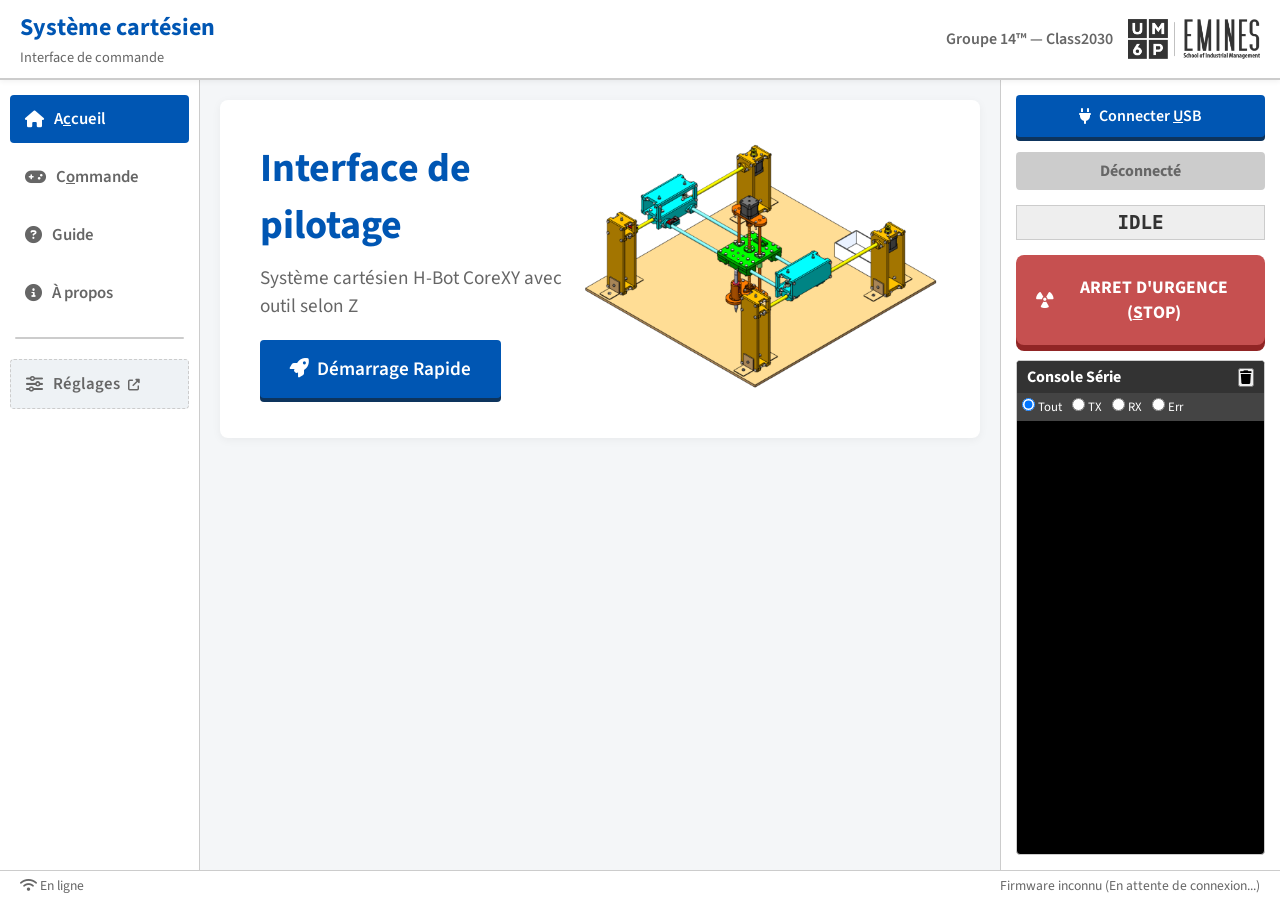
<file: index.html>
<!DOCTYPE html>
<html lang="fr">

<head>
    <meta charset="UTF-8">
    <meta name="viewport" content="width=device-width, initial-scale=1.0">
    <title>Système cartésien - Commande</title>
    <!-- Source Sans 3 -->
    <link href="https://fonts.googleapis.com/css2?family=Source+Sans+3:wght@400;600;700&display=swap" rel="stylesheet">
    <!-- FontAwesome (fallback via CSS si offline) -->
    <link rel="stylesheet" href="https://cdnjs.cloudflare.com/ajax/libs/font-awesome/6.4.0/css/all.min.css">
    <link rel="stylesheet" href="styles.css">
    <!-- favicon -->
    <link rel="icon" type="image/x-icon" href="assets/favicon.png">
</head>

<body>
    <!-- Notifications / Toasts -->
    <div id="toast-container"></div>

    <header>
        <div class="header-left">
            <h1>Système cartésien</h1>
            <p>Interface de commande</p>
        </div>
        <div class="header-right">
            <div class="team-info">Groupe 14™ — Class2030</div>
            <img src="assets/logo_emines.png" alt="UM6P EMINES" id="logo-emines" onerror="this.style.display='none'">
        </div>
    </header>

    <div class="main-container">
        <!-- Navigation -->
        <nav class="sidebar">
            <button id="nav-home" class="nav-btn active" title="Accueil principale">
                <i class="fas fa-home"></i> <span>A<u>c</u>cueil</span>
            </button>
            <button id="nav-command" class="nav-btn" title="Contrôle de la machine">
                <i class="fas fa-gamepad"></i> <span>C<u>o</u>mmande</span>
            </button>
            <button id="nav-guide" class="nav-btn" title="Guide d'utilisation">
                <i class="fas fa-question-circle"></i> <span>Guide</span>
            </button>
            <button id="nav-about" class="nav-btn" title="À propos de l'équipe">
                <i class="fas fa-info-circle"></i> <span>À propos</span>
            </button>
            <div class="nav-separator"></div>
            <button id="nav-settings" class="nav-btn btn-modal" title="Réglages et paramétrage (Fenêtre flottante)">
                <i class="fas fa-sliders-h"></i> <span>Réglages <i class="fas fa-external-link-alt"
                        style="font-size: 0.7em; margin-left: 5px;"></i></span>
            </button>
        </nav>

        <!-- Contenu des onglets principaux -->
        <main class="content-area">
            <!-- VUE : ACCUEIL -->
            <section id="view-home" class="view active">
                <div class="hero-section">
                    <div class="hero-text">
                        <h2 class="hero-title">Interface de pilotage</h2>
                        <p class="hero-subtitle">Système cartésien H-Bot CoreXY avec outil selon Z</p>
                        <div class="action-buttons mt-2">
                            <button id="btn-quickstart" class="btn btn-primary btn-lg"><i class="fas fa-rocket"></i>
                                Démarrage Rapide</button>
                        </div>
                    </div>
                    <div class="hero-image">
                        <img src="assets/rendu.png" alt="Rendu 3D" onerror="this.style.display='none'">
                    </div>
                </div>
            </section>

            <!-- VUE : COMMANDE -->
            <section id="view-command" class="view hidden">
                <div class="tabs">
                    <button class="tab-btn active" data-target="tab-auto"><i class="fas fa-print"></i> Traçage
                        (Auto)</button>
                    <button class="tab-btn" data-target="tab-manual"><i class="fas fa-arrows-alt"></i> Manuel
                        (Jog)</button>
                </div>

                <div class="tab-content active" id="tab-auto">
                    <div class="auto-tab-layout">

                        <!-- ═══════════════ LIGNE 1 : Import SVG + Support ═══════════════ -->
                        <div class="auto-row-top">
                            <!-- 1. Importation SVG -->
                            <div class="panel flex-1">
                                <h3><i class="fas fa-file-import"></i> 1. Importation SVG</h3>
                                <div class="file-upload">
                                    <input type="file" id="svg-file" accept=".svg">
                                    <label for="svg-file" class="btn btn-secondary">
                                        <i class="fas fa-upload"></i> Charger un SVG
                                    </label>
                                    <span id="file-name">Aucun fichier</span>
                                </div>
                                <div class="controls-group">
                                    <label><input type="checkbox" id="invert-y"> Inverser l'axe Y</label>
                                    <label>Long. min. segment : <input type="number" id="min-seg-length" value="0.5"
                                            step="0.1" min="0.1" max="10"> mm</label>
                                </div>
                                <div id="svg-stats" class="stats-box">
                                    <div class="stat-badge" id="badge-segments">
                                        <span class="stat-badge-label"><i class="fas fa-code-branch"></i>
                                            Segments</span>
                                        <span class="stat-badge-value" id="stat-segments">0</span>
                                    </div>
                                    <p id="warning-segments" class="stat-warning hidden"><i
                                            class="fas fa-exclamation-triangle"></i> &gt;10 000 segments &mdash; Risque
                                        de
                                        latence.</p>
                                    <div class="stat-badge stat-badge-eta" id="badge-eta">
                                        <span class="stat-badge-label"><i class="fas fa-clock"></i> ETA estimé</span>
                                        <span class="stat-badge-value" id="stat-eta">--:--</span>
                                    </div>
                                    <div class="stat-badge stat-badge-hatch" id="badge-hatch-segs"
                                        style="display:none;">
                                        <span class="stat-badge-label"><i class="fas fa-fill-drip"></i> Hachures</span>
                                        <span class="stat-badge-value" id="stat-hatch-segments">0</span>
                                    </div>
                                    <p id="stat-confirmed-line" class="hidden stat-confirmed">Confirmés : <span
                                            id="stat-confirmed-segs">0 / 0</span></p>
                                </div>
                                <!-- Coins extrémaux du SVG chargé -->
                                <div id="svg-bbox-info" class="svg-bbox-info" style="display:none;"></div>

                                <!-- Hachures de remplissage -->
                                <div class="hatch-group">
                                    <label class="hatch-toggle-label">
                                        <input type="checkbox" id="enable-hatch">
                                        <i class="fas fa-fill-drip"></i> Remplissage par hachures (<code>fill</code>)
                                    </label>
                                    <div id="hatch-options" class="hatch-options-panel hidden">
                                        <div class="form-group">
                                            <label>Type de hachures :</label>
                                            <select id="hatch-type">
                                                <option value="hatch">Hachures simples (45°)</option>
                                                <option value="crosshatch">Hachures croisées (45° + 135°)</option>
                                            </select>
                                        </div>
                                        <div class="form-group hatch-spacing-row">
                                            <div>
                                                <label>Espacement max <small class="text-muted">(zones claires)</small>
                                                    :</label>
                                                <span><input type="number" id="hatch-spacing" value="3" step="0.5"
                                                        min="0.5" max="10" style="width:55px;"> mm</span>
                                            </div>
                                            <div>
                                                <label>Espacement min <small class="text-muted">(zones sombres)</small>
                                                    :</label>
                                                <span><input type="number" id="hatch-spacing-min" value="0.35"
                                                        step="0.05" min="0.1" max="5" style="width:55px;"> mm</span>
                                            </div>
                                        </div>
                                        <div class="form-group">
                                            <label>Couleur de prévisualisation :</label>
                                            <select id="hatch-preview-color">
                                                <option value="blue" selected>&#x25A0; Bleu</option>
                                                <option value="cyan">&#x25A0; Bleu ciel</option>
                                                <option value="teal">&#x25A0; Sarcelle</option>
                                                <option value="green">&#x25A0; Vert</option>
                                                <option value="purple">&#x25A0; Violet</option>
                                                <option value="rose">&#x25A0; Rose</option>
                                                <option value="red">&#x25A0; Rouge</option>
                                                <option value="brown">&#x25A0; Marron</option>
                                                <option value="slate">&#x25A0; Ardoise</option>
                                                <option value="amber">&#x25A0; Ambre</option>
                                            </select>
                                        </div>
                                    </div>
                                </div>
                            </div>

                            <!-- 2. Support et Placement -->
                            <div class="panel flex-1">
                                <h3><i class="fas fa-scroll"></i> 2. Support et Placement</h3>

                                <!-- Format papier -->
                                <div class="form-group">
                                    <label>Format :</label>
                                    <select id="paper-format">
                                        <option value="A4">A4 (210×297 mm)</option>
                                        <option value="B5">B5 (176×250 mm)</option>
                                        <option value="A5">A5 (148×210 mm)</option>
                                        <option value="B6">B6 (125×176 mm)</option>
                                        <option value="A6">A6 (105×148 mm)</option>
                                        <option value="B7">B7 (88×125 mm)</option>
                                        <option value="A7">A7 (74×105 mm)</option>
                                        <option value="A8">A8 (52×74 mm)</option>
                                        <option value="CUSTOM">Personnalisé MAX (400×400)</option>
                                    </select>
                                </div>

                                <!-- Position + angle feuille -->
                                <div class="paper-position-group">
                                    <div class="paper-pos-row">
                                        <div class="form-group mini">
                                            <label>X feuille (mm)</label>
                                            <input type="number" id="paper-offset-x" value="0" step="1">
                                        </div>
                                        <div class="form-group mini">
                                            <label>Y feuille (mm)</label>
                                            <input type="number" id="paper-offset-y" value="0" step="1">
                                        </div>
                                        <div class="form-group mini">
                                            <label>Angle feuille (°)</label>
                                            <input type="number" id="paper-angle" value="0" step="0.5" min="-360"
                                                max="360">
                                        </div>
                                        <div class="paper-rot-btns">
                                            <button id="btn-paper-rot-ccw" class="btn btn-sm btn-secondary"
                                                title="Rotation −90°"><i class="fas fa-undo"></i> −90°</button>
                                            <button id="btn-paper-rot-cw" class="btn btn-sm btn-secondary"
                                                title="Rotation +90°"><i class="fas fa-redo"></i> +90°</button>
                                        </div>
                                    </div>
                                </div>

                                <!-- Tracé SVG : échelle + rotation -->
                                <div class="placement-controls mt-2">
                                    <div class="scale-rotation-row">
                                        <label>Échelle :
                                            <input type="number" id="scale-input" value="100" step="0.1" min="1"
                                                max="2000">
                                            %
                                        </label>
                                        <label>Rotation :
                                            <input type="number" id="rotation-input" value="0" step="0.5" min="-360"
                                                max="360"> °
                                        </label>
                                    </div>
                                    <div class="form-group">
                                        <label>Offset X (mm) :</label> <input type="number" id="offset-x" value="0"
                                            step="0.5">
                                    </div>
                                    <div class="form-group">
                                        <label>Offset Y (mm) :</label> <input type="number" id="offset-y" value="0"
                                            step="0.5">
                                    </div>
                                    <div class="magnet-row">
                                        <label class="magnet-label"
                                            title="Accroche le centre du tracé au centre de la feuille lors du déplacement">
                                            <input type="checkbox" id="magnet-snap" checked>
                                            <i class="fas fa-magnet"></i> Magnétisme tracé (centre feuille)
                                        </label>
                                        <label class="magnet-label"
                                            title="Accroche la feuille sur le centre et les coins de la zone de travail">
                                            <input type="checkbox" id="paper-magnet-snap" checked>
                                            <i class="fas fa-magnet"></i> Magnétisme feuille
                                        </label>
                                    </div>
                                    <div class="paper-center-row">
                                        <button id="btn-center-paper" class="btn btn-sm btn-secondary"
                                            title="Centrer la feuille dans la zone de travail">
                                            <i class="fas fa-crosshairs"></i> Centrer la feuille
                                        </button>
                                    </div>
                                    <small class="text-muted"><i class="fas fa-mouse-pointer"></i> Glissez le SVG &bull;
                                        Poignées pour redimensionner/tourner &bull; Glissez la feuille &bull;
                                        <kbd>Echap</kbd> masque/affiche les poignées.</small>
                                </div>
                            </div>
                        </div>

                        <!-- ═══════════════ LIGNE 2 : Canvas prévisualisation ═══════════════ -->
                        <div class="panel preview-panel">
                            <div class="preview-panel-header">
                                <h3><i class="fas fa-eye"></i> Prévisualisation</h3>
                                <button id="btn-open-preview-modal" class="btn btn-sm btn-secondary"
                                    title="Ouvrir en grand">
                                    <i class="fas fa-expand"></i> Agrandir
                                </button>
                            </div>
                            <div class="canvas-container" id="preview-wrapper">
                                <canvas id="preview-canvas" width="400" height="400"></canvas>
                            </div>
                        </div>

                    </div><!-- /.auto-tab-layout -->

                    <div class="action-panel">
                        <button id="btn-checklist" class="btn btn-warning"><i class="fas fa-clipboard-check"></i>
                            <span>Checklist avant tracé</span></button>
                        <button id="btn-start-auto" class="btn btn-success disabled" disabled
                            title="Démarrer le tracé [Shift+T]">
                            <i class="fas fa-play"></i> <span>Démarrer le <u>t</u>raçage</span>
                        </button>
                        <button id="btn-simulate" class="btn btn-simulate" title="Simuler le tracé sans carte physique"
                            disabled>
                            <i class="fas fa-vial"></i> <span>Simuler le tracé</span>
                        </button>
                        <button id="btn-pause-auto" class="btn btn-secondary disabled" disabled>
                            <i class="fas fa-pause"></i> <span>Pause</span>
                        </button>
                        <button id="btn-resume-auto" class="btn btn-secondary hidden">
                            <i class="fas fa-play"></i> <span>Reprendre</span>
                        </button>
                        <div class="progress-bar-container">
                            <div id="progress-bar" class="progress-bar" style="width: 0%;"></div>
                        </div>
                        <div id="plot-status-bar" class="plot-status-bar hidden">
                            <span class="twin-badge"><i class="fas fa-satellite-dish"></i> JUMEAU ACTIF</span>
                            <span>Segments confirmés : <strong id="plot-stat-segs">0</strong></span>
                            <span class="eta-label">ETA restant : <strong id="plot-stat-eta">--</strong></span>
                            <span id="pen-state-badge" class="pen-state-badge pen-up">
                                <i class="fas fa-arrow-up"></i> Stylo <strong>LEVÉ</strong>
                            </span>
                        </div>
                    </div>
                </div>




                <div class="tab-content hidden" id="tab-manual">
                    <div class="grid-2col">
                        <div class="panel d-pad-panel">
                            <h3><i class="fas fa-arrows-alt"></i> Panneau de Jogging</h3>
                            <div class="d-pad">
                                <div></div>
                                <button class="btn btn-jog" data-axis="Y" data-dir="1"><i
                                        class="fas fa-chevron-up"></i></button>
                                <div></div>
                                <button class="btn btn-jog" data-axis="X" data-dir="-1"><i
                                        class="fas fa-chevron-left"></i></button>
                                <button id="btn-homing" class="btn btn-primary btn-jog" title="Homing XY [Shift+H]"><i
                                        class="fas fa-home"></i></button>
                                <button class="btn btn-jog" data-axis="X" data-dir="1"><i
                                        class="fas fa-chevron-right"></i></button>
                                <div></div>
                                <button class="btn btn-jog" data-axis="Y" data-dir="-1"><i
                                        class="fas fa-chevron-down"></i></button>
                                <div></div>
                            </div>
                            <div class="jog-controls">
                                <label>Incrément :
                                    <select id="jog-step">
                                        <option value="0.1">0.1 mm</option>
                                        <option value="1">1 mm</option>
                                        <option value="10" selected>10 mm</option>
                                        <option value="50">50 mm</option>
                                    </select>
                                </label>
                            </div>
                        </div>

                        <div class="panel z-panel">
                            <h3><i class="fas fa-arrows-alt-v"></i> Axe Z (Stylo)</h3>
                            <div class="z-controls">
                                <button id="btn-z-up" class="btn btn-secondary"><i class="fas fa-arrow-up"></i> Monter
                                    Stylo</button>
                                <button id="btn-z-down" class="btn btn-secondary"><i class="fas fa-arrow-down"></i>
                                    Descendre Stylo</button>
                                <button id="btn-z-probe" class="btn btn-warning"><i class="fas fa-bullseye"></i>
                                    Calibration Z (Probing)</button>
                            </div>
                        </div>
                    </div>

                    <div class="panel absolute-panel mt-2">
                        <h3><i class="fas fa-crosshairs"></i> Aller à (Coordonnées Absolues)</h3>
                        <div class="absolute-controls"
                            style="display: flex; gap: 10px; align-items: flex-end; flex-wrap: wrap;">
                            <label style="display: flex; flex-direction: column;">X (mm) : <input type="number"
                                    id="abs-x" step="0.1" placeholder="ex: 100"></label>
                            <label style="display: flex; flex-direction: column;">Y (mm) : <input type="number"
                                    id="abs-y" step="0.1" placeholder="ex: 100"></label>
                            <label style="display: flex; flex-direction: column;">Z (mm) : <input type="number"
                                    id="abs-z" step="0.1" placeholder="ex: 10"></label>
                            <label style="display: flex; flex-direction: column;">Vitesse (RPM) : <input type="number"
                                    id="abs-v" value="60" step="1" placeholder="ex: 60"></label>
                            <button id="btn-go-abs" class="btn btn-primary" style="height: 40px; margin-bottom: 2px;"><i
                                    class="fas fa-paper-plane"></i> Aller</button>
                        </div>
                    </div>

                    <div class="panel layer-panel mt-2">
                        <h3><i class="fas fa-pen"></i> Zone de dessin libre</h3>
                        <div class="canvas-container free-draw">
                            <!-- TODO: Custom free draw canvas implementation -->
                            <p class="placeholder-text text-muted">Zone de dessin libre (drag & drop des calques) en
                                construction.</p>
                        </div>
                    </div>
                </div>
            </section>

            <!-- VUE : GUIDE -->
            <section id="view-guide" class="view hidden">
                <h2>Guide Rapide</h2>
                <div class="card">
                    <p>1. Connectez la machine via USB et cliquez sur "Connecter <u>U</u>SB".</p>
                    <p>2. Réalisez un Homing (retour aux origines) pour calibrer les axes X et Y.</p>
                    <p>3. Effectuez une Calibration Z (si besoin) pour définir la hauteur du papier.</p>
                    <p>4. Dans l'onglet "Traçage", importez un fichier SVG et configurez le papier.</p>
                    <p>5. Complétez la checklist et lancez le tracé !</p>
                    <a href="https://samy-y.github.io/projet2_groupe14/help/" target="_blank"
                        class="btn btn-primary mt-2">
                        <i class="fas fa-book"></i> Voir la documentation complète (MkDocs)
                    </a>
                </div>
            </section>

            <!-- VUE : À PROPOS -->
            <section id="view-about" class="view hidden">
                <div class="content-header">
                    <h2><i class="fas fa-users"></i> À Propos de l'équipe</h2>
                </div>
                <div class="card team-card">
                    <h3>Groupe 14 — Class2030 (UM6P-EMINES)</h3>
                    <ul class="team-list">
                        <li><i class="fas fa-user-graduate"></i> Samy Youssoufine</li>
                        <li><i class="fas fa-user-graduate"></i> Soufiane Bourghel</li>
                        <li><i class="fas fa-user-graduate"></i> Riham Boughrara</li>
                        <li><i class="fas fa-user-graduate"></i> Rita Tamma</li>
                    </ul>
                    <p class="mt-2 text-muted"><i class="fas fa-microchip"></i> Projet d'ingénierie (P2) CPI-1A :
                        Système cartésien robotisé.</p>
                </div>
            </section>

        </main>

        <!-- Panneau latéral / Sécurité -->
        <aside class="right-panel">
            <button id="btn-connect" class="btn btn-primary btn-full"
                title="Connecter la carte via WebSerial [Shift+U]">
                <i class="fas fa-plug"></i> <span>Connecter <u>U</u>SB</span>
            </button>
            <div id="connection-status" class="status-badge disconnected">Déconnecté</div>
            <div id="machine-state" class="machine-state">IDLE</div>
            <button id="btn-clear-error" class="btn btn-clear-error hidden"
                title="Acquitter l'erreur et repasser en IDLE">
                <i class="fas fa-check-circle"></i> <span>Erreur corrigée</span>
            </button>

            <button id="btn-estop" class="btn btn-danger btn-estop" title="ARRET D'URGENCE [Shift+S]">
                <i class="fas fa-radiation"></i> <span>ARRET D'URGENCE (<u>S</u>TOP)</span>
            </button>

            <!-- Console -->
            <div class="serial-console">
                <div class="console-header">
                    <h4>Console Série</h4>
                    <button class="btn-icon" id="btn-clear-console" title="Vider la console"><i
                            class="fas fa-trash"></i></button>
                </div>
                <div class="console-filters">
                    <label><input type="radio" name="c-filter" value="all" checked> Tout</label>
                    <label><input type="radio" name="c-filter" value="tx"> TX</label>
                    <label><input type="radio" name="c-filter" value="rx"> RX</label>
                    <label><input type="radio" name="c-filter" value="err"> Err</label>
                </div>
                <div id="console-output" class="console-output"></div>
            </div>
        </aside>
    </div>

    <!-- Modale Prévisualisation (zoom) -->
    <div id="modal-preview" class="modal hidden">
        <div class="modal-content modal-preview-content">
            <div class="modal-header">
                <h2><i class="fas fa-eye"></i> Prévisualisation — Zoom &amp; Pan</h2>
                <button class="btn-close" id="btn-close-preview-modal"><i class="fas fa-times"></i></button>
            </div>
            <div class="modal-body preview-modal-body">
                <canvas id="modal-canvas" width="800" height="800"
                    style="cursor:grab;display:block;margin:auto;max-width:100%;max-height:72vh;background:#e9ecef;border-radius:6px;"></canvas>
                <small class="text-muted mt-2 d-block text-center"><i class="fas fa-mouse-pointer"></i> Molette pour
                    zoomer &bull; Cliquer-glisser pour déplacer &bull; <kbd>Echap</kbd> pour fermer</small>
            </div>
        </div>
    </div>

    <!-- Modale Confirmation Hors-limites -->
    <div id="modal-overflow-confirm" class="modal hidden">
        <div class="modal-content modal-overflow-content">
            <div class="modal-header modal-header-warning">
                <h2><i class="fas fa-exclamation-triangle"></i> Tracé hors limites</h2>
                <button class="btn-close" id="btn-close-overflow"><i class="fas fa-times"></i></button>
            </div>
            <div class="modal-body">
                <p style="font-size:1.05rem;">Le SVG dépasse les bords de la feuille de papier sélectionnée ou de
                    l'enveloppe physique de la machine.</p>
                <p class="mt-2 text-muted">Voulez-vous quand même lancer le tracé ? Les parties hors-limite risquent de
                    forcer les butées mécaniques.</p>
            </div>
            <div class="modal-footer" style="justify-content: center; gap: 15px;">
                <button id="btn-overflow-cancel" class="btn btn-secondary"><i class="fas fa-times"></i> Annuler</button>
                <button id="btn-overflow-confirm" class="btn btn-danger"><i class="fas fa-print"></i> Lancer quand
                    même</button>
            </div>
        </div>
    </div>

    <!-- Modale de configuration -->
    <div id="modal-settings" class="modal hidden">
        <div class="modal-content">
            <div class="modal-header">
                <h2><i class="fas fa-cog"></i> Configuration Système</h2>
                <button class="btn-close" id="btn-close-settings"><i class="fas fa-times"></i></button>
            </div>
            <div class="modal-body">
                <div class="form-group">
                    <label>Enveloppe X_MAX (mm) : <input type="number" id="cfg-xmax" value="400"></label>
                </div>
                <div class="form-group">
                    <label>Enveloppe Y_MAX (mm) : <input type="number" id="cfg-ymax" value="400"></label>
                </div>
                <div class="form-group">
                    <label>Enveloppe Z_MAX (mm) : <input type="number" id="cfg-zmax" value="100"></label>
                </div>
                <hr>
                <div class="form-group">
                    <label>Vitesse Rapide G0 (RPM) : <input type="number" id="cfg-vfast" value="100"></label>
                </div>
                <div class="form-group">
                    <label>Vitesse Tracé G1 (RPM) : <input type="number" id="cfg-vdraw" value="40"></label>
                </div>
                <div class="form-group">
                    <label>Hauteur Z "PLUME LEVÉE" (mm) <small class="text-muted">(proche de 0, origine haute)</small> :
                        <input type="number" id="cfg-zup" value="0"></label>
                </div>
                <div class="form-group">
                    <label>Hauteur Z "PLUME BAISSÉE" (mm) <small class="text-muted">(delta positif = descente vers
                            papier, ex: 10)</small> : <input type="number" id="cfg-zdown" value="10"></label>
                </div>
                <hr>
                <div class="form-group">
                    <label>Coefficient Calibration X/Y : <input type="number" id="cfg-calib" value="1.000"
                            step="0.001"></label>
                </div>
            </div>
            <div class="modal-footer">
                <button id="btn-save-settings" class="btn btn-primary">Sauvegarder</button>
            </div>
        </div>
    </div>

    <!-- Modale Checklist -->
    <div id="modal-checklist" class="modal hidden">
        <div class="modal-content">
            <div class="modal-header">
                <h2>Pre-Flight Checklist</h2>
                <button class="btn-close" id="btn-close-checklist"><i class="fas fa-times"></i></button>
            </div>
            <div class="modal-body">
                <label class="checklist-item"><input type="checkbox" id="chk-power"> Moteurs sous tension ?</label>
                <label class="checklist-item"><input type="checkbox" id="chk-pen"> Stylo monté ?</label>
                <label class="checklist-item"><input type="checkbox" id="chk-clear"> Origine dégagée ?</label>
            </div>
            <div class="modal-footer">
                <button id="btn-validate-checklist" class="btn btn-success" disabled>Valider & Mettre en
                    attente</button>
            </div>
        </div>
    </div>

    <!-- Modale Calibration Z -->
    <div id="modal-z-probe" class="modal hidden">
        <div class="modal-content">
            <div class="modal-header">
                <h2><i class="fas fa-bullseye"></i> Calibration Z (Manuel)</h2>
                <button class="btn-close" id="btn-close-z-probe"><i class="fas fa-times"></i></button>
            </div>
            <div class="modal-body text-center">
                <p>Ajustez finement la hauteur du stylo pour définir les positions de tracé et de dégagement.</p>
                <!-- small note -->
                <span class="text-muted">Un déplacement <i>positif</i> selon Z représente une <i>descente</i> du
                    stylo.</span>


                <h3 class="mt-2" style="font-size: 2em; margin: 10px 0;">Z = <span id="probe-z-val">--</span> mm</h3>

                <div class="jog-controls mt-2" style="justify-content: center; gap: 10px; display: flex;">
                    <div style="display: flex; flex-direction: column; gap: 5px;">
                        <button class="btn btn-secondary btn-jog-z" data-val="10"><i
                                class="fas fa-angle-double-down"></i>
                            +10 mm</button>
                        <button class="btn btn-secondary btn-jog-z" data-val="1"><i class="fas fa-angle-down"></i> +1
                            mm</button>
                        <button class="btn btn-secondary btn-jog-z" data-val="0.1"><i class="fas fa-chevron-down"></i>
                            +0.1 mm</button>
                    </div>
                    <div style="display: flex; flex-direction: column; gap: 5px;">
                        <button class="btn btn-secondary btn-jog-z" data-val="-0.1"><i class="fas fa-chevron-up"></i>
                            -0.1 mm</button>
                        <button class="btn btn-secondary btn-jog-z" data-val="-1"><i class="fas fa-angle-up"></i> -1
                            mm</button>
                        <button class="btn btn-secondary btn-jog-z" data-val="-10"><i
                                class="fas fa-angle-double-up"></i> -10 mm</button>
                    </div>
                </div>

                <div class="mt-2" style="display: flex; gap: 10px; justify-content: center;">
                    <button class="btn btn-primary" id="btn-set-z-down"><i class="fas fa-pen-nib"></i> Définir Z "Stylo
                        Baissé"</button>
                    <button class="btn btn-primary" id="btn-set-z-up"><i class="fas fa-arrow-up"></i> Définir Z "Stylo
                        Levé"</button>
                </div>
            </div>
            <div class="modal-footer">
                <button id="btn-done-z-probe" class="btn btn-success">Terminer</button>
            </div>
        </div>
    </div>

    <!-- Footer pour Télémétrie -->
    <footer>
        <div id="network-status"><i class="fas fa-wifi"></i> En ligne</div>
        <div id="firmware-version">Firmware inconnu (En attente de connexion...)</div>
    </footer>

    <!-- Audio pour les alertes (Google Material Sound placeholders ou beep de l'API web audio générés) -->
    <!-- Scripts -->
    <script src="app.js"></script>
</body>

</html>
</file>
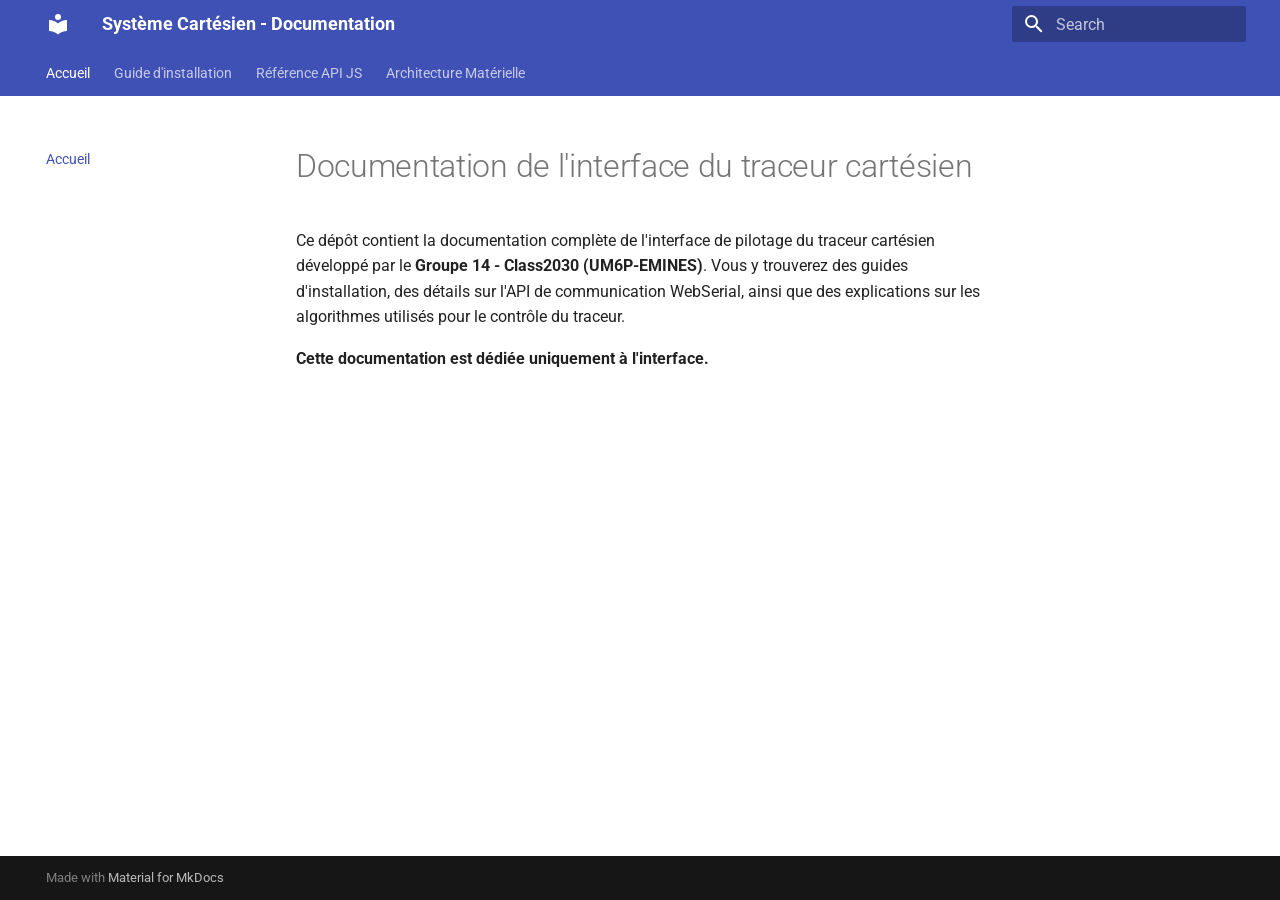
<file: help/index.html>
<!doctype html>
<html lang="en" class="no-js">
  <head>
    
      <meta charset="utf-8">
      <meta name="viewport" content="width=device-width,initial-scale=1">
      
      
        <meta name="author" content="Groupe 14 Class2030">
      
      
        <link rel="canonical" href="https://samy-y.github.io/projet2_groupe14/help/">
      
      
      
        <link rel="next" href="install/">
      
      
        
      
      
      <link rel="icon" href="assets/images/favicon.png">
      <meta name="generator" content="mkdocs-1.6.1, mkdocs-material-9.7.6">
    
    
      
        <title>Système Cartésien - Documentation</title>
      
    
    
      <link rel="stylesheet" href="assets/stylesheets/main.484c7ddc.min.css">
      
      


    
    
      
    
    
      
        
        
        <link rel="preconnect" href="https://fonts.gstatic.com" crossorigin>
        <link rel="stylesheet" href="https://fonts.googleapis.com/css?family=Roboto:300,300i,400,400i,700,700i%7CRoboto+Mono:400,400i,700,700i&display=fallback">
        <style>:root{--md-text-font:"Roboto";--md-code-font:"Roboto Mono"}</style>
      
    
    
    <script>__md_scope=new URL(".",location),__md_hash=e=>[...e].reduce(((e,_)=>(e<<5)-e+_.charCodeAt(0)),0),__md_get=(e,_=localStorage,t=__md_scope)=>JSON.parse(_.getItem(t.pathname+"."+e)),__md_set=(e,_,t=localStorage,a=__md_scope)=>{try{t.setItem(a.pathname+"."+e,JSON.stringify(_))}catch(e){}}</script>
    
      

    
    
  </head>
  
  
    <body dir="ltr">
  
    
    <input class="md-toggle" data-md-toggle="drawer" type="checkbox" id="__drawer" autocomplete="off">
    <input class="md-toggle" data-md-toggle="search" type="checkbox" id="__search" autocomplete="off">
    <label class="md-overlay" for="__drawer"></label>
    <div data-md-component="skip">
      
        
        <a href="#documentation-de-linterface-du-traceur-cartesien" class="md-skip">
          Skip to content
        </a>
      
    </div>
    <div data-md-component="announce">
      
    </div>
    
    
      

<header class="md-header" data-md-component="header">
  <nav class="md-header__inner md-grid" aria-label="Header">
    <a href="." title="Système Cartésien - Documentation" class="md-header__button md-logo" aria-label="Système Cartésien - Documentation" data-md-component="logo">
      
  
  <svg xmlns="http://www.w3.org/2000/svg" viewBox="0 0 24 24"><path d="M12 8a3 3 0 0 0 3-3 3 3 0 0 0-3-3 3 3 0 0 0-3 3 3 3 0 0 0 3 3m0 3.54C9.64 9.35 6.5 8 3 8v11c3.5 0 6.64 1.35 9 3.54 2.36-2.19 5.5-3.54 9-3.54V8c-3.5 0-6.64 1.35-9 3.54"/></svg>

    </a>
    <label class="md-header__button md-icon" for="__drawer">
      
      <svg xmlns="http://www.w3.org/2000/svg" viewBox="0 0 24 24"><path d="M3 6h18v2H3zm0 5h18v2H3zm0 5h18v2H3z"/></svg>
    </label>
    <div class="md-header__title" data-md-component="header-title">
      <div class="md-header__ellipsis">
        <div class="md-header__topic">
          <span class="md-ellipsis">
            Système Cartésien - Documentation
          </span>
        </div>
        <div class="md-header__topic" data-md-component="header-topic">
          <span class="md-ellipsis">
            
              Accueil
            
          </span>
        </div>
      </div>
    </div>
    
    
      <script>var palette=__md_get("__palette");if(palette&&palette.color){if("(prefers-color-scheme)"===palette.color.media){var media=matchMedia("(prefers-color-scheme: light)"),input=document.querySelector(media.matches?"[data-md-color-media='(prefers-color-scheme: light)']":"[data-md-color-media='(prefers-color-scheme: dark)']");palette.color.media=input.getAttribute("data-md-color-media"),palette.color.scheme=input.getAttribute("data-md-color-scheme"),palette.color.primary=input.getAttribute("data-md-color-primary"),palette.color.accent=input.getAttribute("data-md-color-accent")}for(var[key,value]of Object.entries(palette.color))document.body.setAttribute("data-md-color-"+key,value)}</script>
    
    
    
      
      
        <label class="md-header__button md-icon" for="__search">
          
          <svg xmlns="http://www.w3.org/2000/svg" viewBox="0 0 24 24"><path d="M9.5 3A6.5 6.5 0 0 1 16 9.5c0 1.61-.59 3.09-1.56 4.23l.27.27h.79l5 5-1.5 1.5-5-5v-.79l-.27-.27A6.52 6.52 0 0 1 9.5 16 6.5 6.5 0 0 1 3 9.5 6.5 6.5 0 0 1 9.5 3m0 2C7 5 5 7 5 9.5S7 14 9.5 14 14 12 14 9.5 12 5 9.5 5"/></svg>
        </label>
        <div class="md-search" data-md-component="search" role="dialog">
  <label class="md-search__overlay" for="__search"></label>
  <div class="md-search__inner" role="search">
    <form class="md-search__form" name="search">
      <input type="text" class="md-search__input" name="query" aria-label="Search" placeholder="Search" autocapitalize="off" autocorrect="off" autocomplete="off" spellcheck="false" data-md-component="search-query" required>
      <label class="md-search__icon md-icon" for="__search">
        
        <svg xmlns="http://www.w3.org/2000/svg" viewBox="0 0 24 24"><path d="M9.5 3A6.5 6.5 0 0 1 16 9.5c0 1.61-.59 3.09-1.56 4.23l.27.27h.79l5 5-1.5 1.5-5-5v-.79l-.27-.27A6.52 6.52 0 0 1 9.5 16 6.5 6.5 0 0 1 3 9.5 6.5 6.5 0 0 1 9.5 3m0 2C7 5 5 7 5 9.5S7 14 9.5 14 14 12 14 9.5 12 5 9.5 5"/></svg>
        
        <svg xmlns="http://www.w3.org/2000/svg" viewBox="0 0 24 24"><path d="M20 11v2H8l5.5 5.5-1.42 1.42L4.16 12l7.92-7.92L13.5 5.5 8 11z"/></svg>
      </label>
      <nav class="md-search__options" aria-label="Search">
        
        <button type="reset" class="md-search__icon md-icon" title="Clear" aria-label="Clear" tabindex="-1">
          
          <svg xmlns="http://www.w3.org/2000/svg" viewBox="0 0 24 24"><path d="M19 6.41 17.59 5 12 10.59 6.41 5 5 6.41 10.59 12 5 17.59 6.41 19 12 13.41 17.59 19 19 17.59 13.41 12z"/></svg>
        </button>
      </nav>
      
    </form>
    <div class="md-search__output">
      <div class="md-search__scrollwrap" tabindex="0" data-md-scrollfix>
        <div class="md-search-result" data-md-component="search-result">
          <div class="md-search-result__meta">
            Initializing search
          </div>
          <ol class="md-search-result__list" role="presentation"></ol>
        </div>
      </div>
    </div>
  </div>
</div>
      
    
    
  </nav>
  
</header>
    
    <div class="md-container" data-md-component="container">
      
      
        
          
            
<nav class="md-tabs" aria-label="Tabs" data-md-component="tabs">
  <div class="md-grid">
    <ul class="md-tabs__list">
      
        
  
  
  
    
  
  
    <li class="md-tabs__item md-tabs__item--active">
      <a href="." class="md-tabs__link">
        
  
  
    
  
  Accueil

      </a>
    </li>
  

      
        
  
  
  
  
    <li class="md-tabs__item">
      <a href="install/" class="md-tabs__link">
        
  
  
    
  
  Guide d'installation

      </a>
    </li>
  

      
        
  
  
  
  
    <li class="md-tabs__item">
      <a href="api/" class="md-tabs__link">
        
  
  
    
  
  Référence API JS

      </a>
    </li>
  

      
        
  
  
  
  
    <li class="md-tabs__item">
      <a href="architecture/" class="md-tabs__link">
        
  
  
    
  
  Architecture Matérielle

      </a>
    </li>
  

      
    </ul>
  </div>
</nav>
          
        
      
      <main class="md-main" data-md-component="main">
        <div class="md-main__inner md-grid">
          
            
              
              <div class="md-sidebar md-sidebar--primary" data-md-component="sidebar" data-md-type="navigation" >
                <div class="md-sidebar__scrollwrap">
                  <div class="md-sidebar__inner">
                    


  


<nav class="md-nav md-nav--primary md-nav--lifted" aria-label="Navigation" data-md-level="0">
  <label class="md-nav__title" for="__drawer">
    <a href="." title="Système Cartésien - Documentation" class="md-nav__button md-logo" aria-label="Système Cartésien - Documentation" data-md-component="logo">
      
  
  <svg xmlns="http://www.w3.org/2000/svg" viewBox="0 0 24 24"><path d="M12 8a3 3 0 0 0 3-3 3 3 0 0 0-3-3 3 3 0 0 0-3 3 3 3 0 0 0 3 3m0 3.54C9.64 9.35 6.5 8 3 8v11c3.5 0 6.64 1.35 9 3.54 2.36-2.19 5.5-3.54 9-3.54V8c-3.5 0-6.64 1.35-9 3.54"/></svg>

    </a>
    Système Cartésien - Documentation
  </label>
  
  <ul class="md-nav__list" data-md-scrollfix>
    
      
      
  
  
    
  
  
  
    <li class="md-nav__item md-nav__item--active">
      
      <input class="md-nav__toggle md-toggle" type="checkbox" id="__toc">
      
      
        
      
      
      <a href="." class="md-nav__link md-nav__link--active">
        
  
  
  <span class="md-ellipsis">
    
  
    Accueil
  

    
  </span>
  
  

      </a>
      
    </li>
  

    
      
      
  
  
  
  
    <li class="md-nav__item">
      <a href="install/" class="md-nav__link">
        
  
  
  <span class="md-ellipsis">
    
  
    Guide d'installation
  

    
  </span>
  
  

      </a>
    </li>
  

    
      
      
  
  
  
  
    <li class="md-nav__item">
      <a href="api/" class="md-nav__link">
        
  
  
  <span class="md-ellipsis">
    
  
    Référence API JS
  

    
  </span>
  
  

      </a>
    </li>
  

    
      
      
  
  
  
  
    <li class="md-nav__item">
      <a href="architecture/" class="md-nav__link">
        
  
  
  <span class="md-ellipsis">
    
  
    Architecture Matérielle
  

    
  </span>
  
  

      </a>
    </li>
  

    
  </ul>
</nav>
                  </div>
                </div>
              </div>
            
            
              
              <div class="md-sidebar md-sidebar--secondary" data-md-component="sidebar" data-md-type="toc" >
                <div class="md-sidebar__scrollwrap">
                  <div class="md-sidebar__inner">
                    

<nav class="md-nav md-nav--secondary" aria-label="Table of contents">
  
  
  
    
  
  
</nav>
                  </div>
                </div>
              </div>
            
          
          
            <div class="md-content" data-md-component="content">
              
              <article class="md-content__inner md-typeset">
                
                  



<h1 id="documentation-de-linterface-du-traceur-cartesien">Documentation de l'interface du traceur cartésien</h1>
<p>Ce dépôt contient la documentation complète de l'interface de pilotage du traceur cartésien développé par le <strong>Groupe 14 - Class2030 (UM6P-EMINES)</strong>. Vous y trouverez des guides d'installation, des détails sur l'API de communication WebSerial, ainsi que des explications sur les algorithmes utilisés pour le contrôle du traceur.</p>
<p><strong>Cette documentation est dédiée uniquement à l'interface.</strong></p>












                
              </article>
            </div>
          
          
<script>var target=document.getElementById(location.hash.slice(1));target&&target.name&&(target.checked=target.name.startsWith("__tabbed_"))</script>
        </div>
        
      </main>
      
        <footer class="md-footer">
  
  <div class="md-footer-meta md-typeset">
    <div class="md-footer-meta__inner md-grid">
      <div class="md-copyright">
  
  
    Made with
    <a href="https://squidfunk.github.io/mkdocs-material/" target="_blank" rel="noopener">
      Material for MkDocs
    </a>
  
</div>
      
    </div>
  </div>
</footer>
      
    </div>
    <div class="md-dialog" data-md-component="dialog">
      <div class="md-dialog__inner md-typeset"></div>
    </div>
    
    
    
      
      
      <script id="__config" type="application/json">{"annotate": null, "base": ".", "features": ["navigation.tabs", "navigation.indexes"], "search": "assets/javascripts/workers/search.2c215733.min.js", "tags": null, "translations": {"clipboard.copied": "Copied to clipboard", "clipboard.copy": "Copy to clipboard", "search.result.more.one": "1 more on this page", "search.result.more.other": "# more on this page", "search.result.none": "No matching documents", "search.result.one": "1 matching document", "search.result.other": "# matching documents", "search.result.placeholder": "Type to start searching", "search.result.term.missing": "Missing", "select.version": "Select version"}, "version": null}</script>
    
    
      <script src="assets/javascripts/bundle.79ae519e.min.js"></script>
      
    
  </body>
</html>
</file>
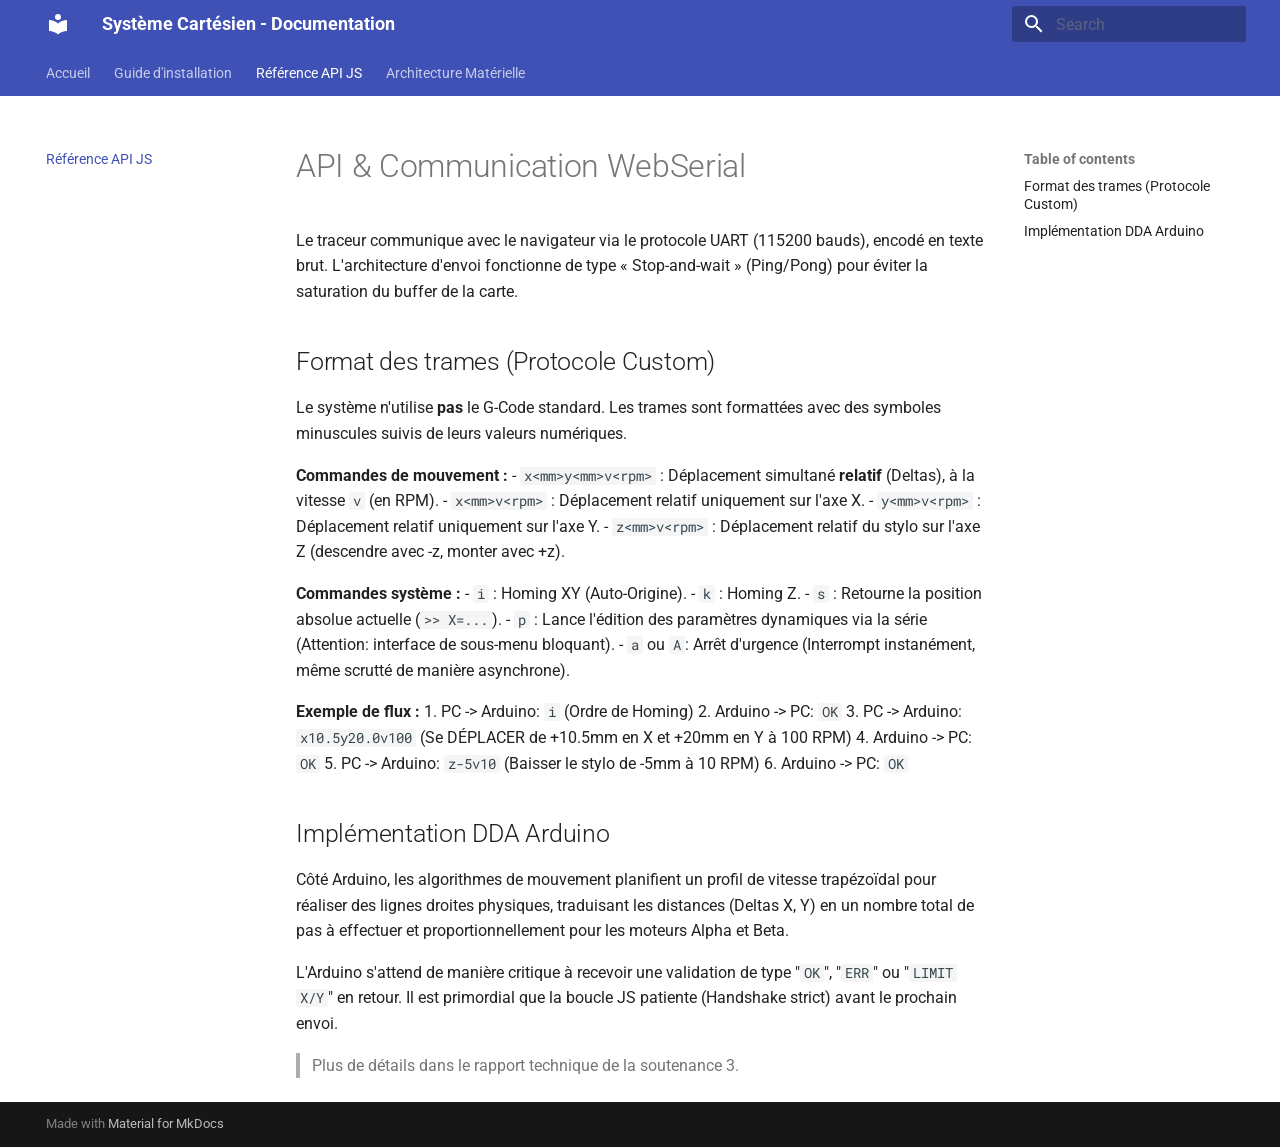
<file: help/api/index.html>
<!doctype html>
<html lang="en" class="no-js">
  <head>
    
      <meta charset="utf-8">
      <meta name="viewport" content="width=device-width,initial-scale=1">
      
      
        <meta name="author" content="Groupe 14 Class2030">
      
      
        <link rel="canonical" href="https://samy-y.github.io/projet2_groupe14/help/api/">
      
      
        <link rel="prev" href="../install/">
      
      
        <link rel="next" href="../architecture/">
      
      
        
      
      
      <link rel="icon" href="../assets/images/favicon.png">
      <meta name="generator" content="mkdocs-1.6.1, mkdocs-material-9.7.6">
    
    
      
        <title>Référence API JS - Système Cartésien - Documentation</title>
      
    
    
      <link rel="stylesheet" href="../assets/stylesheets/main.484c7ddc.min.css">
      
      


    
    
      
    
    
      
        
        
        <link rel="preconnect" href="https://fonts.gstatic.com" crossorigin>
        <link rel="stylesheet" href="https://fonts.googleapis.com/css?family=Roboto:300,300i,400,400i,700,700i%7CRoboto+Mono:400,400i,700,700i&display=fallback">
        <style>:root{--md-text-font:"Roboto";--md-code-font:"Roboto Mono"}</style>
      
    
    
    <script>__md_scope=new URL("..",location),__md_hash=e=>[...e].reduce(((e,_)=>(e<<5)-e+_.charCodeAt(0)),0),__md_get=(e,_=localStorage,t=__md_scope)=>JSON.parse(_.getItem(t.pathname+"."+e)),__md_set=(e,_,t=localStorage,a=__md_scope)=>{try{t.setItem(a.pathname+"."+e,JSON.stringify(_))}catch(e){}}</script>
    
      

    
    
  </head>
  
  
    <body dir="ltr">
  
    
    <input class="md-toggle" data-md-toggle="drawer" type="checkbox" id="__drawer" autocomplete="off">
    <input class="md-toggle" data-md-toggle="search" type="checkbox" id="__search" autocomplete="off">
    <label class="md-overlay" for="__drawer"></label>
    <div data-md-component="skip">
      
        
        <a href="#api-communication-webserial" class="md-skip">
          Skip to content
        </a>
      
    </div>
    <div data-md-component="announce">
      
    </div>
    
    
      

<header class="md-header" data-md-component="header">
  <nav class="md-header__inner md-grid" aria-label="Header">
    <a href=".." title="Système Cartésien - Documentation" class="md-header__button md-logo" aria-label="Système Cartésien - Documentation" data-md-component="logo">
      
  
  <svg xmlns="http://www.w3.org/2000/svg" viewBox="0 0 24 24"><path d="M12 8a3 3 0 0 0 3-3 3 3 0 0 0-3-3 3 3 0 0 0-3 3 3 3 0 0 0 3 3m0 3.54C9.64 9.35 6.5 8 3 8v11c3.5 0 6.64 1.35 9 3.54 2.36-2.19 5.5-3.54 9-3.54V8c-3.5 0-6.64 1.35-9 3.54"/></svg>

    </a>
    <label class="md-header__button md-icon" for="__drawer">
      
      <svg xmlns="http://www.w3.org/2000/svg" viewBox="0 0 24 24"><path d="M3 6h18v2H3zm0 5h18v2H3zm0 5h18v2H3z"/></svg>
    </label>
    <div class="md-header__title" data-md-component="header-title">
      <div class="md-header__ellipsis">
        <div class="md-header__topic">
          <span class="md-ellipsis">
            Système Cartésien - Documentation
          </span>
        </div>
        <div class="md-header__topic" data-md-component="header-topic">
          <span class="md-ellipsis">
            
              Référence API JS
            
          </span>
        </div>
      </div>
    </div>
    
    
      <script>var palette=__md_get("__palette");if(palette&&palette.color){if("(prefers-color-scheme)"===palette.color.media){var media=matchMedia("(prefers-color-scheme: light)"),input=document.querySelector(media.matches?"[data-md-color-media='(prefers-color-scheme: light)']":"[data-md-color-media='(prefers-color-scheme: dark)']");palette.color.media=input.getAttribute("data-md-color-media"),palette.color.scheme=input.getAttribute("data-md-color-scheme"),palette.color.primary=input.getAttribute("data-md-color-primary"),palette.color.accent=input.getAttribute("data-md-color-accent")}for(var[key,value]of Object.entries(palette.color))document.body.setAttribute("data-md-color-"+key,value)}</script>
    
    
    
      
      
        <label class="md-header__button md-icon" for="__search">
          
          <svg xmlns="http://www.w3.org/2000/svg" viewBox="0 0 24 24"><path d="M9.5 3A6.5 6.5 0 0 1 16 9.5c0 1.61-.59 3.09-1.56 4.23l.27.27h.79l5 5-1.5 1.5-5-5v-.79l-.27-.27A6.52 6.52 0 0 1 9.5 16 6.5 6.5 0 0 1 3 9.5 6.5 6.5 0 0 1 9.5 3m0 2C7 5 5 7 5 9.5S7 14 9.5 14 14 12 14 9.5 12 5 9.5 5"/></svg>
        </label>
        <div class="md-search" data-md-component="search" role="dialog">
  <label class="md-search__overlay" for="__search"></label>
  <div class="md-search__inner" role="search">
    <form class="md-search__form" name="search">
      <input type="text" class="md-search__input" name="query" aria-label="Search" placeholder="Search" autocapitalize="off" autocorrect="off" autocomplete="off" spellcheck="false" data-md-component="search-query" required>
      <label class="md-search__icon md-icon" for="__search">
        
        <svg xmlns="http://www.w3.org/2000/svg" viewBox="0 0 24 24"><path d="M9.5 3A6.5 6.5 0 0 1 16 9.5c0 1.61-.59 3.09-1.56 4.23l.27.27h.79l5 5-1.5 1.5-5-5v-.79l-.27-.27A6.52 6.52 0 0 1 9.5 16 6.5 6.5 0 0 1 3 9.5 6.5 6.5 0 0 1 9.5 3m0 2C7 5 5 7 5 9.5S7 14 9.5 14 14 12 14 9.5 12 5 9.5 5"/></svg>
        
        <svg xmlns="http://www.w3.org/2000/svg" viewBox="0 0 24 24"><path d="M20 11v2H8l5.5 5.5-1.42 1.42L4.16 12l7.92-7.92L13.5 5.5 8 11z"/></svg>
      </label>
      <nav class="md-search__options" aria-label="Search">
        
        <button type="reset" class="md-search__icon md-icon" title="Clear" aria-label="Clear" tabindex="-1">
          
          <svg xmlns="http://www.w3.org/2000/svg" viewBox="0 0 24 24"><path d="M19 6.41 17.59 5 12 10.59 6.41 5 5 6.41 10.59 12 5 17.59 6.41 19 12 13.41 17.59 19 19 17.59 13.41 12z"/></svg>
        </button>
      </nav>
      
    </form>
    <div class="md-search__output">
      <div class="md-search__scrollwrap" tabindex="0" data-md-scrollfix>
        <div class="md-search-result" data-md-component="search-result">
          <div class="md-search-result__meta">
            Initializing search
          </div>
          <ol class="md-search-result__list" role="presentation"></ol>
        </div>
      </div>
    </div>
  </div>
</div>
      
    
    
  </nav>
  
</header>
    
    <div class="md-container" data-md-component="container">
      
      
        
          
            
<nav class="md-tabs" aria-label="Tabs" data-md-component="tabs">
  <div class="md-grid">
    <ul class="md-tabs__list">
      
        
  
  
  
  
    <li class="md-tabs__item">
      <a href=".." class="md-tabs__link">
        
  
  
    
  
  Accueil

      </a>
    </li>
  

      
        
  
  
  
  
    <li class="md-tabs__item">
      <a href="../install/" class="md-tabs__link">
        
  
  
    
  
  Guide d'installation

      </a>
    </li>
  

      
        
  
  
  
    
  
  
    <li class="md-tabs__item md-tabs__item--active">
      <a href="./" class="md-tabs__link">
        
  
  
    
  
  Référence API JS

      </a>
    </li>
  

      
        
  
  
  
  
    <li class="md-tabs__item">
      <a href="../architecture/" class="md-tabs__link">
        
  
  
    
  
  Architecture Matérielle

      </a>
    </li>
  

      
    </ul>
  </div>
</nav>
          
        
      
      <main class="md-main" data-md-component="main">
        <div class="md-main__inner md-grid">
          
            
              
              <div class="md-sidebar md-sidebar--primary" data-md-component="sidebar" data-md-type="navigation" >
                <div class="md-sidebar__scrollwrap">
                  <div class="md-sidebar__inner">
                    


  


<nav class="md-nav md-nav--primary md-nav--lifted" aria-label="Navigation" data-md-level="0">
  <label class="md-nav__title" for="__drawer">
    <a href=".." title="Système Cartésien - Documentation" class="md-nav__button md-logo" aria-label="Système Cartésien - Documentation" data-md-component="logo">
      
  
  <svg xmlns="http://www.w3.org/2000/svg" viewBox="0 0 24 24"><path d="M12 8a3 3 0 0 0 3-3 3 3 0 0 0-3-3 3 3 0 0 0-3 3 3 3 0 0 0 3 3m0 3.54C9.64 9.35 6.5 8 3 8v11c3.5 0 6.64 1.35 9 3.54 2.36-2.19 5.5-3.54 9-3.54V8c-3.5 0-6.64 1.35-9 3.54"/></svg>

    </a>
    Système Cartésien - Documentation
  </label>
  
  <ul class="md-nav__list" data-md-scrollfix>
    
      
      
  
  
  
  
    <li class="md-nav__item">
      <a href=".." class="md-nav__link">
        
  
  
  <span class="md-ellipsis">
    
  
    Accueil
  

    
  </span>
  
  

      </a>
    </li>
  

    
      
      
  
  
  
  
    <li class="md-nav__item">
      <a href="../install/" class="md-nav__link">
        
  
  
  <span class="md-ellipsis">
    
  
    Guide d'installation
  

    
  </span>
  
  

      </a>
    </li>
  

    
      
      
  
  
    
  
  
  
    <li class="md-nav__item md-nav__item--active">
      
      <input class="md-nav__toggle md-toggle" type="checkbox" id="__toc">
      
      
        
      
      
        <label class="md-nav__link md-nav__link--active" for="__toc">
          
  
  
  <span class="md-ellipsis">
    
  
    Référence API JS
  

    
  </span>
  
  

          <span class="md-nav__icon md-icon"></span>
        </label>
      
      <a href="./" class="md-nav__link md-nav__link--active">
        
  
  
  <span class="md-ellipsis">
    
  
    Référence API JS
  

    
  </span>
  
  

      </a>
      
        

<nav class="md-nav md-nav--secondary" aria-label="Table of contents">
  
  
  
    
  
  
    <label class="md-nav__title" for="__toc">
      <span class="md-nav__icon md-icon"></span>
      Table of contents
    </label>
    <ul class="md-nav__list" data-md-component="toc" data-md-scrollfix>
      
        <li class="md-nav__item">
  <a href="#format-des-trames-protocole-custom" class="md-nav__link">
    <span class="md-ellipsis">
      
        Format des trames (Protocole Custom)
      
    </span>
  </a>
  
</li>
      
        <li class="md-nav__item">
  <a href="#implementation-dda-arduino" class="md-nav__link">
    <span class="md-ellipsis">
      
        Implémentation DDA Arduino
      
    </span>
  </a>
  
</li>
      
    </ul>
  
</nav>
      
    </li>
  

    
      
      
  
  
  
  
    <li class="md-nav__item">
      <a href="../architecture/" class="md-nav__link">
        
  
  
  <span class="md-ellipsis">
    
  
    Architecture Matérielle
  

    
  </span>
  
  

      </a>
    </li>
  

    
  </ul>
</nav>
                  </div>
                </div>
              </div>
            
            
              
              <div class="md-sidebar md-sidebar--secondary" data-md-component="sidebar" data-md-type="toc" >
                <div class="md-sidebar__scrollwrap">
                  <div class="md-sidebar__inner">
                    

<nav class="md-nav md-nav--secondary" aria-label="Table of contents">
  
  
  
    
  
  
    <label class="md-nav__title" for="__toc">
      <span class="md-nav__icon md-icon"></span>
      Table of contents
    </label>
    <ul class="md-nav__list" data-md-component="toc" data-md-scrollfix>
      
        <li class="md-nav__item">
  <a href="#format-des-trames-protocole-custom" class="md-nav__link">
    <span class="md-ellipsis">
      
        Format des trames (Protocole Custom)
      
    </span>
  </a>
  
</li>
      
        <li class="md-nav__item">
  <a href="#implementation-dda-arduino" class="md-nav__link">
    <span class="md-ellipsis">
      
        Implémentation DDA Arduino
      
    </span>
  </a>
  
</li>
      
    </ul>
  
</nav>
                  </div>
                </div>
              </div>
            
          
          
            <div class="md-content" data-md-component="content">
              
              <article class="md-content__inner md-typeset">
                
                  



<h1 id="api-communication-webserial">API &amp; Communication WebSerial</h1>
<p>Le traceur communique avec le navigateur via le protocole UART (115200 bauds), encodé en texte brut. L'architecture d'envoi fonctionne de type « Stop-and-wait » (Ping/Pong) pour éviter la saturation du buffer de la carte.</p>
<h2 id="format-des-trames-protocole-custom">Format des trames (Protocole Custom)</h2>
<p>Le système n'utilise <strong>pas</strong> le G-Code standard. Les trames sont formattées avec des symboles minuscules suivis de leurs valeurs numériques.</p>
<p><strong>Commandes de mouvement :</strong>
- <code>x&lt;mm&gt;y&lt;mm&gt;v&lt;rpm&gt;</code> : Déplacement simultané <strong>relatif</strong> (Deltas), à la vitesse <code>v</code> (en RPM).
- <code>x&lt;mm&gt;v&lt;rpm&gt;</code> : Déplacement relatif uniquement sur l'axe X.
- <code>y&lt;mm&gt;v&lt;rpm&gt;</code> : Déplacement relatif uniquement sur l'axe Y.
- <code>z&lt;mm&gt;v&lt;rpm&gt;</code> : Déplacement relatif du stylo sur l'axe Z (descendre avec -z, monter avec +z).</p>
<p><strong>Commandes système :</strong>
- <code>i</code> : Homing XY (Auto-Origine).
- <code>k</code> : Homing Z.
- <code>s</code> : Retourne la position absolue actuelle (<code>&gt;&gt; X=...</code>).
- <code>p</code> : Lance l'édition des paramètres dynamiques via la série (Attention: interface de sous-menu bloquant).
- <code>a</code> ou <code>A</code>: Arrêt d'urgence (Interrompt instanément, même scrutté de manière asynchrone).</p>
<p><strong>Exemple de flux :</strong>
1. PC -&gt; Arduino: <code>i</code> (Ordre de Homing)
2. Arduino -&gt; PC: <code>OK</code>
3. PC -&gt; Arduino: <code>x10.5y20.0v100</code> (Se DÉPLACER de +10.5mm en X et +20mm en Y à 100 RPM)
4. Arduino -&gt; PC: <code>OK</code>
5. PC -&gt; Arduino: <code>z-5v10</code> (Baisser le stylo de -5mm à 10 RPM)
6. Arduino -&gt; PC: <code>OK</code></p>
<h2 id="implementation-dda-arduino">Implémentation DDA Arduino</h2>
<p>Côté Arduino, les algorithmes de mouvement planifient un profil de vitesse trapézoïdal pour réaliser des lignes droites physiques, traduisant les distances (Deltas X, Y) en un nombre total de pas à effectuer et proportionnellement pour les moteurs Alpha et Beta.</p>
<p>L'Arduino s'attend de manière critique à recevoir une validation de type "<code>OK</code>", "<code>ERR</code>" ou "<code>LIMIT X/Y</code>" en retour. Il est primordial que la boucle JS patiente (Handshake strict) avant le prochain envoi.</p>
<blockquote>
<p>Plus de détails dans le rapport technique de la soutenance 3.</p>
</blockquote>












                
              </article>
            </div>
          
          
<script>var target=document.getElementById(location.hash.slice(1));target&&target.name&&(target.checked=target.name.startsWith("__tabbed_"))</script>
        </div>
        
      </main>
      
        <footer class="md-footer">
  
  <div class="md-footer-meta md-typeset">
    <div class="md-footer-meta__inner md-grid">
      <div class="md-copyright">
  
  
    Made with
    <a href="https://squidfunk.github.io/mkdocs-material/" target="_blank" rel="noopener">
      Material for MkDocs
    </a>
  
</div>
      
    </div>
  </div>
</footer>
      
    </div>
    <div class="md-dialog" data-md-component="dialog">
      <div class="md-dialog__inner md-typeset"></div>
    </div>
    
    
    
      
      
      <script id="__config" type="application/json">{"annotate": null, "base": "..", "features": ["navigation.tabs", "navigation.indexes"], "search": "../assets/javascripts/workers/search.2c215733.min.js", "tags": null, "translations": {"clipboard.copied": "Copied to clipboard", "clipboard.copy": "Copy to clipboard", "search.result.more.one": "1 more on this page", "search.result.more.other": "# more on this page", "search.result.none": "No matching documents", "search.result.one": "1 matching document", "search.result.other": "# matching documents", "search.result.placeholder": "Type to start searching", "search.result.term.missing": "Missing", "select.version": "Select version"}, "version": null}</script>
    
    
      <script src="../assets/javascripts/bundle.79ae519e.min.js"></script>
      
    
  </body>
</html>
</file>
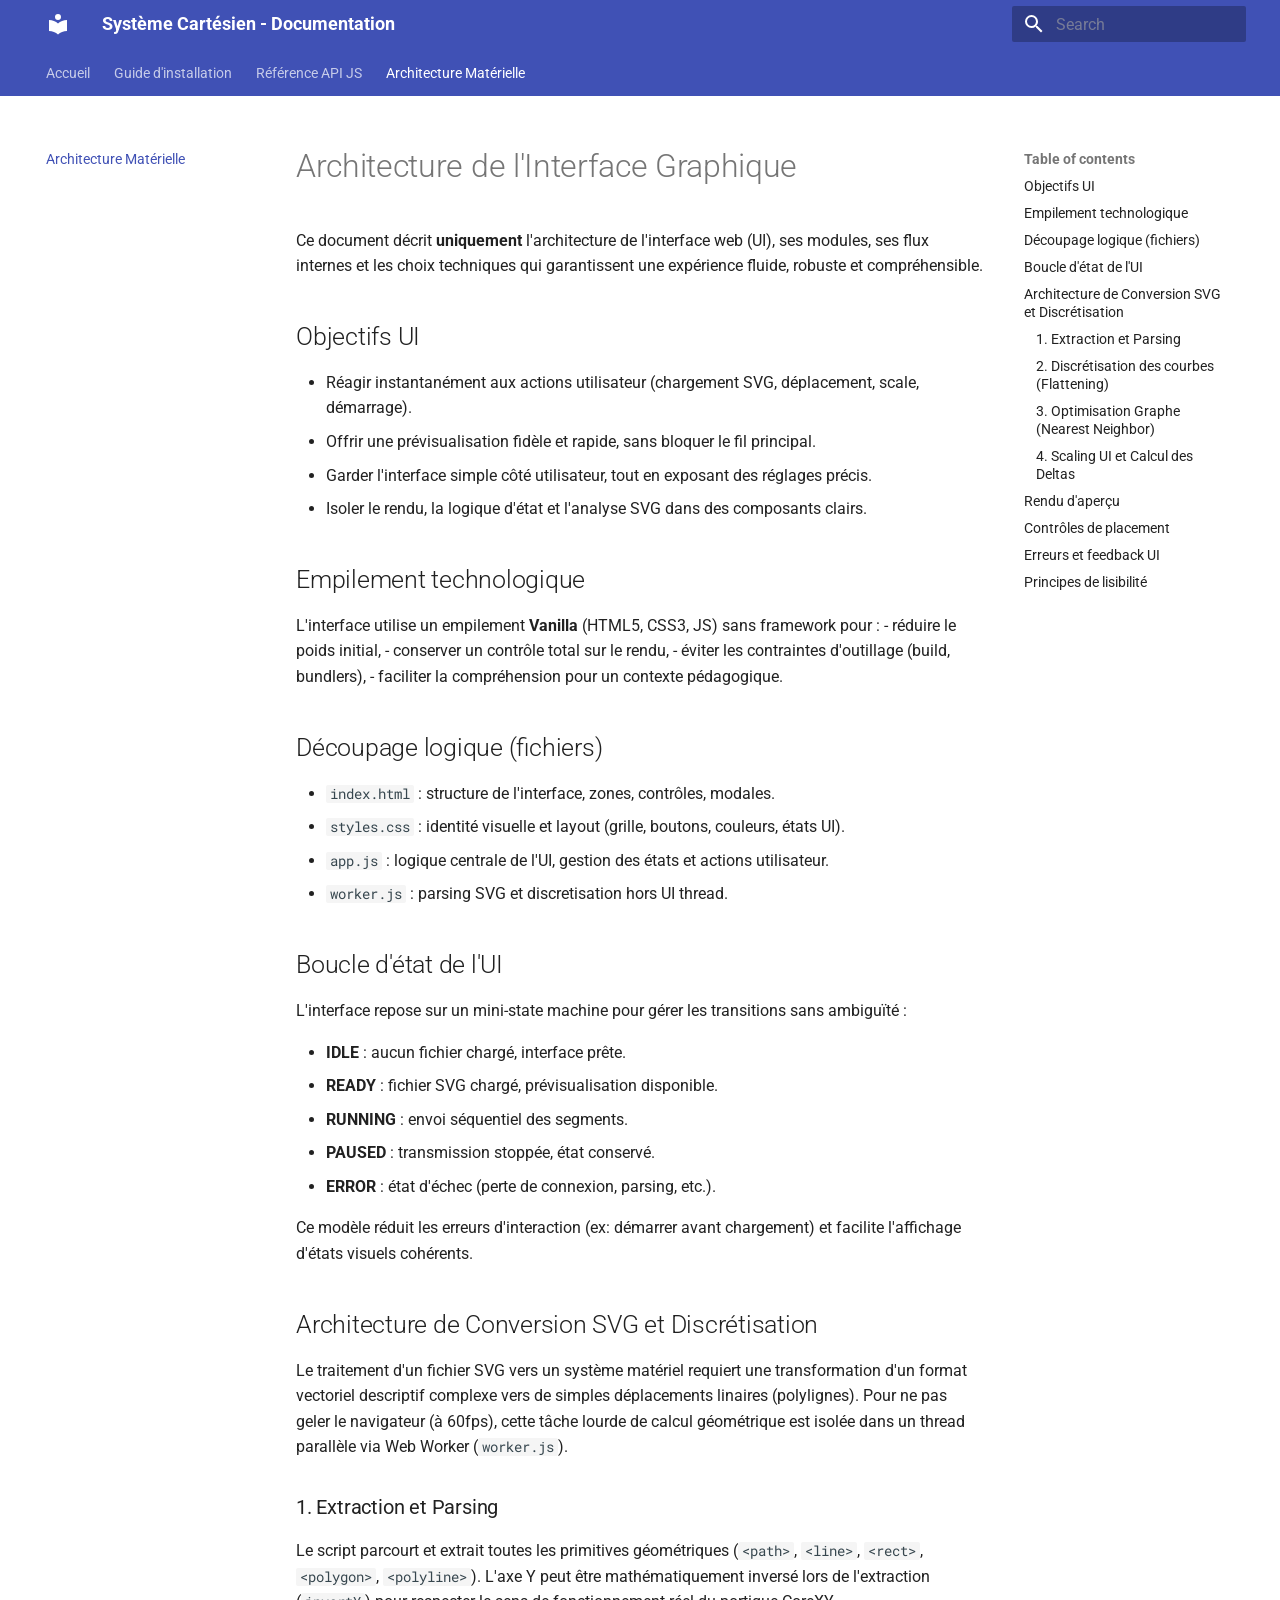
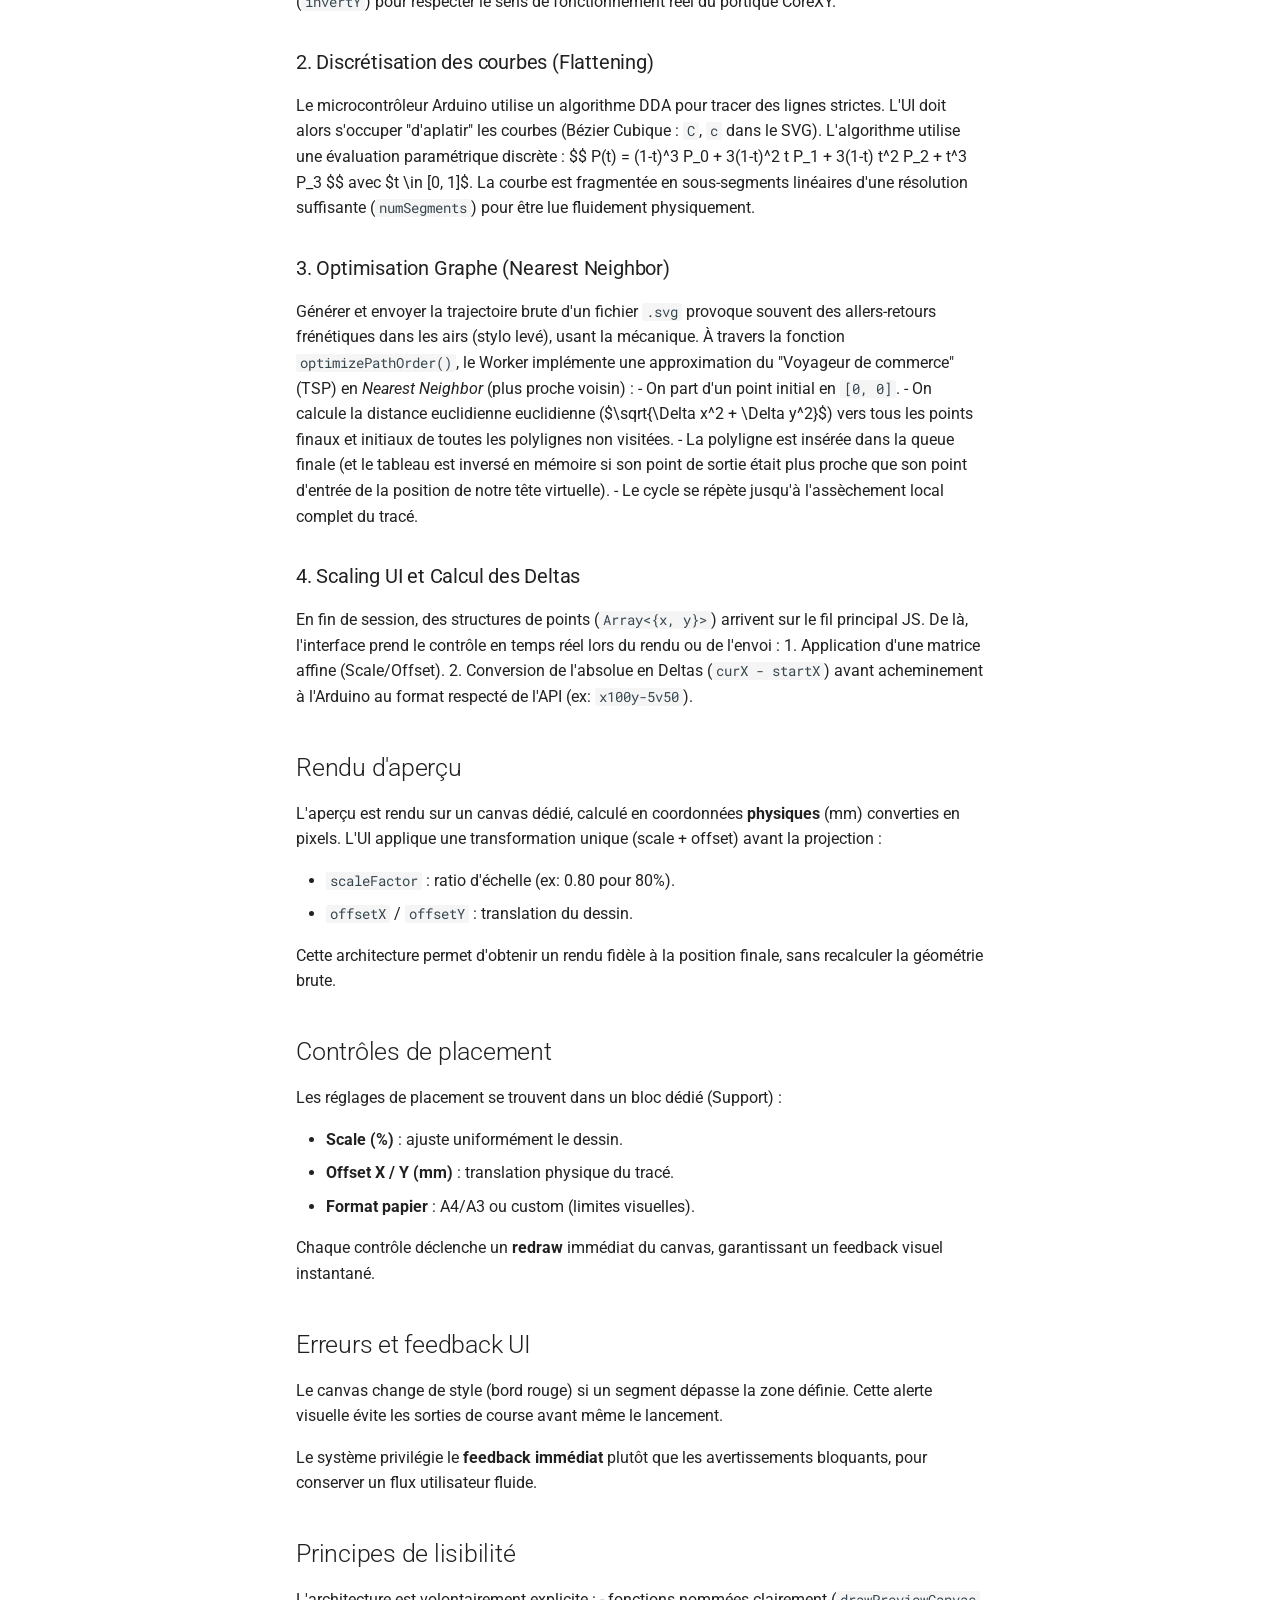
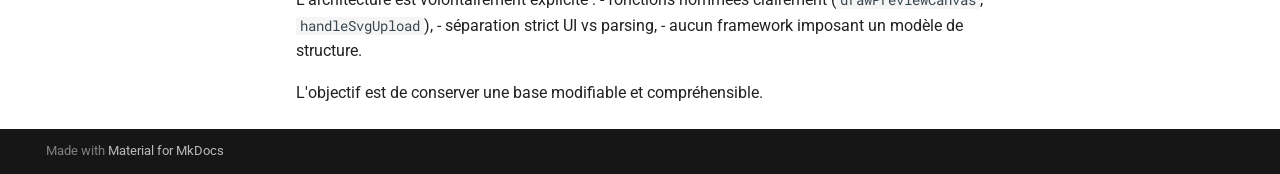
<file: help/architecture/index.html>
<!doctype html>
<html lang="en" class="no-js">
  <head>
    
      <meta charset="utf-8">
      <meta name="viewport" content="width=device-width,initial-scale=1">
      
      
        <meta name="author" content="Groupe 14 Class2030">
      
      
        <link rel="canonical" href="https://samy-y.github.io/projet2_groupe14/help/architecture/">
      
      
        <link rel="prev" href="../api/">
      
      
      
        
      
      
      <link rel="icon" href="../assets/images/favicon.png">
      <meta name="generator" content="mkdocs-1.6.1, mkdocs-material-9.7.6">
    
    
      
        <title>Architecture Matérielle - Système Cartésien - Documentation</title>
      
    
    
      <link rel="stylesheet" href="../assets/stylesheets/main.484c7ddc.min.css">
      
      


    
    
      
    
    
      
        
        
        <link rel="preconnect" href="https://fonts.gstatic.com" crossorigin>
        <link rel="stylesheet" href="https://fonts.googleapis.com/css?family=Roboto:300,300i,400,400i,700,700i%7CRoboto+Mono:400,400i,700,700i&display=fallback">
        <style>:root{--md-text-font:"Roboto";--md-code-font:"Roboto Mono"}</style>
      
    
    
    <script>__md_scope=new URL("..",location),__md_hash=e=>[...e].reduce(((e,_)=>(e<<5)-e+_.charCodeAt(0)),0),__md_get=(e,_=localStorage,t=__md_scope)=>JSON.parse(_.getItem(t.pathname+"."+e)),__md_set=(e,_,t=localStorage,a=__md_scope)=>{try{t.setItem(a.pathname+"."+e,JSON.stringify(_))}catch(e){}}</script>
    
      

    
    
  </head>
  
  
    <body dir="ltr">
  
    
    <input class="md-toggle" data-md-toggle="drawer" type="checkbox" id="__drawer" autocomplete="off">
    <input class="md-toggle" data-md-toggle="search" type="checkbox" id="__search" autocomplete="off">
    <label class="md-overlay" for="__drawer"></label>
    <div data-md-component="skip">
      
        
        <a href="#architecture-de-linterface-graphique" class="md-skip">
          Skip to content
        </a>
      
    </div>
    <div data-md-component="announce">
      
    </div>
    
    
      

<header class="md-header" data-md-component="header">
  <nav class="md-header__inner md-grid" aria-label="Header">
    <a href=".." title="Système Cartésien - Documentation" class="md-header__button md-logo" aria-label="Système Cartésien - Documentation" data-md-component="logo">
      
  
  <svg xmlns="http://www.w3.org/2000/svg" viewBox="0 0 24 24"><path d="M12 8a3 3 0 0 0 3-3 3 3 0 0 0-3-3 3 3 0 0 0-3 3 3 3 0 0 0 3 3m0 3.54C9.64 9.35 6.5 8 3 8v11c3.5 0 6.64 1.35 9 3.54 2.36-2.19 5.5-3.54 9-3.54V8c-3.5 0-6.64 1.35-9 3.54"/></svg>

    </a>
    <label class="md-header__button md-icon" for="__drawer">
      
      <svg xmlns="http://www.w3.org/2000/svg" viewBox="0 0 24 24"><path d="M3 6h18v2H3zm0 5h18v2H3zm0 5h18v2H3z"/></svg>
    </label>
    <div class="md-header__title" data-md-component="header-title">
      <div class="md-header__ellipsis">
        <div class="md-header__topic">
          <span class="md-ellipsis">
            Système Cartésien - Documentation
          </span>
        </div>
        <div class="md-header__topic" data-md-component="header-topic">
          <span class="md-ellipsis">
            
              Architecture Matérielle
            
          </span>
        </div>
      </div>
    </div>
    
    
      <script>var palette=__md_get("__palette");if(palette&&palette.color){if("(prefers-color-scheme)"===palette.color.media){var media=matchMedia("(prefers-color-scheme: light)"),input=document.querySelector(media.matches?"[data-md-color-media='(prefers-color-scheme: light)']":"[data-md-color-media='(prefers-color-scheme: dark)']");palette.color.media=input.getAttribute("data-md-color-media"),palette.color.scheme=input.getAttribute("data-md-color-scheme"),palette.color.primary=input.getAttribute("data-md-color-primary"),palette.color.accent=input.getAttribute("data-md-color-accent")}for(var[key,value]of Object.entries(palette.color))document.body.setAttribute("data-md-color-"+key,value)}</script>
    
    
    
      
      
        <label class="md-header__button md-icon" for="__search">
          
          <svg xmlns="http://www.w3.org/2000/svg" viewBox="0 0 24 24"><path d="M9.5 3A6.5 6.5 0 0 1 16 9.5c0 1.61-.59 3.09-1.56 4.23l.27.27h.79l5 5-1.5 1.5-5-5v-.79l-.27-.27A6.52 6.52 0 0 1 9.5 16 6.5 6.5 0 0 1 3 9.5 6.5 6.5 0 0 1 9.5 3m0 2C7 5 5 7 5 9.5S7 14 9.5 14 14 12 14 9.5 12 5 9.5 5"/></svg>
        </label>
        <div class="md-search" data-md-component="search" role="dialog">
  <label class="md-search__overlay" for="__search"></label>
  <div class="md-search__inner" role="search">
    <form class="md-search__form" name="search">
      <input type="text" class="md-search__input" name="query" aria-label="Search" placeholder="Search" autocapitalize="off" autocorrect="off" autocomplete="off" spellcheck="false" data-md-component="search-query" required>
      <label class="md-search__icon md-icon" for="__search">
        
        <svg xmlns="http://www.w3.org/2000/svg" viewBox="0 0 24 24"><path d="M9.5 3A6.5 6.5 0 0 1 16 9.5c0 1.61-.59 3.09-1.56 4.23l.27.27h.79l5 5-1.5 1.5-5-5v-.79l-.27-.27A6.52 6.52 0 0 1 9.5 16 6.5 6.5 0 0 1 3 9.5 6.5 6.5 0 0 1 9.5 3m0 2C7 5 5 7 5 9.5S7 14 9.5 14 14 12 14 9.5 12 5 9.5 5"/></svg>
        
        <svg xmlns="http://www.w3.org/2000/svg" viewBox="0 0 24 24"><path d="M20 11v2H8l5.5 5.5-1.42 1.42L4.16 12l7.92-7.92L13.5 5.5 8 11z"/></svg>
      </label>
      <nav class="md-search__options" aria-label="Search">
        
        <button type="reset" class="md-search__icon md-icon" title="Clear" aria-label="Clear" tabindex="-1">
          
          <svg xmlns="http://www.w3.org/2000/svg" viewBox="0 0 24 24"><path d="M19 6.41 17.59 5 12 10.59 6.41 5 5 6.41 10.59 12 5 17.59 6.41 19 12 13.41 17.59 19 19 17.59 13.41 12z"/></svg>
        </button>
      </nav>
      
    </form>
    <div class="md-search__output">
      <div class="md-search__scrollwrap" tabindex="0" data-md-scrollfix>
        <div class="md-search-result" data-md-component="search-result">
          <div class="md-search-result__meta">
            Initializing search
          </div>
          <ol class="md-search-result__list" role="presentation"></ol>
        </div>
      </div>
    </div>
  </div>
</div>
      
    
    
  </nav>
  
</header>
    
    <div class="md-container" data-md-component="container">
      
      
        
          
            
<nav class="md-tabs" aria-label="Tabs" data-md-component="tabs">
  <div class="md-grid">
    <ul class="md-tabs__list">
      
        
  
  
  
  
    <li class="md-tabs__item">
      <a href=".." class="md-tabs__link">
        
  
  
    
  
  Accueil

      </a>
    </li>
  

      
        
  
  
  
  
    <li class="md-tabs__item">
      <a href="../install/" class="md-tabs__link">
        
  
  
    
  
  Guide d'installation

      </a>
    </li>
  

      
        
  
  
  
  
    <li class="md-tabs__item">
      <a href="../api/" class="md-tabs__link">
        
  
  
    
  
  Référence API JS

      </a>
    </li>
  

      
        
  
  
  
    
  
  
    <li class="md-tabs__item md-tabs__item--active">
      <a href="./" class="md-tabs__link">
        
  
  
    
  
  Architecture Matérielle

      </a>
    </li>
  

      
    </ul>
  </div>
</nav>
          
        
      
      <main class="md-main" data-md-component="main">
        <div class="md-main__inner md-grid">
          
            
              
              <div class="md-sidebar md-sidebar--primary" data-md-component="sidebar" data-md-type="navigation" >
                <div class="md-sidebar__scrollwrap">
                  <div class="md-sidebar__inner">
                    


  


<nav class="md-nav md-nav--primary md-nav--lifted" aria-label="Navigation" data-md-level="0">
  <label class="md-nav__title" for="__drawer">
    <a href=".." title="Système Cartésien - Documentation" class="md-nav__button md-logo" aria-label="Système Cartésien - Documentation" data-md-component="logo">
      
  
  <svg xmlns="http://www.w3.org/2000/svg" viewBox="0 0 24 24"><path d="M12 8a3 3 0 0 0 3-3 3 3 0 0 0-3-3 3 3 0 0 0-3 3 3 3 0 0 0 3 3m0 3.54C9.64 9.35 6.5 8 3 8v11c3.5 0 6.64 1.35 9 3.54 2.36-2.19 5.5-3.54 9-3.54V8c-3.5 0-6.64 1.35-9 3.54"/></svg>

    </a>
    Système Cartésien - Documentation
  </label>
  
  <ul class="md-nav__list" data-md-scrollfix>
    
      
      
  
  
  
  
    <li class="md-nav__item">
      <a href=".." class="md-nav__link">
        
  
  
  <span class="md-ellipsis">
    
  
    Accueil
  

    
  </span>
  
  

      </a>
    </li>
  

    
      
      
  
  
  
  
    <li class="md-nav__item">
      <a href="../install/" class="md-nav__link">
        
  
  
  <span class="md-ellipsis">
    
  
    Guide d'installation
  

    
  </span>
  
  

      </a>
    </li>
  

    
      
      
  
  
  
  
    <li class="md-nav__item">
      <a href="../api/" class="md-nav__link">
        
  
  
  <span class="md-ellipsis">
    
  
    Référence API JS
  

    
  </span>
  
  

      </a>
    </li>
  

    
      
      
  
  
    
  
  
  
    <li class="md-nav__item md-nav__item--active">
      
      <input class="md-nav__toggle md-toggle" type="checkbox" id="__toc">
      
      
        
      
      
        <label class="md-nav__link md-nav__link--active" for="__toc">
          
  
  
  <span class="md-ellipsis">
    
  
    Architecture Matérielle
  

    
  </span>
  
  

          <span class="md-nav__icon md-icon"></span>
        </label>
      
      <a href="./" class="md-nav__link md-nav__link--active">
        
  
  
  <span class="md-ellipsis">
    
  
    Architecture Matérielle
  

    
  </span>
  
  

      </a>
      
        

<nav class="md-nav md-nav--secondary" aria-label="Table of contents">
  
  
  
    
  
  
    <label class="md-nav__title" for="__toc">
      <span class="md-nav__icon md-icon"></span>
      Table of contents
    </label>
    <ul class="md-nav__list" data-md-component="toc" data-md-scrollfix>
      
        <li class="md-nav__item">
  <a href="#objectifs-ui" class="md-nav__link">
    <span class="md-ellipsis">
      
        Objectifs UI
      
    </span>
  </a>
  
</li>
      
        <li class="md-nav__item">
  <a href="#empilement-technologique" class="md-nav__link">
    <span class="md-ellipsis">
      
        Empilement technologique
      
    </span>
  </a>
  
</li>
      
        <li class="md-nav__item">
  <a href="#decoupage-logique-fichiers" class="md-nav__link">
    <span class="md-ellipsis">
      
        Découpage logique (fichiers)
      
    </span>
  </a>
  
</li>
      
        <li class="md-nav__item">
  <a href="#boucle-detat-de-lui" class="md-nav__link">
    <span class="md-ellipsis">
      
        Boucle d'état de l'UI
      
    </span>
  </a>
  
</li>
      
        <li class="md-nav__item">
  <a href="#architecture-de-conversion-svg-et-discretisation" class="md-nav__link">
    <span class="md-ellipsis">
      
        Architecture de Conversion SVG et Discrétisation
      
    </span>
  </a>
  
    <nav class="md-nav" aria-label="Architecture de Conversion SVG et Discrétisation">
      <ul class="md-nav__list">
        
          <li class="md-nav__item">
  <a href="#1-extraction-et-parsing" class="md-nav__link">
    <span class="md-ellipsis">
      
        1. Extraction et Parsing
      
    </span>
  </a>
  
</li>
        
          <li class="md-nav__item">
  <a href="#2-discretisation-des-courbes-flattening" class="md-nav__link">
    <span class="md-ellipsis">
      
        2. Discrétisation des courbes (Flattening)
      
    </span>
  </a>
  
</li>
        
          <li class="md-nav__item">
  <a href="#3-optimisation-graphe-nearest-neighbor" class="md-nav__link">
    <span class="md-ellipsis">
      
        3. Optimisation Graphe (Nearest Neighbor)
      
    </span>
  </a>
  
</li>
        
          <li class="md-nav__item">
  <a href="#4-scaling-ui-et-calcul-des-deltas" class="md-nav__link">
    <span class="md-ellipsis">
      
        4. Scaling UI et Calcul des Deltas
      
    </span>
  </a>
  
</li>
        
      </ul>
    </nav>
  
</li>
      
        <li class="md-nav__item">
  <a href="#rendu-dapercu" class="md-nav__link">
    <span class="md-ellipsis">
      
        Rendu d'aperçu
      
    </span>
  </a>
  
</li>
      
        <li class="md-nav__item">
  <a href="#controles-de-placement" class="md-nav__link">
    <span class="md-ellipsis">
      
        Contrôles de placement
      
    </span>
  </a>
  
</li>
      
        <li class="md-nav__item">
  <a href="#erreurs-et-feedback-ui" class="md-nav__link">
    <span class="md-ellipsis">
      
        Erreurs et feedback UI
      
    </span>
  </a>
  
</li>
      
        <li class="md-nav__item">
  <a href="#principes-de-lisibilite" class="md-nav__link">
    <span class="md-ellipsis">
      
        Principes de lisibilité
      
    </span>
  </a>
  
</li>
      
    </ul>
  
</nav>
      
    </li>
  

    
  </ul>
</nav>
                  </div>
                </div>
              </div>
            
            
              
              <div class="md-sidebar md-sidebar--secondary" data-md-component="sidebar" data-md-type="toc" >
                <div class="md-sidebar__scrollwrap">
                  <div class="md-sidebar__inner">
                    

<nav class="md-nav md-nav--secondary" aria-label="Table of contents">
  
  
  
    
  
  
    <label class="md-nav__title" for="__toc">
      <span class="md-nav__icon md-icon"></span>
      Table of contents
    </label>
    <ul class="md-nav__list" data-md-component="toc" data-md-scrollfix>
      
        <li class="md-nav__item">
  <a href="#objectifs-ui" class="md-nav__link">
    <span class="md-ellipsis">
      
        Objectifs UI
      
    </span>
  </a>
  
</li>
      
        <li class="md-nav__item">
  <a href="#empilement-technologique" class="md-nav__link">
    <span class="md-ellipsis">
      
        Empilement technologique
      
    </span>
  </a>
  
</li>
      
        <li class="md-nav__item">
  <a href="#decoupage-logique-fichiers" class="md-nav__link">
    <span class="md-ellipsis">
      
        Découpage logique (fichiers)
      
    </span>
  </a>
  
</li>
      
        <li class="md-nav__item">
  <a href="#boucle-detat-de-lui" class="md-nav__link">
    <span class="md-ellipsis">
      
        Boucle d'état de l'UI
      
    </span>
  </a>
  
</li>
      
        <li class="md-nav__item">
  <a href="#architecture-de-conversion-svg-et-discretisation" class="md-nav__link">
    <span class="md-ellipsis">
      
        Architecture de Conversion SVG et Discrétisation
      
    </span>
  </a>
  
    <nav class="md-nav" aria-label="Architecture de Conversion SVG et Discrétisation">
      <ul class="md-nav__list">
        
          <li class="md-nav__item">
  <a href="#1-extraction-et-parsing" class="md-nav__link">
    <span class="md-ellipsis">
      
        1. Extraction et Parsing
      
    </span>
  </a>
  
</li>
        
          <li class="md-nav__item">
  <a href="#2-discretisation-des-courbes-flattening" class="md-nav__link">
    <span class="md-ellipsis">
      
        2. Discrétisation des courbes (Flattening)
      
    </span>
  </a>
  
</li>
        
          <li class="md-nav__item">
  <a href="#3-optimisation-graphe-nearest-neighbor" class="md-nav__link">
    <span class="md-ellipsis">
      
        3. Optimisation Graphe (Nearest Neighbor)
      
    </span>
  </a>
  
</li>
        
          <li class="md-nav__item">
  <a href="#4-scaling-ui-et-calcul-des-deltas" class="md-nav__link">
    <span class="md-ellipsis">
      
        4. Scaling UI et Calcul des Deltas
      
    </span>
  </a>
  
</li>
        
      </ul>
    </nav>
  
</li>
      
        <li class="md-nav__item">
  <a href="#rendu-dapercu" class="md-nav__link">
    <span class="md-ellipsis">
      
        Rendu d'aperçu
      
    </span>
  </a>
  
</li>
      
        <li class="md-nav__item">
  <a href="#controles-de-placement" class="md-nav__link">
    <span class="md-ellipsis">
      
        Contrôles de placement
      
    </span>
  </a>
  
</li>
      
        <li class="md-nav__item">
  <a href="#erreurs-et-feedback-ui" class="md-nav__link">
    <span class="md-ellipsis">
      
        Erreurs et feedback UI
      
    </span>
  </a>
  
</li>
      
        <li class="md-nav__item">
  <a href="#principes-de-lisibilite" class="md-nav__link">
    <span class="md-ellipsis">
      
        Principes de lisibilité
      
    </span>
  </a>
  
</li>
      
    </ul>
  
</nav>
                  </div>
                </div>
              </div>
            
          
          
            <div class="md-content" data-md-component="content">
              
              <article class="md-content__inner md-typeset">
                
                  



<h1 id="architecture-de-linterface-graphique">Architecture de l'Interface Graphique</h1>
<p>Ce document décrit <strong>uniquement</strong> l'architecture de l'interface web (UI), ses modules, ses flux internes et les choix techniques qui garantissent une expérience fluide, robuste et compréhensible.</p>
<h2 id="objectifs-ui">Objectifs UI</h2>
<ul>
<li>Réagir instantanément aux actions utilisateur (chargement SVG, déplacement, scale, démarrage). </li>
<li>Offrir une prévisualisation fidèle et rapide, sans bloquer le fil principal.</li>
<li>Garder l'interface simple côté utilisateur, tout en exposant des réglages précis.</li>
<li>Isoler le rendu, la logique d'état et l'analyse SVG dans des composants clairs.</li>
</ul>
<h2 id="empilement-technologique">Empilement technologique</h2>
<p>L'interface utilise un empilement <strong>Vanilla</strong> (HTML5, CSS3, JS) sans framework pour :
- réduire le poids initial,
- conserver un contrôle total sur le rendu,
- éviter les contraintes d'outillage (build, bundlers),
- faciliter la compréhension pour un contexte pédagogique.</p>
<h2 id="decoupage-logique-fichiers">Découpage logique (fichiers)</h2>
<ul>
<li><code>index.html</code> : structure de l'interface, zones, contrôles, modales.</li>
<li><code>styles.css</code> : identité visuelle et layout (grille, boutons, couleurs, états UI).</li>
<li><code>app.js</code> : logique centrale de l'UI, gestion des états et actions utilisateur.</li>
<li><code>worker.js</code> : parsing SVG et discretisation hors UI thread.</li>
</ul>
<h2 id="boucle-detat-de-lui">Boucle d'état de l'UI</h2>
<p>L'interface repose sur un mini-state machine pour gérer les transitions sans ambiguïté :</p>
<ul>
<li><strong>IDLE</strong> : aucun fichier chargé, interface prête.</li>
<li><strong>READY</strong> : fichier SVG chargé, prévisualisation disponible.</li>
<li><strong>RUNNING</strong> : envoi séquentiel des segments.</li>
<li><strong>PAUSED</strong> : transmission stoppée, état conservé.</li>
<li><strong>ERROR</strong> : état d'échec (perte de connexion, parsing, etc.).</li>
</ul>
<p>Ce modèle réduit les erreurs d'interaction (ex: démarrer avant chargement) et facilite l'affichage d'états visuels cohérents.</p>
<h2 id="architecture-de-conversion-svg-et-discretisation">Architecture de Conversion SVG et Discrétisation</h2>
<p>Le traitement d'un fichier SVG vers un système matériel requiert une transformation d'un format vectoriel descriptif complexe vers de simples déplacements linaires (polylignes). Pour ne pas geler le navigateur (à 60fps), cette tâche lourde de calcul géométrique est isolée dans un thread parallèle via Web Worker (<code>worker.js</code>).</p>
<h3 id="1-extraction-et-parsing">1. Extraction et Parsing</h3>
<p>Le script parcourt et extrait toutes les primitives géométriques (<code>&lt;path&gt;</code>, <code>&lt;line&gt;</code>, <code>&lt;rect&gt;</code>, <code>&lt;polygon&gt;</code>, <code>&lt;polyline&gt;</code>). 
L'axe Y peut être mathématiquement inversé lors de l'extraction (<code>invertY</code>) pour respecter le sens de fonctionnement réel du portique CoreXY.</p>
<h3 id="2-discretisation-des-courbes-flattening">2. Discrétisation des courbes (Flattening)</h3>
<p>Le microcontrôleur Arduino utilise un algorithme DDA pour tracer des lignes strictes. L'UI doit alors s'occuper "d'aplatir" les courbes (Bézier Cubique : <code>C</code>, <code>c</code> dans le SVG).
L'algorithme utilise une évaluation paramétrique discrète :
$$ P(t) = (1-t)^3 P_0 + 3(1-t)^2 t P_1 + 3(1-t) t^2 P_2 + t^3 P_3 $$
avec $t \in [0, 1]$. La courbe est fragmentée en sous-segments linéaires d'une résolution suffisante (<code>numSegments</code>) pour être lue fluidement physiquement.</p>
<h3 id="3-optimisation-graphe-nearest-neighbor">3. Optimisation Graphe (Nearest Neighbor)</h3>
<p>Générer et envoyer la trajectoire brute d'un fichier <code>.svg</code> provoque souvent des allers-retours frénétiques dans les airs (stylo levé), usant la mécanique. 
À travers la fonction <code>optimizePathOrder()</code>, le Worker implémente une approximation du "Voyageur de commerce" (TSP) en <em>Nearest Neighbor</em> (plus proche voisin) :
- On part d'un point initial en <code>[0, 0]</code>.
- On calcule la distance euclidienne euclidienne ($\sqrt{\Delta x^2 + \Delta y^2}$) vers tous les points finaux et initiaux de toutes les polylignes non visitées.
- La polyligne est insérée dans la queue finale (et le tableau est inversé en mémoire si son point de sortie était plus proche que son point d'entrée de la position de notre tête virtuelle).
- Le cycle se répète jusqu'à l'assèchement local complet du tracé.</p>
<h3 id="4-scaling-ui-et-calcul-des-deltas">4. Scaling UI et Calcul des Deltas</h3>
<p>En fin de session, des structures de points (<code>Array&lt;{x, y}&gt;</code>) arrivent sur le fil principal JS.
De là, l'interface prend le contrôle en temps réel lors du rendu ou de l'envoi :
1. Application d'une matrice affine (Scale/Offset).
2. Conversion de l'absolue en Deltas (<code>curX - startX</code>) avant acheminement à l'Arduino au format respecté de l'API (ex: <code>x100y-5v50</code>).</p>
<h2 id="rendu-dapercu">Rendu d'aperçu</h2>
<p>L'aperçu est rendu sur un canvas dédié, calculé en coordonnées <strong>physiques</strong> (mm) converties en pixels. 
L'UI applique une transformation unique (scale + offset) avant la projection :</p>
<ul>
<li><code>scaleFactor</code> : ratio d'échelle (ex: 0.80 pour 80%).</li>
<li><code>offsetX</code> / <code>offsetY</code> : translation du dessin.</li>
</ul>
<p>Cette architecture permet d'obtenir un rendu fidèle à la position finale, sans recalculer la géométrie brute.</p>
<h2 id="controles-de-placement">Contrôles de placement</h2>
<p>Les réglages de placement se trouvent dans un bloc dédié (Support) :</p>
<ul>
<li><strong>Scale (%)</strong> : ajuste uniformément le dessin.</li>
<li><strong>Offset X / Y (mm)</strong> : translation physique du tracé.</li>
<li><strong>Format papier</strong> : A4/A3 ou custom (limites visuelles).</li>
</ul>
<p>Chaque contrôle déclenche un <strong>redraw</strong> immédiat du canvas, garantissant un feedback visuel instantané.</p>
<h2 id="erreurs-et-feedback-ui">Erreurs et feedback UI</h2>
<p>Le canvas change de style (bord rouge) si un segment dépasse la zone définie. Cette alerte visuelle évite les sorties de course avant même le lancement.</p>
<p>Le système privilégie le <strong>feedback immédiat</strong> plutôt que les avertissements bloquants, pour conserver un flux utilisateur fluide.</p>
<h2 id="principes-de-lisibilite">Principes de lisibilité</h2>
<p>L'architecture est volontairement explicite :
- fonctions nommées clairement (<code>drawPreviewCanvas</code>, <code>handleSvgUpload</code>),
- séparation strict UI vs parsing,
- aucun framework imposant un modèle de structure.</p>
<p>L'objectif est de conserver une base modifiable et compréhensible.</p>












                
              </article>
            </div>
          
          
<script>var target=document.getElementById(location.hash.slice(1));target&&target.name&&(target.checked=target.name.startsWith("__tabbed_"))</script>
        </div>
        
      </main>
      
        <footer class="md-footer">
  
  <div class="md-footer-meta md-typeset">
    <div class="md-footer-meta__inner md-grid">
      <div class="md-copyright">
  
  
    Made with
    <a href="https://squidfunk.github.io/mkdocs-material/" target="_blank" rel="noopener">
      Material for MkDocs
    </a>
  
</div>
      
    </div>
  </div>
</footer>
      
    </div>
    <div class="md-dialog" data-md-component="dialog">
      <div class="md-dialog__inner md-typeset"></div>
    </div>
    
    
    
      
      
      <script id="__config" type="application/json">{"annotate": null, "base": "..", "features": ["navigation.tabs", "navigation.indexes"], "search": "../assets/javascripts/workers/search.2c215733.min.js", "tags": null, "translations": {"clipboard.copied": "Copied to clipboard", "clipboard.copy": "Copy to clipboard", "search.result.more.one": "1 more on this page", "search.result.more.other": "# more on this page", "search.result.none": "No matching documents", "search.result.one": "1 matching document", "search.result.other": "# matching documents", "search.result.placeholder": "Type to start searching", "search.result.term.missing": "Missing", "select.version": "Select version"}, "version": null}</script>
    
    
      <script src="../assets/javascripts/bundle.79ae519e.min.js"></script>
      
    
  </body>
</html>
</file>
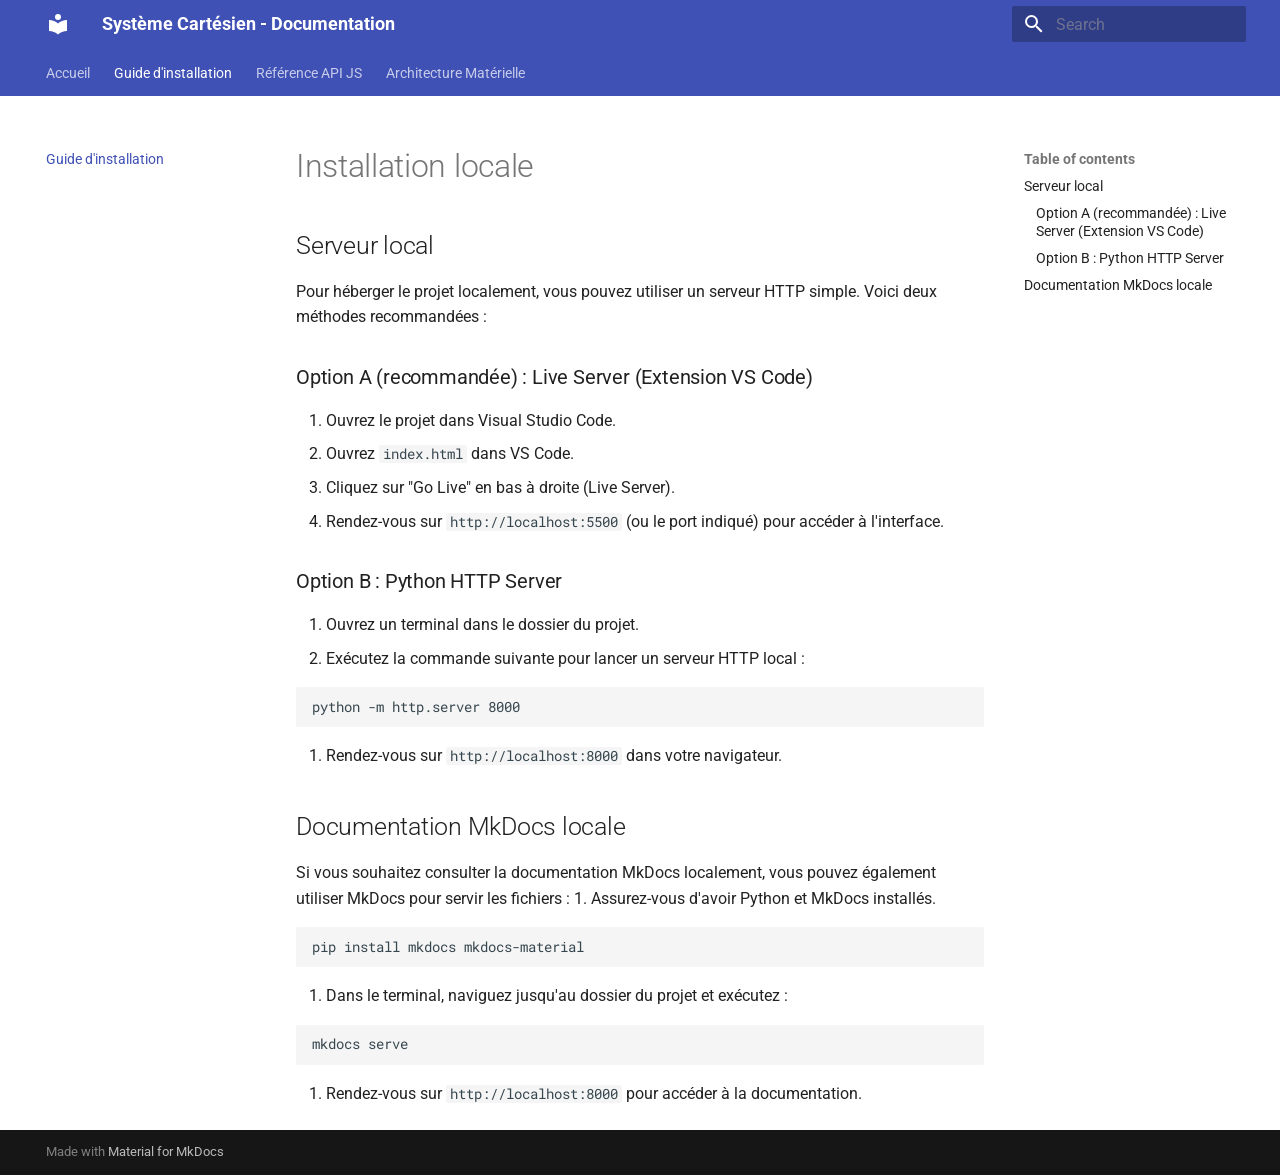
<file: help/install/index.html>
<!doctype html>
<html lang="en" class="no-js">
  <head>
    
      <meta charset="utf-8">
      <meta name="viewport" content="width=device-width,initial-scale=1">
      
      
        <meta name="author" content="Groupe 14 Class2030">
      
      
        <link rel="canonical" href="https://samy-y.github.io/projet2_groupe14/help/install/">
      
      
        <link rel="prev" href="..">
      
      
        <link rel="next" href="../api/">
      
      
        
      
      
      <link rel="icon" href="../assets/images/favicon.png">
      <meta name="generator" content="mkdocs-1.6.1, mkdocs-material-9.7.6">
    
    
      
        <title>Guide d'installation - Système Cartésien - Documentation</title>
      
    
    
      <link rel="stylesheet" href="../assets/stylesheets/main.484c7ddc.min.css">
      
      


    
    
      
    
    
      
        
        
        <link rel="preconnect" href="https://fonts.gstatic.com" crossorigin>
        <link rel="stylesheet" href="https://fonts.googleapis.com/css?family=Roboto:300,300i,400,400i,700,700i%7CRoboto+Mono:400,400i,700,700i&display=fallback">
        <style>:root{--md-text-font:"Roboto";--md-code-font:"Roboto Mono"}</style>
      
    
    
    <script>__md_scope=new URL("..",location),__md_hash=e=>[...e].reduce(((e,_)=>(e<<5)-e+_.charCodeAt(0)),0),__md_get=(e,_=localStorage,t=__md_scope)=>JSON.parse(_.getItem(t.pathname+"."+e)),__md_set=(e,_,t=localStorage,a=__md_scope)=>{try{t.setItem(a.pathname+"."+e,JSON.stringify(_))}catch(e){}}</script>
    
      

    
    
  </head>
  
  
    <body dir="ltr">
  
    
    <input class="md-toggle" data-md-toggle="drawer" type="checkbox" id="__drawer" autocomplete="off">
    <input class="md-toggle" data-md-toggle="search" type="checkbox" id="__search" autocomplete="off">
    <label class="md-overlay" for="__drawer"></label>
    <div data-md-component="skip">
      
        
        <a href="#installation-locale" class="md-skip">
          Skip to content
        </a>
      
    </div>
    <div data-md-component="announce">
      
    </div>
    
    
      

<header class="md-header" data-md-component="header">
  <nav class="md-header__inner md-grid" aria-label="Header">
    <a href=".." title="Système Cartésien - Documentation" class="md-header__button md-logo" aria-label="Système Cartésien - Documentation" data-md-component="logo">
      
  
  <svg xmlns="http://www.w3.org/2000/svg" viewBox="0 0 24 24"><path d="M12 8a3 3 0 0 0 3-3 3 3 0 0 0-3-3 3 3 0 0 0-3 3 3 3 0 0 0 3 3m0 3.54C9.64 9.35 6.5 8 3 8v11c3.5 0 6.64 1.35 9 3.54 2.36-2.19 5.5-3.54 9-3.54V8c-3.5 0-6.64 1.35-9 3.54"/></svg>

    </a>
    <label class="md-header__button md-icon" for="__drawer">
      
      <svg xmlns="http://www.w3.org/2000/svg" viewBox="0 0 24 24"><path d="M3 6h18v2H3zm0 5h18v2H3zm0 5h18v2H3z"/></svg>
    </label>
    <div class="md-header__title" data-md-component="header-title">
      <div class="md-header__ellipsis">
        <div class="md-header__topic">
          <span class="md-ellipsis">
            Système Cartésien - Documentation
          </span>
        </div>
        <div class="md-header__topic" data-md-component="header-topic">
          <span class="md-ellipsis">
            
              Guide d'installation
            
          </span>
        </div>
      </div>
    </div>
    
    
      <script>var palette=__md_get("__palette");if(palette&&palette.color){if("(prefers-color-scheme)"===palette.color.media){var media=matchMedia("(prefers-color-scheme: light)"),input=document.querySelector(media.matches?"[data-md-color-media='(prefers-color-scheme: light)']":"[data-md-color-media='(prefers-color-scheme: dark)']");palette.color.media=input.getAttribute("data-md-color-media"),palette.color.scheme=input.getAttribute("data-md-color-scheme"),palette.color.primary=input.getAttribute("data-md-color-primary"),palette.color.accent=input.getAttribute("data-md-color-accent")}for(var[key,value]of Object.entries(palette.color))document.body.setAttribute("data-md-color-"+key,value)}</script>
    
    
    
      
      
        <label class="md-header__button md-icon" for="__search">
          
          <svg xmlns="http://www.w3.org/2000/svg" viewBox="0 0 24 24"><path d="M9.5 3A6.5 6.5 0 0 1 16 9.5c0 1.61-.59 3.09-1.56 4.23l.27.27h.79l5 5-1.5 1.5-5-5v-.79l-.27-.27A6.52 6.52 0 0 1 9.5 16 6.5 6.5 0 0 1 3 9.5 6.5 6.5 0 0 1 9.5 3m0 2C7 5 5 7 5 9.5S7 14 9.5 14 14 12 14 9.5 12 5 9.5 5"/></svg>
        </label>
        <div class="md-search" data-md-component="search" role="dialog">
  <label class="md-search__overlay" for="__search"></label>
  <div class="md-search__inner" role="search">
    <form class="md-search__form" name="search">
      <input type="text" class="md-search__input" name="query" aria-label="Search" placeholder="Search" autocapitalize="off" autocorrect="off" autocomplete="off" spellcheck="false" data-md-component="search-query" required>
      <label class="md-search__icon md-icon" for="__search">
        
        <svg xmlns="http://www.w3.org/2000/svg" viewBox="0 0 24 24"><path d="M9.5 3A6.5 6.5 0 0 1 16 9.5c0 1.61-.59 3.09-1.56 4.23l.27.27h.79l5 5-1.5 1.5-5-5v-.79l-.27-.27A6.52 6.52 0 0 1 9.5 16 6.5 6.5 0 0 1 3 9.5 6.5 6.5 0 0 1 9.5 3m0 2C7 5 5 7 5 9.5S7 14 9.5 14 14 12 14 9.5 12 5 9.5 5"/></svg>
        
        <svg xmlns="http://www.w3.org/2000/svg" viewBox="0 0 24 24"><path d="M20 11v2H8l5.5 5.5-1.42 1.42L4.16 12l7.92-7.92L13.5 5.5 8 11z"/></svg>
      </label>
      <nav class="md-search__options" aria-label="Search">
        
        <button type="reset" class="md-search__icon md-icon" title="Clear" aria-label="Clear" tabindex="-1">
          
          <svg xmlns="http://www.w3.org/2000/svg" viewBox="0 0 24 24"><path d="M19 6.41 17.59 5 12 10.59 6.41 5 5 6.41 10.59 12 5 17.59 6.41 19 12 13.41 17.59 19 19 17.59 13.41 12z"/></svg>
        </button>
      </nav>
      
    </form>
    <div class="md-search__output">
      <div class="md-search__scrollwrap" tabindex="0" data-md-scrollfix>
        <div class="md-search-result" data-md-component="search-result">
          <div class="md-search-result__meta">
            Initializing search
          </div>
          <ol class="md-search-result__list" role="presentation"></ol>
        </div>
      </div>
    </div>
  </div>
</div>
      
    
    
  </nav>
  
</header>
    
    <div class="md-container" data-md-component="container">
      
      
        
          
            
<nav class="md-tabs" aria-label="Tabs" data-md-component="tabs">
  <div class="md-grid">
    <ul class="md-tabs__list">
      
        
  
  
  
  
    <li class="md-tabs__item">
      <a href=".." class="md-tabs__link">
        
  
  
    
  
  Accueil

      </a>
    </li>
  

      
        
  
  
  
    
  
  
    <li class="md-tabs__item md-tabs__item--active">
      <a href="./" class="md-tabs__link">
        
  
  
    
  
  Guide d'installation

      </a>
    </li>
  

      
        
  
  
  
  
    <li class="md-tabs__item">
      <a href="../api/" class="md-tabs__link">
        
  
  
    
  
  Référence API JS

      </a>
    </li>
  

      
        
  
  
  
  
    <li class="md-tabs__item">
      <a href="../architecture/" class="md-tabs__link">
        
  
  
    
  
  Architecture Matérielle

      </a>
    </li>
  

      
    </ul>
  </div>
</nav>
          
        
      
      <main class="md-main" data-md-component="main">
        <div class="md-main__inner md-grid">
          
            
              
              <div class="md-sidebar md-sidebar--primary" data-md-component="sidebar" data-md-type="navigation" >
                <div class="md-sidebar__scrollwrap">
                  <div class="md-sidebar__inner">
                    


  


<nav class="md-nav md-nav--primary md-nav--lifted" aria-label="Navigation" data-md-level="0">
  <label class="md-nav__title" for="__drawer">
    <a href=".." title="Système Cartésien - Documentation" class="md-nav__button md-logo" aria-label="Système Cartésien - Documentation" data-md-component="logo">
      
  
  <svg xmlns="http://www.w3.org/2000/svg" viewBox="0 0 24 24"><path d="M12 8a3 3 0 0 0 3-3 3 3 0 0 0-3-3 3 3 0 0 0-3 3 3 3 0 0 0 3 3m0 3.54C9.64 9.35 6.5 8 3 8v11c3.5 0 6.64 1.35 9 3.54 2.36-2.19 5.5-3.54 9-3.54V8c-3.5 0-6.64 1.35-9 3.54"/></svg>

    </a>
    Système Cartésien - Documentation
  </label>
  
  <ul class="md-nav__list" data-md-scrollfix>
    
      
      
  
  
  
  
    <li class="md-nav__item">
      <a href=".." class="md-nav__link">
        
  
  
  <span class="md-ellipsis">
    
  
    Accueil
  

    
  </span>
  
  

      </a>
    </li>
  

    
      
      
  
  
    
  
  
  
    <li class="md-nav__item md-nav__item--active">
      
      <input class="md-nav__toggle md-toggle" type="checkbox" id="__toc">
      
      
        
      
      
        <label class="md-nav__link md-nav__link--active" for="__toc">
          
  
  
  <span class="md-ellipsis">
    
  
    Guide d'installation
  

    
  </span>
  
  

          <span class="md-nav__icon md-icon"></span>
        </label>
      
      <a href="./" class="md-nav__link md-nav__link--active">
        
  
  
  <span class="md-ellipsis">
    
  
    Guide d'installation
  

    
  </span>
  
  

      </a>
      
        

<nav class="md-nav md-nav--secondary" aria-label="Table of contents">
  
  
  
    
  
  
    <label class="md-nav__title" for="__toc">
      <span class="md-nav__icon md-icon"></span>
      Table of contents
    </label>
    <ul class="md-nav__list" data-md-component="toc" data-md-scrollfix>
      
        <li class="md-nav__item">
  <a href="#serveur-local" class="md-nav__link">
    <span class="md-ellipsis">
      
        Serveur local
      
    </span>
  </a>
  
    <nav class="md-nav" aria-label="Serveur local">
      <ul class="md-nav__list">
        
          <li class="md-nav__item">
  <a href="#option-a-recommandee-live-server-extension-vs-code" class="md-nav__link">
    <span class="md-ellipsis">
      
        Option A (recommandée) : Live Server (Extension VS Code)
      
    </span>
  </a>
  
</li>
        
          <li class="md-nav__item">
  <a href="#option-b-python-http-server" class="md-nav__link">
    <span class="md-ellipsis">
      
        Option B : Python HTTP Server
      
    </span>
  </a>
  
</li>
        
      </ul>
    </nav>
  
</li>
      
        <li class="md-nav__item">
  <a href="#documentation-mkdocs-locale" class="md-nav__link">
    <span class="md-ellipsis">
      
        Documentation MkDocs locale
      
    </span>
  </a>
  
</li>
      
    </ul>
  
</nav>
      
    </li>
  

    
      
      
  
  
  
  
    <li class="md-nav__item">
      <a href="../api/" class="md-nav__link">
        
  
  
  <span class="md-ellipsis">
    
  
    Référence API JS
  

    
  </span>
  
  

      </a>
    </li>
  

    
      
      
  
  
  
  
    <li class="md-nav__item">
      <a href="../architecture/" class="md-nav__link">
        
  
  
  <span class="md-ellipsis">
    
  
    Architecture Matérielle
  

    
  </span>
  
  

      </a>
    </li>
  

    
  </ul>
</nav>
                  </div>
                </div>
              </div>
            
            
              
              <div class="md-sidebar md-sidebar--secondary" data-md-component="sidebar" data-md-type="toc" >
                <div class="md-sidebar__scrollwrap">
                  <div class="md-sidebar__inner">
                    

<nav class="md-nav md-nav--secondary" aria-label="Table of contents">
  
  
  
    
  
  
    <label class="md-nav__title" for="__toc">
      <span class="md-nav__icon md-icon"></span>
      Table of contents
    </label>
    <ul class="md-nav__list" data-md-component="toc" data-md-scrollfix>
      
        <li class="md-nav__item">
  <a href="#serveur-local" class="md-nav__link">
    <span class="md-ellipsis">
      
        Serveur local
      
    </span>
  </a>
  
    <nav class="md-nav" aria-label="Serveur local">
      <ul class="md-nav__list">
        
          <li class="md-nav__item">
  <a href="#option-a-recommandee-live-server-extension-vs-code" class="md-nav__link">
    <span class="md-ellipsis">
      
        Option A (recommandée) : Live Server (Extension VS Code)
      
    </span>
  </a>
  
</li>
        
          <li class="md-nav__item">
  <a href="#option-b-python-http-server" class="md-nav__link">
    <span class="md-ellipsis">
      
        Option B : Python HTTP Server
      
    </span>
  </a>
  
</li>
        
      </ul>
    </nav>
  
</li>
      
        <li class="md-nav__item">
  <a href="#documentation-mkdocs-locale" class="md-nav__link">
    <span class="md-ellipsis">
      
        Documentation MkDocs locale
      
    </span>
  </a>
  
</li>
      
    </ul>
  
</nav>
                  </div>
                </div>
              </div>
            
          
          
            <div class="md-content" data-md-component="content">
              
              <article class="md-content__inner md-typeset">
                
                  



<h1 id="installation-locale">Installation locale</h1>
<h2 id="serveur-local">Serveur local</h2>
<p>Pour héberger le projet localement, vous pouvez utiliser un serveur HTTP simple. Voici deux méthodes recommandées :</p>
<h3 id="option-a-recommandee-live-server-extension-vs-code">Option A (recommandée) : Live Server (Extension VS Code)</h3>
<ol>
<li>Ouvrez le projet dans Visual Studio Code.</li>
<li>Ouvrez <code>index.html</code> dans VS Code.</li>
<li>Cliquez sur "Go Live" en bas à droite (Live Server).</li>
<li>Rendez-vous sur <code>http://localhost:5500</code> (ou le port indiqué) pour accéder à l'interface.</li>
</ol>
<h3 id="option-b-python-http-server">Option B : Python HTTP Server</h3>
<ol>
<li>Ouvrez un terminal dans le dossier du projet.</li>
<li>Exécutez la commande suivante pour lancer un serveur HTTP local :</li>
</ol>
<pre><code class="language-bash">python -m http.server 8000
</code></pre>
<ol>
<li>Rendez-vous sur <code>http://localhost:8000</code> dans votre navigateur.</li>
</ol>
<h2 id="documentation-mkdocs-locale">Documentation MkDocs locale</h2>
<p>Si vous souhaitez consulter la documentation MkDocs localement, vous pouvez également utiliser MkDocs pour servir les fichiers :
1. Assurez-vous d'avoir Python et MkDocs installés.</p>
<pre><code class="language-bash">pip install mkdocs mkdocs-material
</code></pre>
<ol>
<li>Dans le terminal, naviguez jusqu'au dossier du projet et exécutez :</li>
</ol>
<pre><code class="language-bash">mkdocs serve
</code></pre>
<ol>
<li>Rendez-vous sur <code>http://localhost:8000</code> pour accéder à la documentation.</li>
</ol>












                
              </article>
            </div>
          
          
<script>var target=document.getElementById(location.hash.slice(1));target&&target.name&&(target.checked=target.name.startsWith("__tabbed_"))</script>
        </div>
        
      </main>
      
        <footer class="md-footer">
  
  <div class="md-footer-meta md-typeset">
    <div class="md-footer-meta__inner md-grid">
      <div class="md-copyright">
  
  
    Made with
    <a href="https://squidfunk.github.io/mkdocs-material/" target="_blank" rel="noopener">
      Material for MkDocs
    </a>
  
</div>
      
    </div>
  </div>
</footer>
      
    </div>
    <div class="md-dialog" data-md-component="dialog">
      <div class="md-dialog__inner md-typeset"></div>
    </div>
    
    
    
      
      
      <script id="__config" type="application/json">{"annotate": null, "base": "..", "features": ["navigation.tabs", "navigation.indexes"], "search": "../assets/javascripts/workers/search.2c215733.min.js", "tags": null, "translations": {"clipboard.copied": "Copied to clipboard", "clipboard.copy": "Copy to clipboard", "search.result.more.one": "1 more on this page", "search.result.more.other": "# more on this page", "search.result.none": "No matching documents", "search.result.one": "1 matching document", "search.result.other": "# matching documents", "search.result.placeholder": "Type to start searching", "search.result.term.missing": "Missing", "select.version": "Select version"}, "version": null}</script>
    
    
      <script src="../assets/javascripts/bundle.79ae519e.min.js"></script>
      
    
  </body>
</html>
</file>
<file: styles.css>
:root {
    --color-primary: #0056b3;
    --color-primary-shadow: #0d345d;
    --color-secondary: #ccc;
    --color-secondary-shadow: #aaa;
    --color-danger: #c65050;
    --color-danger-shadow: #912525;
    --color-success: #2e8b57;
    --color-success-shadow: #1e5c3a;
    --color-warning: #e0a800;
    --color-warning-shadow: #b38600;

    --color-bg-body: #f4f6f8;
    --color-bg-panel: #ffffff;
    --color-text-main: #333333;
    --color-text-light: #ffffff;
    --color-text-muted: #666666;

    --font-main: 'Source Sans 3', system-ui, sans-serif;
}

* {
    box-sizing: border-box;
    margin: 0;
    padding: 0;
}

body {
    font-family: var(--font-main);
    background-color: var(--color-bg-body);
    color: var(--color-text-main);
    display: flex;
    flex-direction: column;
    height: 100vh;
    overflow: hidden;
}

.hidden {
    display: none !important;
}

/* -- Header -- */
header {
    background-color: var(--color-bg-panel);
    padding: 10px 20px;
    display: flex;
    justify-content: space-between;
    align-items: center;
    border-bottom: 2px solid var(--color-secondary);
    box-shadow: 0 2px 5px rgba(0, 0, 0, 0.05);
    z-index: 10;
}

.header-left h1 {
    font-size: 1.5rem;
    color: var(--color-primary);
    margin-bottom: 2px;
}

.header-left p {
    font-size: 0.9rem;
    color: var(--color-text-muted);
}

.header-right {
    display: flex;
    align-items: center;
    gap: 15px;
}

.team-info {
    font-weight: 600;
    color: var(--color-text-muted);
}

#logo-emines {
    height: 40px;
}

/* -- Layout Principal -- */
.main-container {
    display: flex;
    flex: 1;
    overflow: hidden;
}

/* -- Sidebar Navigation -- */
.sidebar {
    width: 200px;
    background-color: var(--color-bg-panel);
    border-right: 1px solid var(--color-secondary);
    display: flex;
    flex-direction: column;
    padding: 15px 10px;
    gap: 10px;
}

.nav-separator {
    height: 2px;
    background: var(--color-secondary);
    margin: 10px 5px;
    border-radius: 2px;
}

.nav-btn {
    display: flex;
    align-items: center;
    gap: 10px;
    padding: 12px 15px;
    background: transparent;
    border: none;
    border-radius: 4px;
    font-size: 1.05rem;
    font-family: var(--font-main);
    font-weight: 600;
    color: var(--color-text-muted);
    cursor: pointer;
    text-align: left;
    transition: all 0.2s;
}

.nav-btn:hover {
    background-color: var(--color-bg-body);
    color: var(--color-primary);
}

.nav-btn.active {
    background-color: var(--color-primary);
    color: var(--color-text-light);
}

.nav-btn.btn-modal {
    background-color: #eef2f5;
    border: 1px dashed var(--color-secondary);
}

.nav-btn.btn-modal:hover {
    background-color: #e2e8ea;
}


/* -- Content Area -- */
.content-area {
    flex: 1;
    padding: 20px;
    overflow-y: auto;
}

.view {
    display: none;
}

.view.active {
    display: block;
    animation: fadeIn 0.3s;
}

@keyframes fadeIn {
    from {
        opacity: 0;
    }

    to {
        opacity: 1;
    }
}

/* -- Right Panel (Telemetry & Safety) -- */
.right-panel {
    width: 280px;
    background-color: var(--color-bg-panel);
    border-left: 1px solid var(--color-secondary);
    padding: 15px;
    display: flex;
    flex-direction: column;
    gap: 15px;
}

/* -- Buttons (Flat Design with mechanic depth) -- */
.btn {
    display: inline-flex;
    justify-content: center;
    align-items: center;
    gap: 8px;
    padding: 10px 20px;
    font-family: var(--font-main);
    font-weight: 600;
    font-size: 1rem;
    border: none;
    border-radius: 4px;
    cursor: pointer;
    position: relative;
    top: 0;
    transition: top 0.1s, box-shadow 0.1s;
    user-select: none;
}

.btn:hover {
    filter: brightness(1.1);
}

.btn:active {
    top: 4px;
}

.btn:disabled {
    opacity: 0.6;
    cursor: not-allowed;
    pointer-events: none;
}

.btn-primary {
    background-color: var(--color-primary);
    color: var(--color-text-light);
    box-shadow: 0 4px 0 var(--color-primary-shadow);
}

.btn-primary:active {
    box-shadow: 0 0px 0 var(--color-primary-shadow);
}

.btn-secondary {
    background-color: var(--color-secondary);
    color: var(--color-text-main);
    box-shadow: 0 4px 0 var(--color-secondary-shadow);
}

.btn-secondary:active {
    box-shadow: 0 0px 0 var(--color-secondary-shadow);
}

.btn-danger {
    background-color: var(--color-danger);
    color: var(--color-text-light);
    box-shadow: 0 4px 0 var(--color-danger-shadow);
}

.btn-danger:active {
    box-shadow: 0 0px 0 var(--color-danger-shadow);
}

.btn-success {
    background-color: var(--color-success);
    color: var(--color-text-light);
    box-shadow: 0 4px 0 var(--color-success-shadow);
}

.btn-success:active {
    box-shadow: 0 0px 0 var(--color-success-shadow);
}

.btn-warning {
    background-color: var(--color-warning);
    color: var(--color-text-light);
    box-shadow: 0 4px 0 var(--color-warning-shadow);
}

.btn-warning:active {
    box-shadow: 0 0px 0 var(--color-warning-shadow);
}

.btn-full {
    width: 100%;
}

.btn-estop {
    padding: 20px;
    font-size: 1.1rem;
    font-weight: 700;
    border-radius: 8px;
    box-shadow: 0 6px 0 var(--color-danger-shadow);
}

.btn-estop:active {
    top: 6px;
    box-shadow: 0 0px 0 var(--color-danger-shadow);
}

/* Bouton « Erreur corrigée » — visible uniquement en état ERROR */
.btn-clear-error {
    width: 100%;
    padding: 12px 16px;
    font-size: 0.95rem;
    font-weight: 700;
    border-radius: 6px;
    background: linear-gradient(135deg, #e67e22, #d4690f);
    color: #fff;
    box-shadow: 0 4px 0 #a0510a;
    animation: clearErrorPulse 1.5s ease-in-out infinite;
}

.btn-clear-error:active {
    top: 4px;
    box-shadow: 0 0px 0 #a0510a;
}

@keyframes clearErrorPulse {
    0%, 100% { box-shadow: 0 4px 0 #a0510a, 0 0 0 0 rgba(230, 126, 34, 0.45); }
    50% { box-shadow: 0 4px 0 #a0510a, 0 0 0 6px rgba(230, 126, 34, 0); }
}

/* -- Status Badges -- */
.status-badge {
    padding: 8px;
    text-align: center;
    border-radius: 4px;
    font-weight: bold;
    background-color: var(--color-secondary);
    color: var(--color-text-muted);
}

.status-badge.connected {
    background-color: var(--color-success);
    color: white;
}

.machine-state {
    text-align: center;
    font-family: monospace;
    font-size: 1.2rem;
    font-weight: bold;
    padding: 5px;
    background: #eee;
    border: 1px solid #ccc;
}

/* -- Serial Console -- */
.serial-console {
    flex: 1;
    display: flex;
    flex-direction: column;
    border: 1px solid var(--color-secondary);
    border-radius: 4px;
    overflow: hidden;
    background: #000;
}

.console-header {
    background: #333;
    color: white;
    padding: 5px 10px;
    display: flex;
    justify-content: space-between;
    align-items: center;
}

.console-filters {
    background: #444;
    color: white;
    display: flex;
    gap: 10px;
    padding: 5px;
    font-size: 0.8rem;
}

.console-output {
    flex: 1;
    overflow-y: auto;
    padding: 5px;
    font-family: monospace;
    font-size: 0.85rem;
    color: #0f0;
}

.console-output span.tx {
    color: #5dade2;
}

.console-output span.rx {
    color: #2ecc71;
}

.console-output span.err {
    color: #e74c3c;
}

/* -- Tabs -- */
.tabs {
    display: flex;
    gap: 10px;
    margin-bottom: 20px;
}

.tab-btn {
    padding: 10px 20px;
    background: var(--color-secondary);
    border: none;
    border-bottom: 3px solid transparent;
    cursor: pointer;
    font-weight: 600;
    font-family: var(--font-main);
}

.tab-btn.active {
    background: #fff;
    border-bottom: 3px solid var(--color-primary);
    color: var(--color-primary);
}

/* -- Panels & Grid -- */
.hero-section {
    display: flex;
    justify-content: space-between;
    align-items: center;
    background: var(--color-bg-panel);
    padding: 40px;
    border-radius: 8px;
    box-shadow: 0 2px 10px rgba(0, 0, 0, 0.05);
}

.hero-title {
    font-size: 2.5rem;
    color: var(--color-primary);
    margin-bottom: 10px;
}

.hero-subtitle {
    font-size: 1.2rem;
    color: var(--color-text-muted);
    margin-bottom: 20px;
}

.hero-image img {
    max-height: 250px;
    border-radius: 8px;
    object-fit: contain;
}

.btn-lg {
    font-size: 1.2rem;
    padding: 15px 30px;
}

.content-header h2 {
    color: var(--color-primary);
    margin-bottom: 15px;
    border-bottom: 2px solid var(--color-secondary);
    padding-bottom: 5px;
}

.card {
    background-color: var(--color-bg-panel);
    padding: 20px;
    border-radius: 6px;
    box-shadow: 0 2px 8px rgba(0, 0, 0, 0.05);
    border: 1px solid #eaeaea;
    margin-bottom: 15px;
}

.team-list {
    list-style: none;
    margin-top: 15px;
    padding-left: 0;
}

.team-list li {
    padding: 8px 0;
    font-size: 1.1rem;
    color: var(--color-text-main);
    display: flex;
    align-items: center;
    gap: 10px;
}

.team-list li i {
    color: var(--color-primary);
    opacity: 0.7;
}

.grid-2col {
    display: grid;
    grid-template-columns: 1fr 1fr;
    gap: 20px;
}

.panel {
    background: #fff;
    padding: 15px;
    border-radius: 4px;
    box-shadow: 0 1px 3px rgba(0, 0, 0, 0.1);
    border: 1px solid #e0e0e0;
}

.panel h3 {
    margin-bottom: 15px;
    color: var(--color-primary);
    font-size: 1.1rem;
    border-bottom: 1px solid #eee;
    padding-bottom: 5px;
}

.action-panel {
    margin-top: 10px;
}

/* -- Canvas -- */
.canvas-container {
    border: 1px solid #ccc;
    background: #e9ecef;
    display: flex;
    justify-content: center;
    align-items: center;
    overflow: hidden;
    position: relative;
    margin-top: 10px;
}

canvas {
    background: transparent;
}

/* -- Progress -- */
.progress-bar-container {
    width: 100%;
    background: #ddd;
    height: 10px;
    border-radius: 5px;
    overflow: hidden;
    margin-top: 10px;
}

.progress-bar {
    height: 100%;
    background: var(--color-primary);
    transition: width 0.3s;
}

/* -- Jog Controls -- */
.d-pad {
    display: grid;
    grid-template-columns: 50px 50px 50px;
    grid-template-rows: 50px 50px 50px;
    gap: 8px;
    justify-content: center;
    margin-bottom: 20px;
}

.btn-jog {
    width: 50px;
    height: 50px;
    padding: 0;
    box-shadow: 0 4px 0 var(--color-secondary-shadow);
    border-radius: 8px;
}

.btn-jog:active {
    top: 4px;
    box-shadow: 0 0 0 var(--color-secondary-shadow);
}

.z-controls {
    display: flex;
    flex-direction: column;
    gap: 15px;
    margin-top: 10px;
}

/* -- Forms & Inputs -- */
.controls-group {
    display: flex;
    flex-direction: column;
    gap: 10px;
    margin-top: 15px;
}

.placement-controls {
    display: flex;
    flex-direction: column;
    gap: 8px;
    padding: 10px;
    background: var(--color-bg-body);
    border-radius: 4px;
    border: 1px solid var(--color-secondary);
}

.placement-controls .form-group input {
    width: 70px;
}

select,
input[type="number"] {
    padding: 5px;
    font-family: var(--font-main);
    border: 1px solid #ccc;
    border-radius: 4px;
}

.file-upload input[type="file"] {
    display: none;
}

/* -- Modals -- */
.modal {
    position: fixed;
    top: 0;
    left: 0;
    width: 100%;
    height: 100%;
    background: rgba(0, 0, 0, 0.5);
    z-index: 100;
    display: flex;
    justify-content: center;
    align-items: center;
}

.modal[hidden] {
    display: none !important;
}

.modal-content {
    background: #fff;
    width: 400px;
    max-width: 90%;
    border-radius: 8px;
    box-shadow: 0 4px 15px rgba(0, 0, 0, 0.2);
    display: flex;
    flex-direction: column;
}

.modal-header {
    padding: 15px;
    background: var(--color-primary);
    color: white;
    display: flex;
    justify-content: space-between;
    border-radius: 8px 8px 0 0;
}

.btn-close {
    background: transparent;
    border: none;
    color: white;
    font-size: 1.2rem;
    cursor: pointer;
}

.modal-body {
    padding: 20px;
    display: flex;
    flex-direction: column;
    gap: 15px;
}

.modal-footer {
    padding: 15px;
    border-top: 1px solid #eee;
    display: flex;
    justify-content: flex-end;
}

.form-group {
    display: flex;
    justify-content: space-between;
    align-items: center;
}

.form-group input {
    width: 80px;
    text-align: right;
}

.checklist-item {
    display: flex;
    align-items: center;
    gap: 10px;
    font-size: 1.1rem;
    cursor: pointer;
}

.checklist-item input {
    transform: scale(1.5);
}

/* -- Footer -- */
footer {
    background: var(--color-bg-panel);
    border-top: 1px solid var(--color-secondary);
    padding: 5px 20px;
    display: flex;
    justify-content: space-between;
    font-size: 0.85rem;
    color: var(--color-text-muted);
    z-index: 10;
}

.offline-mode {
    color: var(--color-danger);
}

/* -- Toasts -- */
#toast-container {
    position: fixed;
    bottom: 40px;
    right: 20px;
    z-index: 9999;
    display: flex;
    flex-direction: column;
    gap: 10px;
}

.toast {
    padding: 12px 20px;
    background: #333;
    color: white;
    border-radius: 4px;
    box-shadow: 0 4px 6px rgba(0, 0, 0, 0.1);
    opacity: 0;
    transform: translateY(20px);
    animation: toastIn 0.3s forwards;
}

.toast.success {
    background: var(--color-success);
}

.toast.error {
    background: var(--color-danger);
}

.toast.out {
    animation: toastOut 0.3s forwards;
}

@keyframes toastIn {
    to {
        opacity: 1;
        transform: translateY(0);
    }
}

@keyframes toastOut {
    to {
        opacity: 0;
        transform: translateY(20px);
    }
}

/* -- Utilities -- */
.mt-2 {
    margin-top: 20px;
}

.text-muted {
    color: var(--color-text-muted);
}

.warning {
    color: var(--color-danger);
    font-weight: bold;
}

/* -- Bouton Simuler -- */
.btn-simulate {
    background: linear-gradient(135deg, #7b2ff7, #5b6ef5);
    color: white;
    box-shadow: 0 4px 0 #4a1db5;
    position: relative;
    top: 0;
    transition: top 0.1s, box-shadow 0.1s, filter 0.15s;
}

.btn-simulate:hover {
    filter: brightness(1.12);
}

.btn-simulate:active {
    top: 4px;
    box-shadow: 0 0px 0 #4a1db5;
}

.btn-simulate:disabled {
    opacity: 0.5;
    cursor: not-allowed;
    pointer-events: none;
}

/* -- ETA en cours -- */
#stat-eta.eta-running {
    display: inline-block;
    background: var(--color-success);
    color: white;
    padding: 2px 8px;
    border-radius: 12px;
    font-weight: bold;
    animation: etaPulse 1.5s ease-in-out infinite;
}

@keyframes etaPulse {

    0%,
    100% {
        opacity: 1;
    }

    50% {
        opacity: 0.7;
    }
}

/* -- Barre de statut jumeau -- */
.plot-status-bar {
    display: flex;
    align-items: center;
    gap: 15px;
    flex-wrap: wrap;
    margin-top: 10px;
    padding: 8px 12px;
    background: linear-gradient(135deg, #1a2f1a, #1e3a2a);
    border: 1px solid #27ae60;
    border-radius: 6px;
    color: #aaffcc;
    font-size: 0.9rem;
    animation: twinBarAppear 0.4s ease;
    box-shadow: 0 0 12px rgba(39, 174, 96, 0.3);
}

@keyframes twinBarAppear {
    from {
        opacity: 0;
        transform: translateY(-6px);
    }

    to {
        opacity: 1;
        transform: translateY(0);
    }
}

.twin-badge {
    background: #27ae60;
    color: white;
    padding: 3px 10px;
    border-radius: 12px;
    font-weight: 700;
    font-size: 0.8rem;
    letter-spacing: 0.5px;
    animation: twinPulse 1.2s ease-in-out infinite;
}

@keyframes twinPulse {

    0%,
    100% {
        box-shadow: 0 0 0 0 rgba(39, 174, 96, 0.5);
    }

    50% {
        box-shadow: 0 0 0 6px rgba(39, 174, 96, 0);
    }
}

.eta-label strong {
    color: #7dffc0;
}

/* -- Barre de progression en cours -- */
.progress-bar-container {
    position: relative;
}

.progress-bar.running-anim {
    background: linear-gradient(90deg, var(--color-success), #7dffc0, var(--color-success));
    background-size: 200% 100%;
    animation: progressShimmer 1.5s linear infinite;
}

@keyframes progressShimmer {
    0% {
        background-position: 200% 0;
    }

    100% {
        background-position: -200% 0;
    }
}

/* ── Stat Badges (Segments / ETA) ─────────────────────────────── */
.stats-box {
    display: flex;
    flex-direction: column;
    gap: 8px;
    margin-top: 12px;
}

.stat-badge {
    display: flex;
    align-items: center;
    justify-content: space-between;
    padding: 8px 12px;
    background: linear-gradient(135deg, #f0f4ff, #e8eeff);
    border: 1px solid #c5d3ff;
    border-left: 4px solid var(--color-primary);
    border-radius: 6px;
    gap: 10px;
}

.stat-badge-eta {
    background: linear-gradient(135deg, #f0fff4, #e8fff0);
    border-color: #b2f0c8;
    border-left-color: var(--color-success);
}

.stat-badge-label {
    font-size: 0.82rem;
    font-weight: 600;
    color: var(--color-text-muted);
    display: flex;
    align-items: center;
    gap: 6px;
    text-transform: uppercase;
    letter-spacing: 0.4px;
}

.stat-badge-label i {
    color: var(--color-primary);
}

.stat-badge-eta .stat-badge-label i {
    color: var(--color-success);
}

.stat-badge-value {
    font-size: 1.25rem;
    font-weight: 700;
    color: var(--color-primary);
    font-variant-numeric: tabular-nums;
    letter-spacing: -0.5px;
}

.stat-badge-eta .stat-badge-value {
    color: var(--color-success);
}

/* ETA running pill animation */
#stat-eta.eta-running {
    display: inline-block;
    background: var(--color-success);
    color: white;
    padding: 1px 8px;
    border-radius: 10px;
    font-size: 1rem;
    animation: etaPulse 1.5s ease-in-out infinite;
}

.stat-warning {
    font-size: 0.82rem;
    font-weight: 600;
    color: var(--color-danger);
    display: flex;
    align-items: center;
    gap: 6px;
    padding: 4px 8px;
    background: #fff3f3;
    border-radius: 4px;
    border: 1px solid #f5c0c0;
}

.stat-confirmed {
    font-size: 0.85rem;
    color: var(--color-text-muted);
    padding: 2px 4px;
}

/* ── Scale + Rotation Row ─────────────────────────────────────── */
.scale-rotation-row {
    display: flex;
    gap: 12px;
    flex-wrap: wrap;
    align-items: flex-end;
}

.scale-rotation-row label {
    display: flex;
    align-items: center;
    gap: 6px;
    font-weight: 600;
    font-size: 0.9rem;
    color: var(--color-text-main);
    flex: 1;
    min-width: 120px;
}

.scale-rotation-row input[type="number"] {
    width: 80px;
    text-align: right;
    font-size: 0.95rem;
    padding: 5px 8px;
    border: 1px solid var(--color-primary);
    border-radius: 4px;
    background: #f7f9ff;
    font-weight: 600;
    color: var(--color-primary);
    transition: box-shadow 0.15s;
}

.scale-rotation-row input[type="number"]:focus {
    outline: none;
    box-shadow: 0 0 0 3px rgba(0, 86, 179, 0.15);
}

/* ── Canvas ──────────────────────────────────────────────────── */
.canvas-container {
    position: relative;
}

#preview-canvas {
    display: block;
    width: 400px;
    height: 400px;
    background: transparent;
    cursor: default;
}

/* ── Auto-tab Layout (vertical) ─────────────────────────────── */
.auto-tab-layout {
    display: flex;
    flex-direction: column;
    gap: 14px;
}

.auto-row-top {
    display: flex;
    gap: 16px;
    align-items: flex-start;
}

.flex-1 { flex: 1 1 0; min-width: 0; }

/* Prévisualisation (pleine largeur) */
.preview-panel {
    width: 100%;
    box-sizing: border-box;
}

.preview-panel-header {
    display: flex;
    align-items: center;
    justify-content: space-between;
    margin-bottom: 10px;
    padding-bottom: 5px;
    border-bottom: 1px solid #eee;
}

.preview-panel-header h3 {
    margin: 0;
    padding: 0;
    border: none;
    font-size: 1.1rem;
    color: var(--color-primary);
}

/* Canvas pleine largeur dans la preview-panel */
.preview-panel .canvas-container {
    display: flex;
    justify-content: center;
}

.preview-panel #preview-canvas {
    width: 100%;
    max-width: 100%;
    height: auto;
    aspect-ratio: 1;
}

/* Position/angle feuille */
.paper-position-group {
    margin-bottom: 8px;
    padding: 8px 10px;
    background: #f8f9fa;
    border-radius: 5px;
    border: 1px solid #e9ecef;
}

.paper-pos-row {
    display: flex;
    flex-wrap: wrap;
    gap: 8px;
    align-items: flex-end;
}

.form-group.mini {
    display: flex;
    flex-direction: column;
    gap: 2px;
    min-width: 90px;
}

.form-group.mini label {
    font-size: 0.75rem;
    color: #666;
    margin-bottom: 0;
    font-weight: 500;
}

.form-group.mini input {
    width: 85px;
    padding: 4px 6px;
    font-size: 0.85rem;
}

.paper-rot-btns {
    display: flex;
    gap: 4px;
    align-items: flex-end;
    padding-bottom: 2px;
}

/* Bouton sm */
.btn-sm {
    padding: 4px 10px;
    font-size: 0.8rem;
    border-radius: 4px;
}

/* kbd inline style */
kbd {
    display: inline-block;
    padding: 1px 5px;
    font-size: 0.75rem;
    font-family: monospace;
    background: #f4f4f4;
    border: 1px solid #ccc;
    border-radius: 3px;
    box-shadow: 0 1px 0 #bbb;
}

/* Modale prévisualisation */
.modal-preview-content {
    max-width: 900px;
    width: 94vw;
}

.preview-modal-body {
    display: flex;
    flex-direction: column;
    align-items: center;
    padding: 16px;
}

.d-block { display: block; }
.text-center { text-align: center; }


/* ── Modale Hors-limites ─────────────────────────────────────── */
.modal-overflow-content {
    border: 2px solid var(--color-danger);
    box-shadow: 0 0 30px rgba(198, 80, 80, 0.3);
}

.modal-header-warning {
    background: linear-gradient(135deg, #b03030, #c65050) !important;
}

.modal-header-warning h2 {
    font-size: 1.1rem;
}

/* ── Hachures de remplissage ──────────────────────────────────────── */
.hatch-group {
    margin-top: 14px;
    padding: 10px 12px;
    background: linear-gradient(135deg, #fffbea, #fff3d0);
    border: 1px solid #dfc06e;
    border-left: 4px solid #e0a800;
    border-radius: 6px;
}

.hatch-toggle-label {
    display: flex;
    align-items: center;
    gap: 8px;
    font-weight: 600;
    font-size: 0.88rem;
    cursor: pointer;
    color: var(--color-text-main);
    user-select: none;
}

.hatch-toggle-label i {
    color: #c88e00;
}

.hatch-toggle-label code {
    font-size: 0.8rem;
    background: rgba(0, 0, 0, 0.07);
    padding: 1px 5px;
    border-radius: 3px;
}

.hatch-options-panel {
    display: flex;
    flex-direction: column;
    gap: 8px;
    margin-top: 10px;
    padding-top: 10px;
    border-top: 1px dashed #dfc06e;
}

.hatch-options-panel .form-group {
    display: flex;
    justify-content: space-between;
    align-items: center;
    gap: 8px;
}

.hatch-options-panel .form-group label {
    font-size: 0.82rem;
    color: var(--color-text-muted);
    font-weight: 500;
}

.hatch-options-panel select,
.hatch-options-panel input[type="number"] {
    font-size: 0.82rem;
    padding: 3px 6px;
    border: 1px solid #dfc06e;
    border-radius: 4px;
    background: #fffff8;
    color: #8a6000;
    font-weight: 600;
}

/* Badge hachures (ambre) */
.stat-badge-hatch {
    background: linear-gradient(135deg, #fffbea, #fff3d0);
    border-color: #dfc06e;
    border-left-color: #e0a800;
}

.stat-badge-hatch .stat-badge-label i {
    color: #c88e00;
}

.stat-badge-hatch .stat-badge-value {
    color: #8a6000;
}

/* ── Magnétisme ───────────────────────────────────────────────────── */
.magnet-row {
    margin-top: 8px;
    padding: 6px 10px;
    background: linear-gradient(135deg, #edfaf4, #d4f5e8);
    border: 1px solid #a3e0c2;
    border-left: 4px solid #10b981;
    border-radius: 5px;
    display: flex;
    flex-direction: column;
    gap: 5px;
}

.magnet-label {
    display: flex;
    align-items: center;
    gap: 7px;
    font-size: 0.87rem;
    font-weight: 600;
    color: #065f46;
    cursor: pointer;
    user-select: none;
}

.magnet-label i {
    color: #10b981;
}

.magnet-label input[type="checkbox"] {
    accent-color: #10b981;
    width: 15px;
    height: 15px;
    cursor: pointer;
}


/* Espacement hachures : max + min côte à côte */
.hatch-spacing-row {
    display: flex;
    flex-direction: column;
    gap: 5px;
}

.hatch-spacing-row > div {
    display: flex;
    justify-content: space-between;
    align-items: center;
    gap: 8px;
}

/* Bouton centrer feuille */
.paper-center-row {
    margin-top: 6px;
    display: flex;
    gap: 8px;
}

/* ── Indicateur de position du stylo (mode Auto) ─────────────────────── */
.pen-state-badge {
    display: inline-flex;
    align-items: center;
    gap: 6px;
    padding: 4px 12px;
    border-radius: 20px;
    font-size: 0.82rem;
    font-weight: 600;
    letter-spacing: 0.3px;
    transition: background 0.25s, color 0.25s, box-shadow 0.25s;
    user-select: none;
}

/* Stylo LEVÉ : fond vert clair, texte vert foncé */
.pen-state-badge.pen-up {
    background: rgba(39, 174, 96, 0.18);
    border: 1.5px solid rgba(39, 174, 96, 0.55);
    color: #1a6e40;
}

.pen-state-badge.pen-up i {
    color: #27ae60;
}

/* Stylo BAISSÉ : fond orange-rouge vif, animation pulsante */
.pen-state-badge.pen-down {
    background: rgba(231, 76, 60, 0.20);
    border: 1.5px solid rgba(231, 76, 60, 0.65);
    color: #8b1a1a;
    animation: penDownPulse 0.9s ease-in-out infinite;
}

.pen-state-badge.pen-down i {
    color: #e74c3c;
}

@keyframes penDownPulse {
    0%, 100% {
        box-shadow: 0 0 0 0 rgba(231, 76, 60, 0.45);
        background: rgba(231, 76, 60, 0.20);
    }
    50% {
        box-shadow: 0 0 0 5px rgba(231, 76, 60, 0);
        background: rgba(231, 76, 60, 0.35);
    }
}

/* -- Bounding box SVG (coins extrémaux) -- */
.svg-bbox-info {
    margin-top: 8px;
    padding: 5px 10px;
    background: linear-gradient(90deg, rgba(0,86,179,0.08), rgba(0,86,179,0.03));
    border: 1px solid rgba(0,86,179,0.25);
    border-radius: 5px;
    font-size: 0.82rem;
    color: #0a3d6b;
    font-family: monospace;
    letter-spacing: 0.02em;
}

.svg-bbox-info i {
    color: var(--color-primary);
    margin-right: 4px;
}
</file>
<file: help/assets/stylesheets/main.484c7ddc.min.css>
@charset "UTF-8";html{-webkit-text-size-adjust:none;-moz-text-size-adjust:none;text-size-adjust:none;box-sizing:border-box}*,:after,:before{box-sizing:inherit}@media (prefers-reduced-motion){*,:after,:before{transition:none!important}}body{margin:0}a,button,input,label{-webkit-tap-highlight-color:transparent}a{color:inherit;text-decoration:none}hr{border:0;box-sizing:initial;display:block;height:.05rem;overflow:visible;padding:0}small{font-size:80%}sub,sup{line-height:1em}img{border-style:none}table{border-collapse:initial;border-spacing:0}td,th{font-weight:400;vertical-align:top}button{background:#0000;border:0;font-family:inherit;font-size:inherit;margin:0;padding:0}input{border:0;outline:none}:root{--md-primary-fg-color:#4051b5;--md-primary-fg-color--light:#5d6cc0;--md-primary-fg-color--dark:#303fa1;--md-primary-bg-color:#fff;--md-primary-bg-color--light:#ffffffb3;--md-accent-fg-color:#526cfe;--md-accent-fg-color--transparent:#526cfe1a;--md-accent-bg-color:#fff;--md-accent-bg-color--light:#ffffffb3}[data-md-color-scheme=default]{color-scheme:light}[data-md-color-scheme=default] img[src$="#gh-dark-mode-only"],[data-md-color-scheme=default] img[src$="#only-dark"]{display:none}:root,[data-md-color-scheme=default]{--md-hue:225deg;--md-default-fg-color:#000000de;--md-default-fg-color--light:#0000008a;--md-default-fg-color--lighter:#00000052;--md-default-fg-color--lightest:#00000012;--md-default-bg-color:#fff;--md-default-bg-color--light:#ffffffb3;--md-default-bg-color--lighter:#ffffff4d;--md-default-bg-color--lightest:#ffffff1f;--md-code-fg-color:#36464e;--md-code-bg-color:#f5f5f5;--md-code-bg-color--light:#f5f5f5b3;--md-code-bg-color--lighter:#f5f5f54d;--md-code-hl-color:#4287ff;--md-code-hl-color--light:#4287ff1a;--md-code-hl-number-color:#d52a2a;--md-code-hl-special-color:#db1457;--md-code-hl-function-color:#a846b9;--md-code-hl-constant-color:#6e59d9;--md-code-hl-keyword-color:#3f6ec6;--md-code-hl-string-color:#1c7d4d;--md-code-hl-name-color:var(--md-code-fg-color);--md-code-hl-operator-color:var(--md-default-fg-color--light);--md-code-hl-punctuation-color:var(--md-default-fg-color--light);--md-code-hl-comment-color:var(--md-default-fg-color--light);--md-code-hl-generic-color:var(--md-default-fg-color--light);--md-code-hl-variable-color:var(--md-default-fg-color--light);--md-typeset-color:var(--md-default-fg-color);--md-typeset-a-color:var(--md-primary-fg-color);--md-typeset-del-color:#f5503d26;--md-typeset-ins-color:#0bd57026;--md-typeset-kbd-color:#fafafa;--md-typeset-kbd-accent-color:#fff;--md-typeset-kbd-border-color:#b8b8b8;--md-typeset-mark-color:#ffff0080;--md-typeset-table-color:#0000001f;--md-typeset-table-color--light:rgba(0,0,0,.035);--md-admonition-fg-color:var(--md-default-fg-color);--md-admonition-bg-color:var(--md-default-bg-color);--md-warning-fg-color:#000000de;--md-warning-bg-color:#ff9;--md-footer-fg-color:#fff;--md-footer-fg-color--light:#ffffffb3;--md-footer-fg-color--lighter:#ffffff73;--md-footer-bg-color:#000000de;--md-footer-bg-color--dark:#00000052;--md-shadow-z1:0 0.2rem 0.5rem #0000000d,0 0 0.05rem #0000001a;--md-shadow-z2:0 0.2rem 0.5rem #0000001a,0 0 0.05rem #00000040;--md-shadow-z3:0 0.2rem 0.5rem #0003,0 0 0.05rem #00000059}.md-icon svg{fill:currentcolor;display:block;height:1.2rem;width:1.2rem}body{-webkit-font-smoothing:antialiased;-moz-osx-font-smoothing:grayscale;--md-text-font-family:var(--md-text-font,_),-apple-system,BlinkMacSystemFont,Helvetica,Arial,sans-serif;--md-code-font-family:var(--md-code-font,_),SFMono-Regular,Consolas,Menlo,monospace}aside,body,input{font-feature-settings:"kern","liga";color:var(--md-typeset-color);font-family:var(--md-text-font-family)}code,kbd,pre{font-feature-settings:"kern";font-family:var(--md-code-font-family)}:root{--md-typeset-table-sort-icon:url('data:image/svg+xml;charset=utf-8,<svg xmlns="http://www.w3.org/2000/svg" viewBox="0 0 24 24"><path d="m18 21-4-4h3V7h-3l4-4 4 4h-3v10h3M2 19v-2h10v2M2 13v-2h7v2M2 7V5h4v2z"/></svg>');--md-typeset-table-sort-icon--asc:url('data:image/svg+xml;charset=utf-8,<svg xmlns="http://www.w3.org/2000/svg" viewBox="0 0 24 24"><path d="M19 17h3l-4 4-4-4h3V3h2M2 17h10v2H2M6 5v2H2V5m0 6h7v2H2z"/></svg>');--md-typeset-table-sort-icon--desc:url('data:image/svg+xml;charset=utf-8,<svg xmlns="http://www.w3.org/2000/svg" viewBox="0 0 24 24"><path d="M19 7h3l-4-4-4 4h3v14h2M2 17h10v2H2M6 5v2H2V5m0 6h7v2H2z"/></svg>')}.md-typeset{-webkit-print-color-adjust:exact;color-adjust:exact;font-size:.8rem;line-height:1.6;overflow-wrap:break-word}@media print{.md-typeset{font-size:.68rem}}.md-typeset blockquote,.md-typeset dl,.md-typeset figure,.md-typeset ol,.md-typeset pre,.md-typeset ul{margin-bottom:1em;margin-top:1em}.md-typeset h1{color:var(--md-default-fg-color--light);font-size:2em;line-height:1.3;margin:0 0 1.25em}.md-typeset h1,.md-typeset h2{font-weight:300;letter-spacing:-.01em}.md-typeset h2{font-size:1.5625em;line-height:1.4;margin:1.6em 0 .64em}.md-typeset h3{font-size:1.25em;font-weight:400;letter-spacing:-.01em;line-height:1.5;margin:1.6em 0 .8em}.md-typeset h2+h3{margin-top:.8em}.md-typeset h4{font-weight:700;letter-spacing:-.01em;margin:1em 0}.md-typeset h5,.md-typeset h6{color:var(--md-default-fg-color--light);font-size:.8em;font-weight:700;letter-spacing:-.01em;margin:1.25em 0}.md-typeset h5{text-transform:uppercase}.md-typeset h5 code{text-transform:none}.md-typeset hr{border-bottom:.05rem solid var(--md-default-fg-color--lightest);display:flow-root;margin:1.5em 0}.md-typeset a{color:var(--md-typeset-a-color);word-break:break-word}.md-typeset a,.md-typeset a:before{transition:color 125ms}.md-typeset a:focus,.md-typeset a:hover{color:var(--md-accent-fg-color)}.md-typeset a:focus code,.md-typeset a:hover code{background-color:var(--md-accent-fg-color--transparent);color:var(--md-accent-fg-color)}.md-typeset a code{color:var(--md-typeset-a-color)}.md-typeset a.focus-visible{outline-color:var(--md-accent-fg-color);outline-offset:.2rem}.md-typeset code,.md-typeset kbd,.md-typeset pre{color:var(--md-code-fg-color);direction:ltr;font-variant-ligatures:none;transition:background-color 125ms}@media print{.md-typeset code,.md-typeset kbd,.md-typeset pre{white-space:pre-wrap}}.md-typeset code{background-color:var(--md-code-bg-color);border-radius:.1rem;-webkit-box-decoration-break:clone;box-decoration-break:clone;font-size:.85em;padding:0 .2941176471em;transition:color 125ms,background-color 125ms;word-break:break-word}.md-typeset code:not(.focus-visible){-webkit-tap-highlight-color:transparent;outline:none}.md-typeset pre{display:flow-root;line-height:1.4;position:relative}.md-typeset pre>code{-webkit-box-decoration-break:slice;box-decoration-break:slice;box-shadow:none;display:block;margin:0;outline-color:var(--md-accent-fg-color);overflow:auto;padding:.7720588235em 1.1764705882em;scrollbar-color:var(--md-default-fg-color--lighter) #0000;scrollbar-width:thin;touch-action:auto;word-break:normal}.md-typeset pre>code:hover{scrollbar-color:var(--md-accent-fg-color) #0000}.md-typeset pre>code::-webkit-scrollbar{height:.2rem;width:.2rem}.md-typeset pre>code::-webkit-scrollbar-thumb{background-color:var(--md-default-fg-color--lighter)}.md-typeset pre>code::-webkit-scrollbar-thumb:hover{background-color:var(--md-accent-fg-color)}.md-typeset kbd{background-color:var(--md-typeset-kbd-color);border-radius:.1rem;box-shadow:0 .1rem 0 .05rem var(--md-typeset-kbd-border-color),0 .1rem 0 var(--md-typeset-kbd-border-color),0 -.1rem .2rem var(--md-typeset-kbd-accent-color) inset;color:var(--md-default-fg-color);display:inline-block;font-size:.75em;padding:0 .6666666667em;vertical-align:text-top;word-break:break-word}.md-typeset mark{background-color:var(--md-typeset-mark-color);-webkit-box-decoration-break:clone;box-decoration-break:clone;color:inherit;word-break:break-word}.md-typeset abbr{cursor:help;text-decoration:none}.md-typeset [data-preview],.md-typeset abbr{border-bottom:.05rem dotted var(--md-default-fg-color--light)}.md-typeset small{opacity:.75}[dir=ltr] .md-typeset sub,[dir=ltr] .md-typeset sup{margin-left:.078125em}[dir=rtl] .md-typeset sub,[dir=rtl] .md-typeset sup{margin-right:.078125em}[dir=ltr] .md-typeset blockquote{padding-left:.6rem}[dir=rtl] .md-typeset blockquote{padding-right:.6rem}[dir=ltr] .md-typeset blockquote{border-left:.2rem solid var(--md-default-fg-color--lighter)}[dir=rtl] .md-typeset blockquote{border-right:.2rem solid var(--md-default-fg-color--lighter)}.md-typeset blockquote{color:var(--md-default-fg-color--light);margin-left:0;margin-right:0}.md-typeset ul{list-style-type:disc}.md-typeset ul[type]{list-style-type:revert-layer}[dir=ltr] .md-typeset ol,[dir=ltr] .md-typeset ul{margin-left:.625em}[dir=rtl] .md-typeset ol,[dir=rtl] .md-typeset ul{margin-right:.625em}.md-typeset ol,.md-typeset ul{padding:0}.md-typeset ol:not([hidden]),.md-typeset ul:not([hidden]){display:flow-root}.md-typeset ol ol,.md-typeset ul ol{list-style-type:lower-alpha}.md-typeset ol ol ol,.md-typeset ul ol ol{list-style-type:lower-roman}.md-typeset ol ol ol ol,.md-typeset ul ol ol ol{list-style-type:upper-alpha}.md-typeset ol ol ol ol ol,.md-typeset ul ol ol ol ol{list-style-type:upper-roman}.md-typeset ol[type],.md-typeset ul[type]{list-style-type:revert-layer}[dir=ltr] .md-typeset ol li,[dir=ltr] .md-typeset ul li{margin-left:1.25em}[dir=rtl] .md-typeset ol li,[dir=rtl] .md-typeset ul li{margin-right:1.25em}.md-typeset ol li,.md-typeset ul li{margin-bottom:.5em}.md-typeset ol li blockquote,.md-typeset ol li p,.md-typeset ul li blockquote,.md-typeset ul li p{margin:.5em 0}.md-typeset ol li:last-child,.md-typeset ul li:last-child{margin-bottom:0}[dir=ltr] .md-typeset ol li ol,[dir=ltr] .md-typeset ol li ul,[dir=ltr] .md-typeset ul li ol,[dir=ltr] .md-typeset ul li ul{margin-left:.625em}[dir=rtl] .md-typeset ol li ol,[dir=rtl] .md-typeset ol li ul,[dir=rtl] .md-typeset ul li ol,[dir=rtl] .md-typeset ul li ul{margin-right:.625em}.md-typeset ol li ol,.md-typeset ol li ul,.md-typeset ul li ol,.md-typeset ul li ul{margin-bottom:.5em;margin-top:.5em}[dir=ltr] .md-typeset dd{margin-left:1.875em}[dir=rtl] .md-typeset dd{margin-right:1.875em}.md-typeset dd{margin-bottom:1.5em;margin-top:1em}.md-typeset img,.md-typeset svg,.md-typeset video{height:auto;max-width:100%}.md-typeset img[align=left]{margin:1em 1em 1em 0}.md-typeset img[align=right]{margin:1em 0 1em 1em}.md-typeset img[align]:only-child{margin-top:0}.md-typeset figure{display:flow-root;margin:1em auto;max-width:100%;text-align:center;width:fit-content}.md-typeset figure img{display:block;margin:0 auto}.md-typeset figcaption{font-style:italic;margin:1em auto;max-width:24rem}.md-typeset iframe{max-width:100%}.md-typeset table:not([class]){background-color:var(--md-default-bg-color);border:.05rem solid var(--md-typeset-table-color);border-radius:.1rem;display:inline-block;font-size:.64rem;max-width:100%;overflow:auto;touch-action:auto}@media print{.md-typeset table:not([class]){display:table}}.md-typeset table:not([class])+*{margin-top:1.5em}.md-typeset table:not([class]) td>:first-child,.md-typeset table:not([class]) th>:first-child{margin-top:0}.md-typeset table:not([class]) td>:last-child,.md-typeset table:not([class]) th>:last-child{margin-bottom:0}.md-typeset table:not([class]) td:not([align]),.md-typeset table:not([class]) th:not([align]){text-align:left}[dir=rtl] .md-typeset table:not([class]) td:not([align]),[dir=rtl] .md-typeset table:not([class]) th:not([align]){text-align:right}.md-typeset table:not([class]) th{font-weight:700;min-width:5rem;padding:.9375em 1.25em;vertical-align:top}.md-typeset table:not([class]) td{border-top:.05rem solid var(--md-typeset-table-color);padding:.9375em 1.25em;vertical-align:top}.md-typeset table:not([class]) tbody tr{transition:background-color 125ms}.md-typeset table:not([class]) tbody tr:hover{background-color:var(--md-typeset-table-color--light);box-shadow:0 .05rem 0 var(--md-default-bg-color) inset}.md-typeset table:not([class]) a{word-break:normal}.md-typeset table th[role=columnheader]{cursor:pointer}[dir=ltr] .md-typeset table th[role=columnheader]:after{margin-left:.5em}[dir=rtl] .md-typeset table th[role=columnheader]:after{margin-right:.5em}.md-typeset table th[role=columnheader]:after{content:"";display:inline-block;height:1.2em;-webkit-mask-image:var(--md-typeset-table-sort-icon);mask-image:var(--md-typeset-table-sort-icon);-webkit-mask-repeat:no-repeat;mask-repeat:no-repeat;-webkit-mask-size:contain;mask-size:contain;transition:background-color 125ms;vertical-align:text-bottom;width:1.2em}.md-typeset table th[role=columnheader]:hover:after{background-color:var(--md-default-fg-color--lighter)}.md-typeset table th[role=columnheader][aria-sort=ascending]:after{background-color:var(--md-default-fg-color--light);-webkit-mask-image:var(--md-typeset-table-sort-icon--asc);mask-image:var(--md-typeset-table-sort-icon--asc)}.md-typeset table th[role=columnheader][aria-sort=descending]:after{background-color:var(--md-default-fg-color--light);-webkit-mask-image:var(--md-typeset-table-sort-icon--desc);mask-image:var(--md-typeset-table-sort-icon--desc)}.md-typeset__scrollwrap{margin:1em -.8rem;overflow-x:auto;touch-action:auto}.md-typeset__table{display:inline-block;margin-bottom:.5em;padding:0 .8rem}@media print{.md-typeset__table{display:block}}html .md-typeset__table table{display:table;margin:0;overflow:hidden;width:100%}@media screen and (max-width:44.984375em){.md-content__inner>pre{margin:1em -.8rem}.md-content__inner>pre code{border-radius:0}}.md-typeset .md-author{border-radius:100%;display:block;flex-shrink:0;height:1.6rem;overflow:hidden;position:relative;transition:color 125ms,transform 125ms;width:1.6rem}.md-typeset .md-author img{display:block}.md-typeset .md-author--more{background:var(--md-default-fg-color--lightest);color:var(--md-default-fg-color--lighter);font-size:.6rem;font-weight:700;line-height:1.6rem;text-align:center}.md-typeset .md-author--long{height:2.4rem;width:2.4rem}.md-typeset a.md-author{transform:scale(1)}.md-typeset a.md-author img{border-radius:100%;filter:grayscale(100%) opacity(75%);transition:filter 125ms}.md-typeset a.md-author:focus,.md-typeset a.md-author:hover{transform:scale(1.1);z-index:1}.md-typeset a.md-author:focus img,.md-typeset a.md-author:hover img{filter:grayscale(0)}.md-banner{background-color:var(--md-footer-bg-color);color:var(--md-footer-fg-color);overflow:auto}@media print{.md-banner{display:none}}.md-banner--warning{background-color:var(--md-warning-bg-color);color:var(--md-warning-fg-color)}.md-banner__inner{font-size:.7rem;margin:.6rem auto;padding:0 .8rem}[dir=ltr] .md-banner__button{float:right}[dir=rtl] .md-banner__button{float:left}.md-banner__button{color:inherit;cursor:pointer;transition:opacity .25s}.no-js .md-banner__button{display:none}.md-banner__button:hover{opacity:.7}html{font-size:125%;height:100%;overflow-x:hidden}@media screen and (min-width:100em){html{font-size:137.5%}}@media screen and (min-width:125em){html{font-size:150%}}body{background-color:var(--md-default-bg-color);display:flex;flex-direction:column;font-size:.5rem;min-height:100%;position:relative;width:100%}@media print{body{display:block}}@media screen and (max-width:59.984375em){body[data-md-scrolllock]{position:fixed}}.md-grid{margin-left:auto;margin-right:auto;max-width:61rem}.md-container{display:flex;flex-direction:column;flex-grow:1}@media print{.md-container{display:block}}.md-main{flex-grow:1}.md-main__inner{display:flex;height:100%;margin-top:1.5rem}.md-ellipsis{overflow:hidden;text-overflow:ellipsis}.md-toggle{display:none}.md-option{height:0;opacity:0;position:absolute;width:0}.md-option:checked+label:not([hidden]){display:block}.md-option.focus-visible+label{outline-color:var(--md-accent-fg-color);outline-style:auto}.md-skip{background-color:var(--md-default-fg-color);border-radius:.1rem;color:var(--md-default-bg-color);font-size:.64rem;margin:.5rem;opacity:0;outline-color:var(--md-accent-fg-color);padding:.3rem .5rem;position:fixed;transform:translateY(.4rem);z-index:-1}.md-skip:focus{opacity:1;transform:translateY(0);transition:transform .25s cubic-bezier(.4,0,.2,1),opacity 175ms 75ms;z-index:10}@page{margin:25mm}:root{--md-clipboard-icon:url('data:image/svg+xml;charset=utf-8,<svg xmlns="http://www.w3.org/2000/svg" viewBox="0 0 24 24"><path d="M19 21H8V7h11m0-2H8a2 2 0 0 0-2 2v14a2 2 0 0 0 2 2h11a2 2 0 0 0 2-2V7a2 2 0 0 0-2-2m-3-4H4a2 2 0 0 0-2 2v14h2V3h12z"/></svg>')}.md-clipboard{border-radius:.1rem;color:var(--md-default-fg-color--lightest);cursor:pointer;height:1.5em;outline-color:var(--md-accent-fg-color);outline-offset:.1rem;transition:color .25s;width:1.5em;z-index:1}@media print{.md-clipboard{display:none}}.md-clipboard:not(.focus-visible){-webkit-tap-highlight-color:transparent;outline:none}:hover>.md-clipboard{color:var(--md-default-fg-color--light)}.md-clipboard:focus,.md-clipboard:hover{color:var(--md-accent-fg-color)}.md-clipboard:after{background-color:currentcolor;content:"";display:block;height:1.125em;margin:0 auto;-webkit-mask-image:var(--md-clipboard-icon);mask-image:var(--md-clipboard-icon);-webkit-mask-position:center;mask-position:center;-webkit-mask-repeat:no-repeat;mask-repeat:no-repeat;-webkit-mask-size:contain;mask-size:contain;width:1.125em}.md-clipboard--inline{cursor:pointer}.md-clipboard--inline code{transition:color .25s,background-color .25s}.md-clipboard--inline:focus code,.md-clipboard--inline:hover code{background-color:var(--md-accent-fg-color--transparent);color:var(--md-accent-fg-color)}:root{--md-code-select-icon:url('data:image/svg+xml;charset=utf-8,<svg xmlns="http://www.w3.org/2000/svg" viewBox="0 0 24 24"><path d="M19 19h-4v2h4c1.1 0 2-.9 2-2v-4h-2m0-12h-4v2h4v4h2V5c0-1.1-.9-2-2-2M5 5h4V3H5c-1.1 0-2 .9-2 2v4h2m0 6H3v4c0 1.1.9 2 2 2h4v-2H5zm2-4h2v2H7zm4 0h2v2h-2zm4 0h2v2h-2zM7 7h2v2H7zm4 0h2v2h-2zm4 0h2v2h-2zm-8 8h2v2H7zm4 0h2v2h-2zm4 0h2v2h-2z"/></svg>');--md-code-copy-icon:url('data:image/svg+xml;charset=utf-8,<svg xmlns="http://www.w3.org/2000/svg" viewBox="0 0 24 24"><path d="M19 21H8V7h11m0-2H8a2 2 0 0 0-2 2v14a2 2 0 0 0 2 2h11a2 2 0 0 0 2-2V7a2 2 0 0 0-2-2m-3-4H4a2 2 0 0 0-2 2v14h2V3h12z"/></svg>')}.md-typeset .md-code__content{display:grid}.md-code__nav{background-color:var(--md-code-bg-color--lighter);border-radius:.1rem;display:flex;gap:.2rem;padding:.2rem;position:absolute;right:.25em;top:.25em;transition:background-color .25s;z-index:1}:hover>.md-code__nav{background-color:var(--md-code-bg-color--light)}.md-code__button{color:var(--md-default-fg-color--lightest);cursor:pointer;display:block;height:1.5em;outline-color:var(--md-accent-fg-color);outline-offset:.1rem;transition:color .25s;width:1.5em}:hover>*>.md-code__button{color:var(--md-default-fg-color--light)}.md-code__button.focus-visible,.md-code__button:hover{color:var(--md-accent-fg-color)}.md-code__button--active{color:var(--md-default-fg-color)!important}.md-code__button:after{background-color:currentcolor;content:"";display:block;height:1.125em;margin:0 auto;-webkit-mask-position:center;mask-position:center;-webkit-mask-repeat:no-repeat;mask-repeat:no-repeat;-webkit-mask-size:contain;mask-size:contain;width:1.125em}.md-code__button[data-md-type=select]:after{-webkit-mask-image:var(--md-code-select-icon);mask-image:var(--md-code-select-icon)}.md-code__button[data-md-type=copy]:after{-webkit-mask-image:var(--md-code-copy-icon);mask-image:var(--md-code-copy-icon)}@keyframes consent{0%{opacity:0;transform:translateY(100%)}to{opacity:1;transform:translateY(0)}}@keyframes overlay{0%{opacity:0}to{opacity:1}}.md-consent__overlay{animation:overlay .25s both;-webkit-backdrop-filter:blur(.1rem);backdrop-filter:blur(.1rem);background-color:#0000008a;height:100%;opacity:1;position:fixed;top:0;width:100%;z-index:5}.md-consent__inner{animation:consent .5s cubic-bezier(.1,.7,.1,1) both;background-color:var(--md-default-bg-color);border:0;border-radius:.1rem;bottom:0;box-shadow:0 0 .2rem #0000001a,0 .2rem .4rem #0003;max-height:100%;overflow:auto;padding:0;position:fixed;width:100%;z-index:5}.md-consent__form{padding:.8rem}.md-consent__settings{display:none;margin:1em 0}input:checked+.md-consent__settings{display:block}.md-consent__controls{margin-bottom:.8rem}.md-typeset .md-consent__controls .md-button{display:inline}@media screen and (max-width:44.984375em){.md-typeset .md-consent__controls .md-button{display:block;margin-top:.4rem;text-align:center;width:100%}}.md-consent label{cursor:pointer}.md-content{flex-grow:1;min-width:0}.md-content__inner{margin:0 .8rem 1.2rem;padding-top:.6rem}@media screen and (min-width:76.25em){[dir=ltr] .md-sidebar--primary:not([hidden])~.md-content>.md-content__inner{margin-left:1.2rem}[dir=ltr] .md-sidebar--secondary:not([hidden])~.md-content>.md-content__inner,[dir=rtl] .md-sidebar--primary:not([hidden])~.md-content>.md-content__inner{margin-right:1.2rem}[dir=rtl] .md-sidebar--secondary:not([hidden])~.md-content>.md-content__inner{margin-left:1.2rem}}.md-content__inner:before{content:"";display:block;height:.4rem}.md-content__inner>:last-child{margin-bottom:0}[dir=ltr] .md-content__button{float:right}[dir=rtl] .md-content__button{float:left}[dir=ltr] .md-content__button{margin-left:.4rem}[dir=rtl] .md-content__button{margin-right:.4rem}.md-content__button{margin:.4rem 0;padding:0}@media print{.md-content__button{display:none}}.md-typeset .md-content__button{color:var(--md-default-fg-color--lighter)}.md-content__button svg{display:inline;vertical-align:top}[dir=rtl] .md-content__button svg{transform:scaleX(-1)}[dir=ltr] .md-dialog{right:.8rem}[dir=rtl] .md-dialog{left:.8rem}.md-dialog{background-color:var(--md-default-fg-color);border-radius:.1rem;bottom:.8rem;box-shadow:var(--md-shadow-z3);min-width:11.1rem;opacity:0;padding:.4rem .6rem;pointer-events:none;position:fixed;transform:translateY(100%);transition:transform 0ms .4s,opacity .4s;z-index:4}@media print{.md-dialog{display:none}}.md-dialog--active{opacity:1;pointer-events:auto;transform:translateY(0);transition:transform .4s cubic-bezier(.075,.85,.175,1),opacity .4s}.md-dialog__inner{color:var(--md-default-bg-color);font-size:.7rem}.md-feedback{margin:2em 0 1em;text-align:center}.md-feedback fieldset{border:none;margin:0;padding:0}.md-feedback__title{font-weight:700;margin:1em auto}.md-feedback__inner{position:relative}.md-feedback__list{display:flex;flex-wrap:wrap;place-content:baseline center;position:relative}.md-feedback__list:hover .md-icon:not(:disabled){color:var(--md-default-fg-color--lighter)}:disabled .md-feedback__list{min-height:1.8rem}.md-feedback__icon{color:var(--md-default-fg-color--light);cursor:pointer;flex-shrink:0;margin:0 .1rem;transition:color 125ms}.md-feedback__icon:not(:disabled).md-icon:hover{color:var(--md-accent-fg-color)}.md-feedback__icon:disabled{color:var(--md-default-fg-color--lightest);pointer-events:none}.md-feedback__note{opacity:0;position:relative;transform:translateY(.4rem);transition:transform .4s cubic-bezier(.1,.7,.1,1),opacity .15s}.md-feedback__note>*{margin:0 auto;max-width:16rem}:disabled .md-feedback__note{opacity:1;transform:translateY(0)}@media print{.md-feedback{display:none}}.md-footer{background-color:var(--md-footer-bg-color);color:var(--md-footer-fg-color)}@media print{.md-footer{display:none}}.md-footer__inner{justify-content:space-between;overflow:auto;padding:.2rem}.md-footer__inner:not([hidden]){display:flex}.md-footer__link{align-items:end;display:flex;flex-grow:0.01;margin-bottom:.4rem;margin-top:1rem;max-width:100%;outline-color:var(--md-accent-fg-color);overflow:hidden;transition:opacity .25s}.md-footer__link:focus,.md-footer__link:hover{opacity:.7}[dir=rtl] .md-footer__link svg{transform:scaleX(-1)}@media screen and (max-width:44.984375em){.md-footer__link--prev{flex-shrink:0}.md-footer__link--prev .md-footer__title{display:none}}[dir=ltr] .md-footer__link--next{margin-left:auto}[dir=rtl] .md-footer__link--next{margin-right:auto}.md-footer__link--next{text-align:right}[dir=rtl] .md-footer__link--next{text-align:left}.md-footer__title{flex-grow:1;font-size:.9rem;margin-bottom:.7rem;max-width:calc(100% - 2.4rem);padding:0 1rem;white-space:nowrap}.md-footer__button{margin:.2rem;padding:.4rem}.md-footer__direction{font-size:.64rem;opacity:.7}.md-footer-meta{background-color:var(--md-footer-bg-color--dark)}.md-footer-meta__inner{display:flex;flex-wrap:wrap;justify-content:space-between;padding:.2rem}html .md-footer-meta.md-typeset a{color:var(--md-footer-fg-color--light)}html .md-footer-meta.md-typeset a:focus,html .md-footer-meta.md-typeset a:hover{color:var(--md-footer-fg-color)}.md-copyright{color:var(--md-footer-fg-color--lighter);font-size:.64rem;margin:auto .6rem;padding:.4rem 0;width:100%}@media screen and (min-width:45em){.md-copyright{width:auto}}.md-copyright__highlight{color:var(--md-footer-fg-color--light)}.md-social{display:inline-flex;gap:.2rem;margin:0 .4rem;padding:.2rem 0 .6rem}@media screen and (min-width:45em){.md-social{padding:.6rem 0}}.md-social__link{display:inline-block;height:1.6rem;text-align:center;width:1.6rem}.md-social__link:before{line-height:1.9}.md-social__link svg{fill:currentcolor;max-height:.8rem;vertical-align:-25%}.md-typeset .md-button{border:.1rem solid;border-radius:.1rem;color:var(--md-primary-fg-color);cursor:pointer;display:inline-block;font-weight:700;padding:.625em 2em;transition:color 125ms,background-color 125ms,border-color 125ms}.md-typeset .md-button--primary{background-color:var(--md-primary-fg-color);border-color:var(--md-primary-fg-color);color:var(--md-primary-bg-color)}.md-typeset .md-button:focus,.md-typeset .md-button:hover{background-color:var(--md-accent-fg-color);border-color:var(--md-accent-fg-color);color:var(--md-accent-bg-color)}[dir=ltr] .md-typeset .md-input{border-top-left-radius:.1rem}[dir=ltr] .md-typeset .md-input,[dir=rtl] .md-typeset .md-input{border-top-right-radius:.1rem}[dir=rtl] .md-typeset .md-input{border-top-left-radius:.1rem}.md-typeset .md-input{border-bottom:.1rem solid var(--md-default-fg-color--lighter);box-shadow:var(--md-shadow-z1);font-size:.8rem;height:1.8rem;padding:0 .6rem;transition:border .25s,box-shadow .25s}.md-typeset .md-input:focus,.md-typeset .md-input:hover{border-bottom-color:var(--md-accent-fg-color);box-shadow:var(--md-shadow-z2)}.md-typeset .md-input--stretch{width:100%}.md-header{background-color:var(--md-primary-fg-color);box-shadow:0 0 .2rem #0000,0 .2rem .4rem #0000;color:var(--md-primary-bg-color);display:block;left:0;position:sticky;right:0;top:0;z-index:4}@media print{.md-header{display:none}}.md-header[hidden]{transform:translateY(-100%);transition:transform .25s cubic-bezier(.8,0,.6,1),box-shadow .25s}.md-header--shadow{box-shadow:0 0 .2rem #0000001a,0 .2rem .4rem #0003;transition:transform .25s cubic-bezier(.1,.7,.1,1),box-shadow .25s}.md-header__inner{align-items:center;display:flex;padding:0 .2rem}.md-header__button{color:currentcolor;cursor:pointer;margin:.2rem;outline-color:var(--md-accent-fg-color);padding:.4rem;position:relative;transition:opacity .25s;vertical-align:middle;z-index:1}.md-header__button:hover{opacity:.7}.md-header__button:not([hidden]){display:inline-block}.md-header__button:not(.focus-visible){-webkit-tap-highlight-color:transparent;outline:none}.md-header__button.md-logo{margin:.2rem;padding:.4rem}@media screen and (max-width:76.234375em){.md-header__button.md-logo{display:none}}.md-header__button.md-logo img,.md-header__button.md-logo svg{fill:currentcolor;display:block;height:1.2rem;width:auto}@media screen and (min-width:60em){.md-header__button[for=__search]{display:none}}.no-js .md-header__button[for=__search]{display:none}[dir=rtl] .md-header__button[for=__search] svg{transform:scaleX(-1)}@media screen and (min-width:76.25em){.md-header__button[for=__drawer]{display:none}}.md-header__topic{display:flex;max-width:100%;position:absolute;transition:transform .4s cubic-bezier(.1,.7,.1,1),opacity .15s;white-space:nowrap}.md-header__topic+.md-header__topic{opacity:0;pointer-events:none;transform:translateX(1.25rem);transition:transform .4s cubic-bezier(1,.7,.1,.1),opacity .15s;z-index:-1}[dir=rtl] .md-header__topic+.md-header__topic{transform:translateX(-1.25rem)}.md-header__topic:first-child{font-weight:700}[dir=ltr] .md-header__title{margin-left:1rem;margin-right:.4rem}[dir=rtl] .md-header__title{margin-left:.4rem;margin-right:1rem}.md-header__title{flex-grow:1;font-size:.9rem;height:2.4rem;line-height:2.4rem}.md-header__title--active .md-header__topic{opacity:0;pointer-events:none;transform:translateX(-1.25rem);transition:transform .4s cubic-bezier(1,.7,.1,.1),opacity .15s;z-index:-1}[dir=rtl] .md-header__title--active .md-header__topic{transform:translateX(1.25rem)}.md-header__title--active .md-header__topic+.md-header__topic{opacity:1;pointer-events:auto;transform:translateX(0);transition:transform .4s cubic-bezier(.1,.7,.1,1),opacity .15s;z-index:0}.md-header__title>.md-header__ellipsis{height:100%;position:relative;width:100%}.md-header__option{display:flex;flex-shrink:0;max-width:100%;transition:max-width 0ms .25s,opacity .25s .25s;white-space:nowrap}[data-md-toggle=search]:checked~.md-header .md-header__option{max-width:0;opacity:0;transition:max-width 0ms,opacity 0ms}.md-header__option>input{bottom:0}.md-header__source{display:none}@media screen and (min-width:60em){[dir=ltr] .md-header__source{margin-left:1rem}[dir=rtl] .md-header__source{margin-right:1rem}.md-header__source{display:block;max-width:11.7rem;width:11.7rem}}@media screen and (min-width:76.25em){[dir=ltr] .md-header__source{margin-left:1.4rem}[dir=rtl] .md-header__source{margin-right:1.4rem}}.md-meta{color:var(--md-default-fg-color--light);font-size:.7rem;line-height:1.3}.md-meta__list{display:inline-flex;flex-wrap:wrap;list-style:none;margin:0;padding:0}.md-meta__item:not(:last-child):after{content:"·";margin-left:.2rem;margin-right:.2rem}.md-meta__link{color:var(--md-typeset-a-color)}.md-meta__link:focus,.md-meta__link:hover{color:var(--md-accent-fg-color)}.md-draft{background-color:#ff1744;border-radius:.125em;color:#fff;display:inline-block;font-weight:700;padding-left:.5714285714em;padding-right:.5714285714em}:root{--md-nav-icon--prev:url('data:image/svg+xml;charset=utf-8,<svg xmlns="http://www.w3.org/2000/svg" viewBox="0 0 24 24"><path d="M20 11v2H8l5.5 5.5-1.42 1.42L4.16 12l7.92-7.92L13.5 5.5 8 11z"/></svg>');--md-nav-icon--next:url('data:image/svg+xml;charset=utf-8,<svg xmlns="http://www.w3.org/2000/svg" viewBox="0 0 24 24"><path d="M8.59 16.58 13.17 12 8.59 7.41 10 6l6 6-6 6z"/></svg>');--md-toc-icon:url('data:image/svg+xml;charset=utf-8,<svg xmlns="http://www.w3.org/2000/svg" viewBox="0 0 24 24"><path d="M3 9h14V7H3zm0 4h14v-2H3zm0 4h14v-2H3zm16 0h2v-2h-2zm0-10v2h2V7zm0 6h2v-2h-2z"/></svg>')}.md-nav{font-size:.7rem;line-height:1.3}.md-nav__title{color:var(--md-default-fg-color--light);display:block;font-weight:700;overflow:hidden;padding:0 .6rem;text-overflow:ellipsis}.md-nav__title .md-nav__button{display:none}.md-nav__title .md-nav__button img{height:100%;width:auto}.md-nav__title .md-nav__button.md-logo img,.md-nav__title .md-nav__button.md-logo svg{fill:currentcolor;display:block;height:2.4rem;max-width:100%;object-fit:contain;width:auto}.md-nav__list{list-style:none;margin:0;padding:0}.md-nav__link{align-items:flex-start;display:flex;gap:.4rem;margin-top:.625em;scroll-snap-align:start;transition:color 125ms}.md-nav__link--passed,.md-nav__link--passed code{color:var(--md-default-fg-color--light)}.md-nav__item .md-nav__link--active,.md-nav__item .md-nav__link--active code{color:var(--md-typeset-a-color)}.md-nav__link .md-ellipsis{position:relative}.md-nav__link .md-ellipsis code{word-break:normal}[dir=ltr] .md-nav__link .md-icon:last-child{margin-left:auto}[dir=rtl] .md-nav__link .md-icon:last-child{margin-right:auto}.md-nav__link .md-typeset{font-size:.7rem;line-height:1.3}.md-nav__link svg{fill:currentcolor;flex-shrink:0;height:1.3em;position:relative}.md-nav__link[for]:focus,.md-nav__link[for]:hover,.md-nav__link[href]:focus,.md-nav__link[href]:hover{color:var(--md-accent-fg-color);cursor:pointer}.md-nav__link[for]:focus code,.md-nav__link[for]:hover code,.md-nav__link[href]:focus code,.md-nav__link[href]:hover code{background-color:var(--md-accent-fg-color--transparent);color:var(--md-accent-fg-color)}.md-nav__link.focus-visible{outline-color:var(--md-accent-fg-color);outline-offset:.2rem}.md-nav--primary .md-nav__link[for=__toc]{display:none}.md-nav--primary .md-nav__link[for=__toc] .md-icon:after{background-color:currentcolor;display:block;height:100%;-webkit-mask-image:var(--md-toc-icon);mask-image:var(--md-toc-icon);width:100%}.md-nav--primary .md-nav__link[for=__toc]~.md-nav{display:none}.md-nav__container>.md-nav__link{margin-top:0}.md-nav__container>.md-nav__link:first-child{flex-grow:1;min-width:0}.md-nav__icon{flex-shrink:0}.md-nav__source{display:none}@media screen and (max-width:76.234375em){.md-nav--primary,.md-nav--primary .md-nav{background-color:var(--md-default-bg-color);display:flex;flex-direction:column;height:100%;left:0;position:absolute;right:0;top:0;z-index:1}.md-nav--primary .md-nav__item,.md-nav--primary .md-nav__title{font-size:.8rem;line-height:1.5}.md-nav--primary .md-nav__title{background-color:var(--md-default-fg-color--lightest);color:var(--md-default-fg-color--light);cursor:pointer;height:5.6rem;line-height:2.4rem;padding:3rem .8rem .2rem;position:relative;white-space:nowrap}[dir=ltr] .md-nav--primary .md-nav__title .md-nav__icon{left:.4rem}[dir=rtl] .md-nav--primary .md-nav__title .md-nav__icon{right:.4rem}.md-nav--primary .md-nav__title .md-nav__icon{display:block;height:1.2rem;margin:.2rem;position:absolute;top:.4rem;width:1.2rem}.md-nav--primary .md-nav__title .md-nav__icon:after{background-color:currentcolor;content:"";display:block;height:100%;-webkit-mask-image:var(--md-nav-icon--prev);mask-image:var(--md-nav-icon--prev);-webkit-mask-position:center;mask-position:center;-webkit-mask-repeat:no-repeat;mask-repeat:no-repeat;-webkit-mask-size:contain;mask-size:contain;width:100%}.md-nav--primary .md-nav__title~.md-nav__list{background-color:var(--md-default-bg-color);box-shadow:0 .05rem 0 var(--md-default-fg-color--lightest) inset;overflow-y:auto;scroll-snap-type:y mandatory;touch-action:pan-y}.md-nav--primary .md-nav__title~.md-nav__list>:first-child{border-top:0}.md-nav--primary .md-nav__title[for=__drawer]{background-color:var(--md-primary-fg-color);color:var(--md-primary-bg-color);font-weight:700}.md-nav--primary .md-nav__title .md-logo{display:block;left:.2rem;margin:.2rem;padding:.4rem;position:absolute;right:.2rem;top:.2rem}.md-nav--primary .md-nav__list{flex:1}.md-nav--primary .md-nav__item{border-top:.05rem solid var(--md-default-fg-color--lightest)}.md-nav--primary .md-nav__item--active>.md-nav__link{color:var(--md-typeset-a-color)}.md-nav--primary .md-nav__item--active>.md-nav__link:focus,.md-nav--primary .md-nav__item--active>.md-nav__link:hover{color:var(--md-accent-fg-color)}.md-nav--primary .md-nav__link{margin-top:0;padding:.6rem .8rem}.md-nav--primary .md-nav__link svg{margin-top:.1em}.md-nav--primary .md-nav__link>.md-nav__link{padding:0}[dir=ltr] .md-nav--primary .md-nav__link .md-nav__icon{margin-right:-.2rem}[dir=rtl] .md-nav--primary .md-nav__link .md-nav__icon{margin-left:-.2rem}.md-nav--primary .md-nav__link .md-nav__icon{font-size:1.2rem;height:1.2rem;width:1.2rem}.md-nav--primary .md-nav__link .md-nav__icon:after{background-color:currentcolor;content:"";display:block;height:100%;-webkit-mask-image:var(--md-nav-icon--next);mask-image:var(--md-nav-icon--next);-webkit-mask-position:center;mask-position:center;-webkit-mask-repeat:no-repeat;mask-repeat:no-repeat;-webkit-mask-size:contain;mask-size:contain;width:100%}[dir=rtl] .md-nav--primary .md-nav__icon:after{transform:scale(-1)}.md-nav--primary .md-nav--secondary .md-nav{background-color:initial;position:static}[dir=ltr] .md-nav--primary .md-nav--secondary .md-nav .md-nav__link{padding-left:1.4rem}[dir=rtl] .md-nav--primary .md-nav--secondary .md-nav .md-nav__link{padding-right:1.4rem}[dir=ltr] .md-nav--primary .md-nav--secondary .md-nav .md-nav .md-nav__link{padding-left:2rem}[dir=rtl] .md-nav--primary .md-nav--secondary .md-nav .md-nav .md-nav__link{padding-right:2rem}[dir=ltr] .md-nav--primary .md-nav--secondary .md-nav .md-nav .md-nav .md-nav__link{padding-left:2.6rem}[dir=rtl] .md-nav--primary .md-nav--secondary .md-nav .md-nav .md-nav .md-nav__link{padding-right:2.6rem}[dir=ltr] .md-nav--primary .md-nav--secondary .md-nav .md-nav .md-nav .md-nav .md-nav__link{padding-left:3.2rem}[dir=rtl] .md-nav--primary .md-nav--secondary .md-nav .md-nav .md-nav .md-nav .md-nav__link{padding-right:3.2rem}.md-nav--secondary{background-color:initial}.md-nav__toggle~.md-nav{display:flex;opacity:0;transform:translateX(100%);transition:transform .25s cubic-bezier(.8,0,.6,1),opacity 125ms 50ms}[dir=rtl] .md-nav__toggle~.md-nav{transform:translateX(-100%)}.md-nav__toggle:checked~.md-nav{opacity:1;transform:translateX(0);transition:transform .25s cubic-bezier(.4,0,.2,1),opacity 125ms 125ms}.md-nav__toggle:checked~.md-nav>.md-nav__list{backface-visibility:hidden}}@media screen and (max-width:59.984375em){.md-nav--primary .md-nav__link[for=__toc]{display:flex}.md-nav--primary .md-nav__link[for=__toc] .md-icon:after{content:""}.md-nav--primary .md-nav__link[for=__toc]+.md-nav__link{display:none}.md-nav--primary .md-nav__link[for=__toc]~.md-nav{display:flex}.md-nav__source{background-color:var(--md-primary-fg-color--dark);color:var(--md-primary-bg-color);display:block;padding:0 .2rem}}@media screen and (min-width:60em) and (max-width:76.234375em){.md-nav--integrated .md-nav__link[for=__toc]{display:flex}.md-nav--integrated .md-nav__link[for=__toc] .md-icon:after{content:""}.md-nav--integrated .md-nav__link[for=__toc]+.md-nav__link{display:none}.md-nav--integrated .md-nav__link[for=__toc]~.md-nav{display:flex}}@media screen and (min-width:60em){.md-nav{margin-bottom:-.4rem}.md-nav--secondary .md-nav__title{background:var(--md-default-bg-color);box-shadow:0 0 .4rem .4rem var(--md-default-bg-color);position:sticky;top:0;z-index:1}.md-nav--secondary .md-nav__title[for=__toc]{scroll-snap-align:start}.md-nav--secondary .md-nav__title .md-nav__icon{display:none}[dir=ltr] .md-nav--secondary .md-nav__list{padding-left:.6rem}[dir=rtl] .md-nav--secondary .md-nav__list{padding-right:.6rem}.md-nav--secondary .md-nav__list{padding-bottom:.4rem}[dir=ltr] .md-nav--secondary .md-nav__item>.md-nav__link{margin-right:.4rem}[dir=rtl] .md-nav--secondary .md-nav__item>.md-nav__link{margin-left:.4rem}}@media screen and (min-width:76.25em){.md-nav{margin-bottom:-.4rem;transition:max-height .25s cubic-bezier(.86,0,.07,1)}.md-nav--primary .md-nav__title{background:var(--md-default-bg-color);box-shadow:0 0 .4rem .4rem var(--md-default-bg-color);position:sticky;top:0;z-index:1}.md-nav--primary .md-nav__title[for=__drawer]{scroll-snap-align:start}.md-nav--primary .md-nav__title .md-nav__icon{display:none}[dir=ltr] .md-nav--primary .md-nav__list{padding-left:.6rem}[dir=rtl] .md-nav--primary .md-nav__list{padding-right:.6rem}.md-nav--primary .md-nav__list{padding-bottom:.4rem}[dir=ltr] .md-nav--primary .md-nav__item>.md-nav__link{margin-right:.4rem}[dir=rtl] .md-nav--primary .md-nav__item>.md-nav__link{margin-left:.4rem}.md-nav__toggle~.md-nav{display:grid;grid-template-rows:minmax(.4rem,0fr);opacity:0;transition:grid-template-rows .25s cubic-bezier(.86,0,.07,1),opacity .25s,visibility 0ms .25s;visibility:collapse}.md-nav__toggle~.md-nav>.md-nav__list{overflow:hidden}.md-nav__toggle.md-toggle--indeterminate~.md-nav,.md-nav__toggle:checked~.md-nav{grid-template-rows:minmax(.4rem,1fr);opacity:1;transition:grid-template-rows .25s cubic-bezier(.86,0,.07,1),opacity .15s .1s,visibility 0ms;visibility:visible}.md-nav__toggle.md-toggle--indeterminate~.md-nav{transition:none}.md-nav__item--nested>.md-nav>.md-nav__title{display:none}.md-nav__item--section{display:block;margin:1.25em 0}.md-nav__item--section:last-child{margin-bottom:0}.md-nav__item--section>.md-nav__link{font-weight:700}.md-nav__item--section>.md-nav__link[for]{color:var(--md-default-fg-color--light)}.md-nav__item--section>.md-nav__link:not(.md-nav__container){pointer-events:none}.md-nav__item--section>.md-nav__link .md-icon,.md-nav__item--section>.md-nav__link>[for]{display:none}[dir=ltr] .md-nav__item--section>.md-nav{margin-left:-.6rem}[dir=rtl] .md-nav__item--section>.md-nav{margin-right:-.6rem}.md-nav__item--section>.md-nav{display:block;opacity:1;visibility:visible}.md-nav__item--section>.md-nav>.md-nav__list>.md-nav__item{padding:0}.md-nav__icon{border-radius:100%;height:.9rem;transition:background-color .25s;width:.9rem}.md-nav__icon:hover{background-color:var(--md-accent-fg-color--transparent)}.md-nav__icon:after{background-color:currentcolor;border-radius:100%;content:"";display:inline-block;height:100%;-webkit-mask-image:var(--md-nav-icon--next);mask-image:var(--md-nav-icon--next);-webkit-mask-position:center;mask-position:center;-webkit-mask-repeat:no-repeat;mask-repeat:no-repeat;-webkit-mask-size:contain;mask-size:contain;transition:transform .25s;vertical-align:-.1rem;width:100%}[dir=rtl] .md-nav__icon:after{transform:rotate(180deg)}.md-nav__item--nested .md-nav__toggle:checked~.md-nav__link .md-nav__icon:after,.md-nav__item--nested .md-toggle--indeterminate~.md-nav__link .md-nav__icon:after{transform:rotate(90deg)}.md-nav--lifted>.md-nav__list>.md-nav__item,.md-nav--lifted>.md-nav__title{display:none}.md-nav--lifted>.md-nav__list>.md-nav__item--active{display:block}.md-nav--lifted>.md-nav__list>.md-nav__item--active>.md-nav__link{background:var(--md-default-bg-color);box-shadow:0 0 .4rem .4rem var(--md-default-bg-color);margin-top:0;position:sticky;top:0;z-index:1}.md-nav--lifted>.md-nav__list>.md-nav__item--active>.md-nav__link:not(.md-nav__container){pointer-events:none}.md-nav--lifted>.md-nav__list>.md-nav__item--active.md-nav__item--section{margin:0}[dir=ltr] .md-nav--lifted>.md-nav__list>.md-nav__item>.md-nav:not(.md-nav--secondary){margin-left:-.6rem}[dir=rtl] .md-nav--lifted>.md-nav__list>.md-nav__item>.md-nav:not(.md-nav--secondary){margin-right:-.6rem}.md-nav--lifted>.md-nav__list>.md-nav__item>[for]{color:var(--md-default-fg-color--light)}.md-nav--lifted .md-nav[data-md-level="1"]{grid-template-rows:minmax(.4rem,1fr);opacity:1;visibility:visible}[dir=ltr] .md-nav--integrated>.md-nav__list>.md-nav__item--active .md-nav--secondary{border-left:.05rem solid var(--md-primary-fg-color)}[dir=rtl] .md-nav--integrated>.md-nav__list>.md-nav__item--active .md-nav--secondary{border-right:.05rem solid var(--md-primary-fg-color)}.md-nav--integrated>.md-nav__list>.md-nav__item--active .md-nav--secondary{display:block;margin-bottom:1.25em;opacity:1;visibility:visible}.md-nav--integrated>.md-nav__list>.md-nav__item--active .md-nav--secondary>.md-nav__list{overflow:visible;padding-bottom:0}.md-nav--integrated>.md-nav__list>.md-nav__item--active .md-nav--secondary>.md-nav__title{display:none}}.md-pagination{font-size:.8rem;font-weight:700;gap:.4rem}.md-pagination,.md-pagination>*{align-items:center;display:flex;justify-content:center}.md-pagination>*{border-radius:.2rem;height:1.8rem;min-width:1.8rem;text-align:center}.md-pagination__current{background-color:var(--md-default-fg-color--lightest);color:var(--md-default-fg-color--light)}.md-pagination__link{transition:color 125ms,background-color 125ms}.md-pagination__link:focus,.md-pagination__link:hover{background-color:var(--md-accent-fg-color--transparent);color:var(--md-accent-fg-color)}.md-pagination__link:focus svg,.md-pagination__link:hover svg{color:var(--md-accent-fg-color)}.md-pagination__link.focus-visible{outline-color:var(--md-accent-fg-color);outline-offset:.2rem}.md-pagination__link svg{fill:currentcolor;color:var(--md-default-fg-color--lighter);display:block;max-height:100%;width:1.2rem}:root{--md-path-icon:url('data:image/svg+xml;charset=utf-8,<svg xmlns="http://www.w3.org/2000/svg" viewBox="0 0 24 24"><path d="M8.59 16.58 13.17 12 8.59 7.41 10 6l6 6-6 6z"/></svg>')}.md-path{font-size:.7rem;margin:0 .8rem;overflow:auto;padding-top:1.2rem}.md-path:not([hidden]){display:block}@media screen and (min-width:76.25em){.md-path{margin:0 1.2rem}}.md-path__list{align-items:center;display:flex;gap:.2rem;list-style:none;margin:0;padding:0}.md-path__item:not(:first-child){display:inline-flex;gap:.2rem;white-space:nowrap}.md-path__item:not(:first-child):before{background-color:var(--md-default-fg-color--lighter);content:"";display:inline;height:.8rem;-webkit-mask-image:var(--md-path-icon);mask-image:var(--md-path-icon);width:.8rem}.md-path__link{align-items:center;color:var(--md-default-fg-color--light);display:flex}.md-path__link:focus,.md-path__link:hover{color:var(--md-accent-fg-color)}:root{--md-post-pin-icon:url('data:image/svg+xml;charset=utf-8,<svg xmlns="http://www.w3.org/2000/svg" viewBox="0 0 24 24"><path d="M16 12V4h1V2H7v2h1v8l-2 2v2h5.2v6h1.6v-6H18v-2z"/></svg>')}.md-post__back{border-bottom:.05rem solid var(--md-default-fg-color--lightest);margin-bottom:1.2rem;padding-bottom:1.2rem}@media screen and (max-width:76.234375em){.md-post__back{display:none}}[dir=rtl] .md-post__back svg{transform:scaleX(-1)}.md-post__authors{display:flex;flex-direction:column;gap:.6rem;margin:0 .6rem 1.2rem}.md-post .md-post__meta a{transition:color 125ms}.md-post .md-post__meta a:focus,.md-post .md-post__meta a:hover{color:var(--md-accent-fg-color)}.md-post__title{color:var(--md-default-fg-color--light);font-weight:700}.md-post--excerpt{margin-bottom:3.2rem}.md-post--excerpt .md-post__header{align-items:center;display:flex;gap:.6rem;min-height:1.6rem}.md-post--excerpt .md-post__authors{align-items:center;display:inline-flex;flex-direction:row;gap:.2rem;margin:0;min-height:2.4rem}[dir=ltr] .md-post--excerpt .md-post__meta .md-meta__list{margin-right:.4rem}[dir=rtl] .md-post--excerpt .md-post__meta .md-meta__list{margin-left:.4rem}.md-post--excerpt .md-post__content>:first-child{--md-scroll-margin:6rem;margin-top:0}.md-post>.md-nav--secondary{margin:1em 0}.md-pin{background:var(--md-default-fg-color--lightest);border-radius:1rem;margin-top:-.05rem;padding:.2rem}.md-pin:after{background-color:currentcolor;content:"";display:block;height:.6rem;margin:0 auto;-webkit-mask-image:var(--md-post-pin-icon);mask-image:var(--md-post-pin-icon);-webkit-mask-position:center;mask-position:center;-webkit-mask-repeat:no-repeat;mask-repeat:no-repeat;-webkit-mask-size:contain;mask-size:contain;width:.6rem}.md-profile{align-items:center;display:flex;font-size:.7rem;gap:.6rem;line-height:1.4;width:100%}.md-profile__description{flex-grow:1}.md-content--post{display:flex}@media screen and (max-width:76.234375em){.md-content--post{flex-flow:column-reverse}}.md-content--post>.md-content__inner{flex-grow:1;min-width:0}@media screen and (min-width:76.25em){[dir=ltr] .md-content--post>.md-content__inner{margin-left:1.2rem}[dir=rtl] .md-content--post>.md-content__inner{margin-right:1.2rem}}@media screen and (max-width:76.234375em){.md-sidebar.md-sidebar--post{padding:0;position:static;width:100%}.md-sidebar.md-sidebar--post .md-sidebar__scrollwrap{overflow:visible}.md-sidebar.md-sidebar--post .md-sidebar__inner{padding:0}.md-sidebar.md-sidebar--post .md-post__meta{margin-left:.6rem;margin-right:.6rem}.md-sidebar.md-sidebar--post .md-nav__item{border:none;display:inline}.md-sidebar.md-sidebar--post .md-nav__list{display:inline-flex;flex-wrap:wrap;gap:.6rem;padding-bottom:.6rem;padding-top:.6rem}.md-sidebar.md-sidebar--post .md-nav__link{padding:0}.md-sidebar.md-sidebar--post .md-nav{height:auto;margin-bottom:0;position:static}}:root{--md-progress-value:0;--md-progress-delay:400ms}.md-progress{background:var(--md-primary-bg-color);height:.075rem;opacity:min(clamp(0,var(--md-progress-value),1),clamp(0,100 - var(--md-progress-value),1));position:fixed;top:0;transform:scaleX(calc(var(--md-progress-value)*1%));transform-origin:left;transition:transform .5s cubic-bezier(.19,1,.22,1),opacity .25s var(--md-progress-delay);width:100%;z-index:4}:root{--md-search-result-icon:url('data:image/svg+xml;charset=utf-8,<svg xmlns="http://www.w3.org/2000/svg" viewBox="0 0 24 24"><path d="M14 2H6a2 2 0 0 0-2 2v16a2 2 0 0 0 2 2h7c-.41-.25-.8-.56-1.14-.9-.33-.33-.61-.7-.86-1.1H6V4h7v5h5v1.18c.71.16 1.39.43 2 .82V8zm6.31 16.9c1.33-2.11.69-4.9-1.4-6.22-2.11-1.33-4.91-.68-6.22 1.4-1.34 2.11-.69 4.89 1.4 6.22 1.46.93 3.32.93 4.79.02L22 23.39 23.39 22zm-3.81.1a2.5 2.5 0 0 1-2.5-2.5 2.5 2.5 0 0 1 2.5-2.5 2.5 2.5 0 0 1 2.5 2.5 2.5 2.5 0 0 1-2.5 2.5"/></svg>')}.md-search{position:relative}@media screen and (min-width:60em){.md-search{padding:.2rem 0}}.no-js .md-search{display:none}.md-search__overlay{opacity:0;z-index:1}@media screen and (max-width:59.984375em){[dir=ltr] .md-search__overlay{left:-2.2rem}[dir=rtl] .md-search__overlay{right:-2.2rem}.md-search__overlay{background-color:var(--md-default-bg-color);border-radius:1rem;height:2rem;overflow:hidden;pointer-events:none;position:absolute;top:-1rem;transform-origin:center;transition:transform .3s .1s,opacity .2s .2s;width:2rem}[data-md-toggle=search]:checked~.md-header .md-search__overlay{opacity:1;transition:transform .4s,opacity .1s}}@media screen and (min-width:60em){[dir=ltr] .md-search__overlay{left:0}[dir=rtl] .md-search__overlay{right:0}.md-search__overlay{background-color:#0000008a;cursor:pointer;height:0;position:fixed;top:0;transition:width 0ms .25s,height 0ms .25s,opacity .25s;width:0}[data-md-toggle=search]:checked~.md-header .md-search__overlay{height:200vh;opacity:1;transition:width 0ms,height 0ms,opacity .25s;width:100%}}@media screen and (max-width:29.984375em){[data-md-toggle=search]:checked~.md-header .md-search__overlay{transform:scale(45)}}@media screen and (min-width:30em) and (max-width:44.984375em){[data-md-toggle=search]:checked~.md-header .md-search__overlay{transform:scale(60)}}@media screen and (min-width:45em) and (max-width:59.984375em){[data-md-toggle=search]:checked~.md-header .md-search__overlay{transform:scale(75)}}.md-search__inner{backface-visibility:hidden}@media screen and (max-width:59.984375em){[dir=ltr] .md-search__inner{left:0}[dir=rtl] .md-search__inner{right:0}.md-search__inner{height:0;opacity:0;overflow:hidden;position:fixed;top:0;transform:translateX(5%);transition:width 0ms .3s,height 0ms .3s,transform .15s cubic-bezier(.4,0,.2,1) .15s,opacity .15s .15s;width:0;z-index:2}[dir=rtl] .md-search__inner{transform:translateX(-5%)}[data-md-toggle=search]:checked~.md-header .md-search__inner{height:100%;opacity:1;transform:translateX(0);transition:width 0ms 0ms,height 0ms 0ms,transform .15s cubic-bezier(.1,.7,.1,1) .15s,opacity .15s .15s;width:100%}}@media screen and (min-width:60em){[dir=ltr] .md-search__inner{float:right}[dir=rtl] .md-search__inner{float:left}.md-search__inner{padding:.1rem 0;position:relative;transition:width .25s cubic-bezier(.1,.7,.1,1);width:11.7rem}}@media screen and (min-width:60em) and (max-width:76.234375em){[data-md-toggle=search]:checked~.md-header .md-search__inner{width:23.4rem}}@media screen and (min-width:76.25em){[data-md-toggle=search]:checked~.md-header .md-search__inner{width:34.4rem}}.md-search__form{background-color:var(--md-default-bg-color);box-shadow:0 0 .6rem #0000;height:2.4rem;position:relative;transition:color .25s,background-color .25s;z-index:2}@media screen and (min-width:60em){.md-search__form{background-color:#00000042;border-radius:.1rem;height:1.8rem}.md-search__form:hover{background-color:#ffffff1f}}[data-md-toggle=search]:checked~.md-header .md-search__form{background-color:var(--md-default-bg-color);border-radius:.1rem .1rem 0 0;box-shadow:0 0 .6rem #00000012;color:var(--md-default-fg-color)}[dir=ltr] .md-search__input{padding-left:3.6rem;padding-right:2.2rem}[dir=rtl] .md-search__input{padding-left:2.2rem;padding-right:3.6rem}.md-search__input{background:#0000;font-size:.9rem;height:100%;position:relative;text-overflow:ellipsis;width:100%;z-index:2}.md-search__input::placeholder{transition:color .25s}.md-search__input::placeholder,.md-search__input~.md-search__icon{color:var(--md-default-fg-color--light)}.md-search__input::-ms-clear{display:none}@media screen and (max-width:59.984375em){.md-search__input{font-size:.9rem;height:2.4rem;width:100%}}@media screen and (min-width:60em){[dir=ltr] .md-search__input{padding-left:2.2rem}[dir=rtl] .md-search__input{padding-right:2.2rem}.md-search__input{color:inherit;font-size:.8rem}.md-search__input::placeholder{color:var(--md-primary-bg-color--light)}.md-search__input+.md-search__icon{color:var(--md-primary-bg-color)}[data-md-toggle=search]:checked~.md-header .md-search__input{text-overflow:clip}[data-md-toggle=search]:checked~.md-header .md-search__input+.md-search__icon{color:var(--md-default-fg-color--light)}[data-md-toggle=search]:checked~.md-header .md-search__input::placeholder{color:#0000}}.md-search__icon{cursor:pointer;display:inline-block;height:1.2rem;transition:color .25s,opacity .25s;width:1.2rem}.md-search__icon:hover{opacity:.7}[dir=ltr] .md-search__icon[for=__search]{left:.5rem}[dir=rtl] .md-search__icon[for=__search]{right:.5rem}.md-search__icon[for=__search]{position:absolute;top:.3rem;z-index:2}[dir=rtl] .md-search__icon[for=__search] svg{transform:scaleX(-1)}@media screen and (max-width:59.984375em){[dir=ltr] .md-search__icon[for=__search]{left:.8rem}[dir=rtl] .md-search__icon[for=__search]{right:.8rem}.md-search__icon[for=__search]{top:.6rem}.md-search__icon[for=__search] svg:first-child{display:none}}@media screen and (min-width:60em){.md-search__icon[for=__search]{pointer-events:none}.md-search__icon[for=__search] svg:last-child{display:none}}[dir=ltr] .md-search__options{right:.5rem}[dir=rtl] .md-search__options{left:.5rem}.md-search__options{pointer-events:none;position:absolute;top:.3rem;z-index:2}@media screen and (max-width:59.984375em){[dir=ltr] .md-search__options{right:.8rem}[dir=rtl] .md-search__options{left:.8rem}.md-search__options{top:.6rem}}[dir=ltr] .md-search__options>.md-icon{margin-left:.2rem}[dir=rtl] .md-search__options>.md-icon{margin-right:.2rem}.md-search__options>.md-icon{color:var(--md-default-fg-color--light);opacity:0;transform:scale(.75);transition:transform .15s cubic-bezier(.1,.7,.1,1),opacity .15s}.md-search__options>.md-icon:not(.focus-visible){-webkit-tap-highlight-color:transparent;outline:none}[data-md-toggle=search]:checked~.md-header .md-search__input:valid~.md-search__options>.md-icon{opacity:1;pointer-events:auto;transform:scale(1)}[data-md-toggle=search]:checked~.md-header .md-search__input:valid~.md-search__options>.md-icon:hover{opacity:.7}[dir=ltr] .md-search__suggest{padding-left:3.6rem;padding-right:2.2rem}[dir=rtl] .md-search__suggest{padding-left:2.2rem;padding-right:3.6rem}.md-search__suggest{align-items:center;color:var(--md-default-fg-color--lighter);display:flex;font-size:.9rem;height:100%;opacity:0;position:absolute;top:0;transition:opacity 50ms;white-space:nowrap;width:100%}@media screen and (min-width:60em){[dir=ltr] .md-search__suggest{padding-left:2.2rem}[dir=rtl] .md-search__suggest{padding-right:2.2rem}.md-search__suggest{font-size:.8rem}}[data-md-toggle=search]:checked~.md-header .md-search__suggest{opacity:1;transition:opacity .3s .1s}[dir=ltr] .md-search__output{border-bottom-left-radius:.1rem}[dir=ltr] .md-search__output,[dir=rtl] .md-search__output{border-bottom-right-radius:.1rem}[dir=rtl] .md-search__output{border-bottom-left-radius:.1rem}.md-search__output{overflow:hidden;position:absolute;width:100%;z-index:1}@media screen and (max-width:59.984375em){.md-search__output{bottom:0;top:2.4rem}}@media screen and (min-width:60em){.md-search__output{opacity:0;top:1.9rem;transition:opacity .4s}[data-md-toggle=search]:checked~.md-header .md-search__output{box-shadow:var(--md-shadow-z3);opacity:1}}.md-search__scrollwrap{backface-visibility:hidden;background-color:var(--md-default-bg-color);height:100%;overflow-y:auto;touch-action:pan-y}@media (-webkit-max-device-pixel-ratio:1),(max-resolution:1dppx){.md-search__scrollwrap{transform:translateZ(0)}}@media screen and (min-width:60em) and (max-width:76.234375em){.md-search__scrollwrap{width:23.4rem}}@media screen and (min-width:76.25em){.md-search__scrollwrap{width:34.4rem}}@media screen and (min-width:60em){.md-search__scrollwrap{max-height:0;scrollbar-color:var(--md-default-fg-color--lighter) #0000;scrollbar-width:thin}[data-md-toggle=search]:checked~.md-header .md-search__scrollwrap{max-height:75vh}.md-search__scrollwrap:hover{scrollbar-color:var(--md-accent-fg-color) #0000}.md-search__scrollwrap::-webkit-scrollbar{height:.2rem;width:.2rem}.md-search__scrollwrap::-webkit-scrollbar-thumb{background-color:var(--md-default-fg-color--lighter)}.md-search__scrollwrap::-webkit-scrollbar-thumb:hover{background-color:var(--md-accent-fg-color)}}.md-search-result{color:var(--md-default-fg-color);word-break:break-word}.md-search-result__meta{background-color:var(--md-default-fg-color--lightest);color:var(--md-default-fg-color--light);font-size:.64rem;line-height:1.8rem;padding:0 .8rem;scroll-snap-align:start}@media screen and (min-width:60em){[dir=ltr] .md-search-result__meta{padding-left:2.2rem}[dir=rtl] .md-search-result__meta{padding-right:2.2rem}}.md-search-result__list{list-style:none;margin:0;padding:0;-webkit-user-select:none;user-select:none}.md-search-result__item{box-shadow:0 -.05rem var(--md-default-fg-color--lightest)}.md-search-result__item:first-child{box-shadow:none}.md-search-result__link{display:block;outline:none;scroll-snap-align:start;transition:background-color .25s}.md-search-result__link:focus,.md-search-result__link:hover{background-color:var(--md-accent-fg-color--transparent)}.md-search-result__link:last-child p:last-child{margin-bottom:.6rem}.md-search-result__more>summary{cursor:pointer;display:block;outline:none;position:sticky;scroll-snap-align:start;top:0;z-index:1}.md-search-result__more>summary::marker{display:none}.md-search-result__more>summary::-webkit-details-marker{display:none}.md-search-result__more>summary>div{color:var(--md-typeset-a-color);font-size:.64rem;padding:.75em .8rem;transition:color .25s,background-color .25s}@media screen and (min-width:60em){[dir=ltr] .md-search-result__more>summary>div{padding-left:2.2rem}[dir=rtl] .md-search-result__more>summary>div{padding-right:2.2rem}}.md-search-result__more>summary:focus>div,.md-search-result__more>summary:hover>div{background-color:var(--md-accent-fg-color--transparent);color:var(--md-accent-fg-color)}.md-search-result__more[open]>summary{background-color:var(--md-default-bg-color)}.md-search-result__article{overflow:hidden;padding:0 .8rem;position:relative}@media screen and (min-width:60em){[dir=ltr] .md-search-result__article{padding-left:2.2rem}[dir=rtl] .md-search-result__article{padding-right:2.2rem}}[dir=ltr] .md-search-result__icon{left:0}[dir=rtl] .md-search-result__icon{right:0}.md-search-result__icon{color:var(--md-default-fg-color--light);height:1.2rem;margin:.5rem;position:absolute;width:1.2rem}@media screen and (max-width:59.984375em){.md-search-result__icon{display:none}}.md-search-result__icon:after{background-color:currentcolor;content:"";display:inline-block;height:100%;-webkit-mask-image:var(--md-search-result-icon);mask-image:var(--md-search-result-icon);-webkit-mask-position:center;mask-position:center;-webkit-mask-repeat:no-repeat;mask-repeat:no-repeat;-webkit-mask-size:contain;mask-size:contain;width:100%}[dir=rtl] .md-search-result__icon:after{transform:scaleX(-1)}.md-search-result .md-typeset{color:var(--md-default-fg-color--light);font-size:.64rem;line-height:1.6}.md-search-result .md-typeset h1{color:var(--md-default-fg-color);font-size:.8rem;font-weight:400;line-height:1.4;margin:.55rem 0}.md-search-result .md-typeset h1 mark{text-decoration:none}.md-search-result .md-typeset h2{color:var(--md-default-fg-color);font-size:.64rem;font-weight:700;line-height:1.6;margin:.5em 0}.md-search-result .md-typeset h2 mark{text-decoration:none}.md-search-result__terms{color:var(--md-default-fg-color);display:block;font-size:.64rem;font-style:italic;margin:.5em 0}.md-search-result mark{background-color:initial;color:var(--md-accent-fg-color);text-decoration:underline}.md-select{position:relative;z-index:1}.md-select__inner{background-color:var(--md-default-bg-color);border-radius:.1rem;box-shadow:var(--md-shadow-z2);color:var(--md-default-fg-color);left:50%;margin-top:.2rem;max-height:0;opacity:0;position:absolute;top:calc(100% - .2rem);transform:translate3d(-50%,.3rem,0);transition:transform .25s 375ms,opacity .25s .25s,max-height 0ms .5s}.md-select:focus-within .md-select__inner,.md-select:hover .md-select__inner{max-height:10rem;opacity:1;transform:translate3d(-50%,0,0);transition:transform .25s cubic-bezier(.1,.7,.1,1),opacity .25s,max-height 0ms}.md-select__inner:after{border-bottom:.2rem solid #0000;border-bottom-color:var(--md-default-bg-color);border-left:.2rem solid #0000;border-right:.2rem solid #0000;border-top:0;content:"";height:0;left:50%;margin-left:-.2rem;margin-top:-.2rem;position:absolute;top:0;width:0}.md-select__list{border-radius:.1rem;font-size:.8rem;list-style-type:none;margin:0;max-height:inherit;overflow:auto;padding:0}.md-select__item{line-height:1.8rem}[dir=ltr] .md-select__link{padding-left:.6rem;padding-right:1.2rem}[dir=rtl] .md-select__link{padding-left:1.2rem;padding-right:.6rem}.md-select__link{cursor:pointer;display:block;outline:none;scroll-snap-align:start;transition:background-color .25s,color .25s;width:100%}.md-select__link:focus,.md-select__link:hover{color:var(--md-accent-fg-color)}.md-select__link:focus{background-color:var(--md-default-fg-color--lightest)}.md-sidebar{align-self:flex-start;flex-shrink:0;padding:1.2rem 0;position:sticky;top:2.4rem;width:12.1rem}@media print{.md-sidebar{display:none}}@media screen and (max-width:76.234375em){[dir=ltr] .md-sidebar--primary{left:-12.1rem}[dir=rtl] .md-sidebar--primary{right:-12.1rem}.md-sidebar--primary{background-color:var(--md-default-bg-color);display:block;height:100%;position:fixed;top:0;transform:translateX(0);transition:transform .25s cubic-bezier(.4,0,.2,1),box-shadow .25s;width:12.1rem;z-index:5}[data-md-toggle=drawer]:checked~.md-container .md-sidebar--primary{box-shadow:var(--md-shadow-z3);transform:translateX(12.1rem)}[dir=rtl] [data-md-toggle=drawer]:checked~.md-container .md-sidebar--primary{transform:translateX(-12.1rem)}.md-sidebar--primary .md-sidebar__scrollwrap{bottom:0;left:0;margin:0;overflow:hidden;position:absolute;right:0;scroll-snap-type:none;top:0}}@media screen and (min-width:76.25em){.md-sidebar{height:0}.no-js .md-sidebar{height:auto}.md-header--lifted~.md-container .md-sidebar{top:4.8rem}}.md-sidebar--secondary{display:none;order:2}@media screen and (min-width:60em){.md-sidebar--secondary{height:0}.no-js .md-sidebar--secondary{height:auto}.md-sidebar--secondary:not([hidden]){display:block}.md-sidebar--secondary .md-sidebar__scrollwrap{touch-action:pan-y}}.md-sidebar__scrollwrap{backface-visibility:hidden;margin:0 .2rem;overflow-y:auto;scrollbar-color:var(--md-default-fg-color--lighter) #0000}@media screen and (min-width:60em){.md-sidebar__scrollwrap{scrollbar-gutter:stable;scrollbar-width:thin}}.md-sidebar__scrollwrap::-webkit-scrollbar{height:.2rem;width:.2rem}.md-sidebar__scrollwrap:focus-within,.md-sidebar__scrollwrap:hover{scrollbar-color:var(--md-accent-fg-color) #0000}.md-sidebar__scrollwrap:focus-within::-webkit-scrollbar-thumb,.md-sidebar__scrollwrap:hover::-webkit-scrollbar-thumb{background-color:var(--md-default-fg-color--lighter)}.md-sidebar__scrollwrap:focus-within::-webkit-scrollbar-thumb:hover,.md-sidebar__scrollwrap:hover::-webkit-scrollbar-thumb:hover{background-color:var(--md-accent-fg-color)}@supports selector(::-webkit-scrollbar){.md-sidebar__scrollwrap{scrollbar-gutter:auto}[dir=ltr] .md-sidebar__inner{padding-right:calc(100% - 11.5rem)}[dir=rtl] .md-sidebar__inner{padding-left:calc(100% - 11.5rem)}}@media screen and (max-width:76.234375em){.md-overlay{background-color:#0000008a;height:0;opacity:0;position:fixed;top:0;transition:width 0ms .25s,height 0ms .25s,opacity .25s;width:0;z-index:5}[data-md-toggle=drawer]:checked~.md-overlay{height:100%;opacity:1;transition:width 0ms,height 0ms,opacity .25s;width:100%}}@keyframes facts{0%{height:0}to{height:.65rem}}@keyframes fact{0%{opacity:0;transform:translateY(100%)}50%{opacity:0}to{opacity:1;transform:translateY(0)}}:root{--md-source-forks-icon:url('data:image/svg+xml;charset=utf-8,<svg xmlns="http://www.w3.org/2000/svg" viewBox="0 0 16 16"><path d="M5 5.372v.878c0 .414.336.75.75.75h4.5a.75.75 0 0 0 .75-.75v-.878a2.25 2.25 0 1 1 1.5 0v.878a2.25 2.25 0 0 1-2.25 2.25h-1.5v2.128a2.251 2.251 0 1 1-1.5 0V8.5h-1.5A2.25 2.25 0 0 1 3.5 6.25v-.878a2.25 2.25 0 1 1 1.5 0M5 3.25a.75.75 0 1 0-1.5 0 .75.75 0 0 0 1.5 0m6.75.75a.75.75 0 1 0 0-1.5.75.75 0 0 0 0 1.5m-3 8.75a.75.75 0 1 0-1.5 0 .75.75 0 0 0 1.5 0"/></svg>');--md-source-repositories-icon:url('data:image/svg+xml;charset=utf-8,<svg xmlns="http://www.w3.org/2000/svg" viewBox="0 0 16 16"><path d="M2 2.5A2.5 2.5 0 0 1 4.5 0h8.75a.75.75 0 0 1 .75.75v12.5a.75.75 0 0 1-.75.75h-2.5a.75.75 0 0 1 0-1.5h1.75v-2h-8a1 1 0 0 0-.714 1.7.75.75 0 1 1-1.072 1.05A2.5 2.5 0 0 1 2 11.5Zm10.5-1h-8a1 1 0 0 0-1 1v6.708A2.5 2.5 0 0 1 4.5 9h8ZM5 12.25a.25.25 0 0 1 .25-.25h3.5a.25.25 0 0 1 .25.25v3.25a.25.25 0 0 1-.4.2l-1.45-1.087a.25.25 0 0 0-.3 0L5.4 15.7a.25.25 0 0 1-.4-.2Z"/></svg>');--md-source-stars-icon:url('data:image/svg+xml;charset=utf-8,<svg xmlns="http://www.w3.org/2000/svg" viewBox="0 0 16 16"><path d="M8 .25a.75.75 0 0 1 .673.418l1.882 3.815 4.21.612a.75.75 0 0 1 .416 1.279l-3.046 2.97.719 4.192a.751.751 0 0 1-1.088.791L8 12.347l-3.766 1.98a.75.75 0 0 1-1.088-.79l.72-4.194L.818 6.374a.75.75 0 0 1 .416-1.28l4.21-.611L7.327.668A.75.75 0 0 1 8 .25m0 2.445L6.615 5.5a.75.75 0 0 1-.564.41l-3.097.45 2.24 2.184a.75.75 0 0 1 .216.664l-.528 3.084 2.769-1.456a.75.75 0 0 1 .698 0l2.77 1.456-.53-3.084a.75.75 0 0 1 .216-.664l2.24-2.183-3.096-.45a.75.75 0 0 1-.564-.41z"/></svg>');--md-source-version-icon:url('data:image/svg+xml;charset=utf-8,<svg xmlns="http://www.w3.org/2000/svg" viewBox="0 0 16 16"><path d="M1 7.775V2.75C1 1.784 1.784 1 2.75 1h5.025c.464 0 .91.184 1.238.513l6.25 6.25a1.75 1.75 0 0 1 0 2.474l-5.026 5.026a1.75 1.75 0 0 1-2.474 0l-6.25-6.25A1.75 1.75 0 0 1 1 7.775m1.5 0c0 .066.026.13.073.177l6.25 6.25a.25.25 0 0 0 .354 0l5.025-5.025a.25.25 0 0 0 0-.354l-6.25-6.25a.25.25 0 0 0-.177-.073H2.75a.25.25 0 0 0-.25.25ZM6 5a1 1 0 1 1 0 2 1 1 0 0 1 0-2"/></svg>')}.md-source{backface-visibility:hidden;display:block;font-size:.65rem;line-height:1.2;outline-color:var(--md-accent-fg-color);transition:opacity .25s;white-space:nowrap}.md-source:hover{opacity:.7}.md-source__icon{display:inline-block;height:2.4rem;vertical-align:middle;width:2rem}[dir=ltr] .md-source__icon svg{margin-left:.6rem}[dir=rtl] .md-source__icon svg{margin-right:.6rem}.md-source__icon svg{margin-top:.6rem}[dir=ltr] .md-source__icon+.md-source__repository{padding-left:2rem}[dir=rtl] .md-source__icon+.md-source__repository{padding-right:2rem}[dir=ltr] .md-source__icon+.md-source__repository{margin-left:-2rem}[dir=rtl] .md-source__icon+.md-source__repository{margin-right:-2rem}[dir=ltr] .md-source__repository{margin-left:.6rem}[dir=rtl] .md-source__repository{margin-right:.6rem}.md-source__repository{display:inline-block;max-width:calc(100% - 1.2rem);overflow:hidden;text-overflow:ellipsis;vertical-align:middle}.md-source__facts{display:flex;font-size:.55rem;gap:.4rem;list-style-type:none;margin:.1rem 0 0;opacity:.75;overflow:hidden;padding:0;width:100%}.md-source__repository--active .md-source__facts{animation:facts .25s ease-in}.md-source__fact{overflow:hidden;text-overflow:ellipsis}.md-source__repository--active .md-source__fact{animation:fact .4s ease-out}[dir=ltr] .md-source__fact:before{margin-right:.1rem}[dir=rtl] .md-source__fact:before{margin-left:.1rem}.md-source__fact:before{background-color:currentcolor;content:"";display:inline-block;height:.6rem;-webkit-mask-position:center;mask-position:center;-webkit-mask-repeat:no-repeat;mask-repeat:no-repeat;-webkit-mask-size:contain;mask-size:contain;vertical-align:text-top;width:.6rem}.md-source__fact:nth-child(1n+2){flex-shrink:0}.md-source__fact--version:before{-webkit-mask-image:var(--md-source-version-icon);mask-image:var(--md-source-version-icon)}.md-source__fact--stars:before{-webkit-mask-image:var(--md-source-stars-icon);mask-image:var(--md-source-stars-icon)}.md-source__fact--forks:before{-webkit-mask-image:var(--md-source-forks-icon);mask-image:var(--md-source-forks-icon)}.md-source__fact--repositories:before{-webkit-mask-image:var(--md-source-repositories-icon);mask-image:var(--md-source-repositories-icon)}.md-source-file{margin:1em 0}[dir=ltr] .md-source-file__fact{margin-right:.6rem}[dir=rtl] .md-source-file__fact{margin-left:.6rem}.md-source-file__fact{align-items:center;color:var(--md-default-fg-color--light);display:inline-flex;font-size:.68rem;gap:.3rem}.md-source-file__fact .md-icon{flex-shrink:0;margin-bottom:.05rem}[dir=ltr] .md-source-file__fact .md-author{float:left}[dir=rtl] .md-source-file__fact .md-author{float:right}.md-source-file__fact .md-author{margin-right:.2rem}.md-source-file__fact svg{width:.9rem}:root{--md-status:url('data:image/svg+xml;charset=utf-8,<svg xmlns="http://www.w3.org/2000/svg" viewBox="0 0 24 24"><path d="M11 9h2V7h-2m1 13c-4.41 0-8-3.59-8-8s3.59-8 8-8 8 3.59 8 8-3.59 8-8 8m0-18A10 10 0 0 0 2 12a10 10 0 0 0 10 10 10 10 0 0 0 10-10A10 10 0 0 0 12 2m-1 15h2v-6h-2z"/></svg>');--md-status--new:url('data:image/svg+xml;charset=utf-8,<svg xmlns="http://www.w3.org/2000/svg" viewBox="0 0 24 24"><path d="m23 12-2.44-2.78.34-3.68-3.61-.82-1.89-3.18L12 3 8.6 1.54 6.71 4.72l-3.61.81.34 3.68L1 12l2.44 2.78-.34 3.69 3.61.82 1.89 3.18L12 21l3.4 1.46 1.89-3.18 3.61-.82-.34-3.68zm-10 5h-2v-2h2zm0-4h-2V7h2z"/></svg>');--md-status--deprecated:url('data:image/svg+xml;charset=utf-8,<svg xmlns="http://www.w3.org/2000/svg" viewBox="0 0 24 24"><path d="M9 3v1H4v2h1v13a2 2 0 0 0 2 2h10a2 2 0 0 0 2-2V6h1V4h-5V3zm0 5h2v9H9zm4 0h2v9h-2z"/></svg>');--md-status--encrypted:url('data:image/svg+xml;charset=utf-8,<svg xmlns="http://www.w3.org/2000/svg" viewBox="0 0 24 24"><path d="M12 1 3 5v6c0 5.55 3.84 10.74 9 12 5.16-1.26 9-6.45 9-12V5zm0 6c1.4 0 2.8 1.1 2.8 2.5V11c.6 0 1.2.6 1.2 1.3v3.5c0 .6-.6 1.2-1.3 1.2H9.2c-.6 0-1.2-.6-1.2-1.3v-3.5c0-.6.6-1.2 1.2-1.2V9.5C9.2 8.1 10.6 7 12 7m0 1.2c-.8 0-1.5.5-1.5 1.3V11h3V9.5c0-.8-.7-1.3-1.5-1.3"/></svg>')}.md-status:after{background-color:var(--md-default-fg-color--light);content:"";display:inline-block;height:1.125em;-webkit-mask-image:var(--md-status);mask-image:var(--md-status);-webkit-mask-position:center;mask-position:center;-webkit-mask-repeat:no-repeat;mask-repeat:no-repeat;-webkit-mask-size:contain;mask-size:contain;vertical-align:text-bottom;width:1.125em}.md-status:hover:after{background-color:currentcolor}.md-status--new:after{-webkit-mask-image:var(--md-status--new);mask-image:var(--md-status--new)}.md-status--deprecated:after{-webkit-mask-image:var(--md-status--deprecated);mask-image:var(--md-status--deprecated)}.md-status--encrypted:after{-webkit-mask-image:var(--md-status--encrypted);mask-image:var(--md-status--encrypted)}.md-tabs{background-color:var(--md-primary-fg-color);color:var(--md-primary-bg-color);display:block;line-height:1.3;overflow:auto;width:100%;z-index:3}@media print{.md-tabs{display:none}}@media screen and (max-width:76.234375em){.md-tabs{display:none}}.md-tabs[hidden]{pointer-events:none}[dir=ltr] .md-tabs__list{margin-left:.2rem}[dir=rtl] .md-tabs__list{margin-right:.2rem}.md-tabs__list{contain:content;display:flex;list-style:none;margin:0;overflow:auto;padding:0;scrollbar-width:none;white-space:nowrap}.md-tabs__list::-webkit-scrollbar{display:none}.md-tabs__item{height:2.4rem;padding-left:.6rem;padding-right:.6rem}.md-tabs__item--active .md-tabs__link{color:inherit;opacity:1}.md-tabs__link{backface-visibility:hidden;display:flex;font-size:.7rem;margin-top:.8rem;opacity:.7;outline-color:var(--md-accent-fg-color);outline-offset:.2rem;transition:transform .4s cubic-bezier(.1,.7,.1,1),opacity .25s}.md-tabs__link:focus,.md-tabs__link:hover{color:inherit;opacity:1}[dir=ltr] .md-tabs__link svg{margin-right:.4rem}[dir=rtl] .md-tabs__link svg{margin-left:.4rem}.md-tabs__link svg{fill:currentcolor;height:1.3em}.md-tabs__item:nth-child(2) .md-tabs__link{transition-delay:20ms}.md-tabs__item:nth-child(3) .md-tabs__link{transition-delay:40ms}.md-tabs__item:nth-child(4) .md-tabs__link{transition-delay:60ms}.md-tabs__item:nth-child(5) .md-tabs__link{transition-delay:80ms}.md-tabs__item:nth-child(6) .md-tabs__link{transition-delay:.1s}.md-tabs__item:nth-child(7) .md-tabs__link{transition-delay:.12s}.md-tabs__item:nth-child(8) .md-tabs__link{transition-delay:.14s}.md-tabs__item:nth-child(9) .md-tabs__link{transition-delay:.16s}.md-tabs__item:nth-child(10) .md-tabs__link{transition-delay:.18s}.md-tabs__item:nth-child(11) .md-tabs__link{transition-delay:.2s}.md-tabs__item:nth-child(12) .md-tabs__link{transition-delay:.22s}.md-tabs__item:nth-child(13) .md-tabs__link{transition-delay:.24s}.md-tabs__item:nth-child(14) .md-tabs__link{transition-delay:.26s}.md-tabs__item:nth-child(15) .md-tabs__link{transition-delay:.28s}.md-tabs__item:nth-child(16) .md-tabs__link{transition-delay:.3s}.md-tabs[hidden] .md-tabs__link{opacity:0;transform:translateY(50%);transition:transform 0ms .1s,opacity .1s}:root{--md-tag-icon:url('data:image/svg+xml;charset=utf-8,<svg xmlns="http://www.w3.org/2000/svg" viewBox="0 0 24 24"><path d="m5.41 21 .71-4h-4l.35-2h4l1.06-6h-4l.35-2h4l.71-4h2l-.71 4h6l.71-4h2l-.71 4h4l-.35 2h-4l-1.06 6h4l-.35 2h-4l-.71 4h-2l.71-4h-6l-.71 4zM9.53 9l-1.06 6h6l1.06-6z"/></svg>')}.md-typeset .md-tags:not([hidden]){display:inline-flex;flex-wrap:wrap;gap:.5em;margin-bottom:.75em;margin-top:-.125em}.md-typeset .md-tag{align-items:center;background:var(--md-default-fg-color--lightest);border-radius:2.4rem;display:inline-flex;font-size:.64rem;font-size:min(.8em,.64rem);font-weight:700;gap:.5em;letter-spacing:normal;line-height:1.6;padding:.3125em .78125em}.md-typeset .md-tag[href]{-webkit-tap-highlight-color:transparent;color:inherit;outline:none;transition:color 125ms,background-color 125ms}.md-typeset .md-tag[href]:focus,.md-typeset .md-tag[href]:hover{background-color:var(--md-accent-fg-color);color:var(--md-accent-bg-color)}[id]>.md-typeset .md-tag{vertical-align:text-top}.md-typeset .md-tag-shadow{opacity:.5}.md-typeset .md-tag-icon:before{background-color:var(--md-default-fg-color--lighter);content:"";display:inline-block;height:1.2em;-webkit-mask-image:var(--md-tag-icon);mask-image:var(--md-tag-icon);-webkit-mask-position:center;mask-position:center;-webkit-mask-repeat:no-repeat;mask-repeat:no-repeat;-webkit-mask-size:contain;mask-size:contain;transition:background-color 125ms;vertical-align:text-bottom;width:1.2em}.md-typeset .md-tag-icon[href]:focus:before,.md-typeset .md-tag-icon[href]:hover:before{background-color:var(--md-accent-bg-color)}@keyframes pulse{0%{transform:scale(.95)}75%{transform:scale(1)}to{transform:scale(.95)}}:root{--md-annotation-bg-icon:url('data:image/svg+xml;charset=utf-8,<svg xmlns="http://www.w3.org/2000/svg" viewBox="0 0 24 24"><path d="M12 2A10 10 0 0 0 2 12a10 10 0 0 0 10 10 10 10 0 0 0 10-10A10 10 0 0 0 12 2"/></svg>');--md-annotation-icon:url('data:image/svg+xml;charset=utf-8,<svg xmlns="http://www.w3.org/2000/svg" viewBox="0 0 24 24"><path d="M17 13h-4v4h-2v-4H7v-2h4V7h2v4h4m-5-9A10 10 0 0 0 2 12a10 10 0 0 0 10 10 10 10 0 0 0 10-10A10 10 0 0 0 12 2"/></svg>')}.md-tooltip{backface-visibility:hidden;background-color:var(--md-default-bg-color);border-radius:.1rem;box-shadow:var(--md-shadow-z2);color:var(--md-default-fg-color);font-family:var(--md-text-font-family);left:clamp(var(--md-tooltip-0,0rem) + .8rem,var(--md-tooltip-x),100vw + var(--md-tooltip-0,0rem) + .8rem - var(--md-tooltip-width) - 2 * .8rem);max-width:calc(100vw - 1.6rem);opacity:0;position:absolute;top:var(--md-tooltip-y);transform:translateY(-.4rem);transition:transform 0ms .25s,opacity .25s,z-index .25s;width:var(--md-tooltip-width);z-index:0}.md-tooltip--active{opacity:1;transform:translateY(0);transition:transform .25s cubic-bezier(.1,.7,.1,1),opacity .25s,z-index 0ms;z-index:2}.md-tooltip--inline{font-weight:700;-webkit-user-select:none;user-select:none;width:auto}.md-tooltip--inline:not(.md-tooltip--active){transform:translateY(.2rem) scale(.9)}.md-tooltip--inline .md-tooltip__inner{font-size:.5rem;padding:.2rem .4rem}[hidden]+.md-tooltip--inline{display:none}.focus-visible>.md-tooltip,.md-tooltip:target{outline:var(--md-accent-fg-color) auto}.md-tooltip__inner{font-size:.64rem;padding:.8rem}.md-tooltip__inner.md-typeset>:first-child{margin-top:0}.md-tooltip__inner.md-typeset>:last-child{margin-bottom:0}.md-annotation{font-style:normal;font-weight:400;outline:none;text-align:initial;vertical-align:text-bottom;white-space:normal}[dir=rtl] .md-annotation{direction:rtl}code .md-annotation{font-family:var(--md-code-font-family);font-size:inherit}.md-annotation:not([hidden]){display:inline-block;line-height:1.25}.md-annotation__index{border-radius:.01px;cursor:pointer;display:inline-block;margin-left:.4ch;margin-right:.4ch;outline:none;overflow:hidden;position:relative;-webkit-user-select:none;user-select:none;vertical-align:text-top;z-index:0}.md-annotation .md-annotation__index{transition:z-index .25s}@media screen{.md-annotation__index{width:2.2ch}[data-md-visible]>.md-annotation__index{animation:pulse 2s infinite}.md-annotation__index:before{background:var(--md-default-bg-color);-webkit-mask-image:var(--md-annotation-bg-icon);mask-image:var(--md-annotation-bg-icon)}.md-annotation__index:after,.md-annotation__index:before{content:"";height:2.2ch;-webkit-mask-position:center;mask-position:center;-webkit-mask-repeat:no-repeat;mask-repeat:no-repeat;-webkit-mask-size:contain;mask-size:contain;position:absolute;top:-.1ch;width:2.2ch;z-index:-1}.md-annotation__index:after{background-color:var(--md-default-fg-color--lighter);-webkit-mask-image:var(--md-annotation-icon);mask-image:var(--md-annotation-icon);transform:scale(1.0001);transition:background-color .25s,transform .25s}.md-tooltip--active+.md-annotation__index:after{transform:rotate(45deg)}.md-tooltip--active+.md-annotation__index:after,:hover>.md-annotation__index:after{background-color:var(--md-accent-fg-color)}}.md-tooltip--active+.md-annotation__index{animation-play-state:paused;transition-duration:0ms;z-index:2}.md-annotation__index [data-md-annotation-id]{display:inline-block}@media print{.md-annotation__index [data-md-annotation-id]{background:var(--md-default-fg-color--lighter);border-radius:2ch;color:var(--md-default-bg-color);font-weight:700;padding:0 .6ch;white-space:nowrap}.md-annotation__index [data-md-annotation-id]:after{content:attr(data-md-annotation-id)}}.md-typeset .md-annotation-list{counter-reset:annotation;list-style:none!important}.md-typeset .md-annotation-list li{position:relative}[dir=ltr] .md-typeset .md-annotation-list li:before{left:-2.125em}[dir=rtl] .md-typeset .md-annotation-list li:before{right:-2.125em}.md-typeset .md-annotation-list li:before{background:var(--md-default-fg-color--lighter);border-radius:2ch;color:var(--md-default-bg-color);content:counter(annotation);counter-increment:annotation;font-size:.8875em;font-weight:700;height:2ch;line-height:1.25;min-width:2ch;padding:0 .6ch;position:absolute;text-align:center;top:.25em}:root{--md-tooltip-width:20rem;--md-tooltip-tail:0.3rem}.md-tooltip2{backface-visibility:hidden;color:var(--md-default-fg-color);font-family:var(--md-text-font-family);opacity:0;pointer-events:none;position:absolute;top:calc(var(--md-tooltip-host-y) + var(--md-tooltip-y));transform:translateY(-.4rem);transform-origin:calc(var(--md-tooltip-host-x) + var(--md-tooltip-x)) 0;transition:transform 0ms .25s,opacity .25s,z-index .25s;width:100%;z-index:0}.md-tooltip2:before{border-left:var(--md-tooltip-tail) solid #0000;border-right:var(--md-tooltip-tail) solid #0000;content:"";display:block;left:clamp(1.5 * .8rem,var(--md-tooltip-host-x) + var(--md-tooltip-x) - var(--md-tooltip-tail),100vw - 2 * var(--md-tooltip-tail) - 1.5 * .8rem);position:absolute;z-index:1}.md-tooltip2--top:before{border-top:var(--md-tooltip-tail) solid var(--md-default-bg-color);bottom:calc(var(--md-tooltip-tail)*-1 + .025rem);filter:drop-shadow(0 1px 0 hsla(0,0%,0%,.05))}.md-tooltip2--bottom:before{border-bottom:var(--md-tooltip-tail) solid var(--md-default-bg-color);filter:drop-shadow(0 -1px 0 hsla(0,0%,0%,.05));top:calc(var(--md-tooltip-tail)*-1 + .025rem)}.md-tooltip2--active{opacity:1;transform:translateY(0);transition:transform .4s cubic-bezier(0,1,.5,1),opacity .25s,z-index 0ms;z-index:2}.md-tooltip2__inner{scrollbar-gutter:stable;background-color:var(--md-default-bg-color);border-radius:.1rem;box-shadow:var(--md-shadow-z2);left:clamp(.8rem,var(--md-tooltip-host-x) - .8rem,100vw - var(--md-tooltip-width) - .8rem);max-height:40vh;max-width:calc(100vw - 1.6rem);position:relative;scrollbar-width:thin}.md-tooltip2__inner::-webkit-scrollbar{height:.2rem;width:.2rem}.md-tooltip2__inner::-webkit-scrollbar-thumb{background-color:var(--md-default-fg-color--lighter)}.md-tooltip2__inner::-webkit-scrollbar-thumb:hover{background-color:var(--md-accent-fg-color)}[role=dialog]>.md-tooltip2__inner{font-size:.64rem;overflow:auto;padding:0 .8rem;pointer-events:auto;width:var(--md-tooltip-width)}[role=dialog]>.md-tooltip2__inner:after,[role=dialog]>.md-tooltip2__inner:before{content:"";display:block;height:.8rem;position:sticky;width:100%;z-index:10}[role=dialog]>.md-tooltip2__inner:before{background:linear-gradient(var(--md-default-bg-color),#0000 75%);top:0}[role=dialog]>.md-tooltip2__inner:after{background:linear-gradient(#0000,var(--md-default-bg-color) 75%);bottom:0}[role=tooltip]>.md-tooltip2__inner{font-size:.5rem;font-weight:700;left:clamp(.8rem,var(--md-tooltip-host-x) + var(--md-tooltip-x) - var(--md-tooltip-width)/2,100vw - var(--md-tooltip-width) - .8rem);max-width:min(100vw - 2 * .8rem,400px);padding:.2rem .4rem;-webkit-user-select:none;user-select:none;width:fit-content}.md-tooltip2__inner.md-typeset>:first-child{margin-top:0}.md-tooltip2__inner.md-typeset>:last-child{margin-bottom:0}[dir=ltr] .md-top{margin-left:50%}[dir=rtl] .md-top{margin-right:50%}.md-top{background-color:var(--md-default-bg-color);border-radius:1.6rem;box-shadow:var(--md-shadow-z2);color:var(--md-default-fg-color--light);cursor:pointer;display:block;font-size:.7rem;outline:none;padding:.4rem .8rem;position:fixed;top:3.2rem;transform:translate(-50%);transition:color 125ms,background-color 125ms,transform 125ms cubic-bezier(.4,0,.2,1),opacity 125ms;z-index:2}@media print{.md-top{display:none}}[dir=rtl] .md-top{transform:translate(50%)}.md-top[hidden]{opacity:0;pointer-events:none;transform:translate(-50%,.2rem);transition-duration:0ms}[dir=rtl] .md-top[hidden]{transform:translate(50%,.2rem)}.md-top:focus,.md-top:hover{background-color:var(--md-accent-fg-color);color:var(--md-accent-bg-color)}.md-top svg{display:inline-block;vertical-align:-.5em}@keyframes hoverfix{0%{pointer-events:none}}:root{--md-version-icon:url('data:image/svg+xml;charset=utf-8,<svg xmlns="http://www.w3.org/2000/svg" viewBox="0 0 320 512"><!--! Font Awesome Free 7.1.0 by @fontawesome - https://fontawesome.com License - https://fontawesome.com/license/free (Icons: CC BY 4.0, Fonts: SIL OFL 1.1, Code: MIT License) Copyright 2025 Fonticons, Inc.--><path d="M140.3 376.8c12.6 10.2 31.1 9.5 42.8-2.2l128-128c9.2-9.2 11.9-22.9 6.9-34.9S301.4 192 288.5 192h-256c-12.9 0-24.6 7.8-29.6 19.8s-2.2 25.7 7 34.8l128 128z"/></svg>')}.md-version{flex-shrink:0;font-size:.8rem;height:2.4rem}[dir=ltr] .md-version__current{margin-left:1.4rem;margin-right:.4rem}[dir=rtl] .md-version__current{margin-left:.4rem;margin-right:1.4rem}.md-version__current{color:inherit;cursor:pointer;outline:none;position:relative;top:.05rem}[dir=ltr] .md-version__current:after{margin-left:.4rem}[dir=rtl] .md-version__current:after{margin-right:.4rem}.md-version__current:after{background-color:currentcolor;content:"";display:inline-block;height:.6rem;-webkit-mask-image:var(--md-version-icon);mask-image:var(--md-version-icon);-webkit-mask-position:center;mask-position:center;-webkit-mask-repeat:no-repeat;mask-repeat:no-repeat;-webkit-mask-size:contain;mask-size:contain;width:.4rem}.md-version__alias{margin-left:.3rem;opacity:.7}.md-version__list{background-color:var(--md-default-bg-color);border-radius:.1rem;box-shadow:var(--md-shadow-z2);color:var(--md-default-fg-color);list-style-type:none;margin:.2rem .8rem;max-height:0;opacity:0;overflow:auto;padding:0;position:absolute;scroll-snap-type:y mandatory;top:.15rem;transition:max-height 0ms .5s,opacity .25s .25s;z-index:3}.md-version:focus-within .md-version__list,.md-version:hover .md-version__list{max-height:10rem;opacity:1;transition:max-height 0ms,opacity .25s}@media (hover:none),(pointer:coarse){.md-version:hover .md-version__list{animation:hoverfix .25s forwards}.md-version:focus-within .md-version__list{animation:none}}.md-version__item{line-height:1.8rem}[dir=ltr] .md-version__link{padding-left:.6rem;padding-right:1.2rem}[dir=rtl] .md-version__link{padding-left:1.2rem;padding-right:.6rem}.md-version__link{cursor:pointer;display:block;outline:none;scroll-snap-align:start;transition:color .25s,background-color .25s;white-space:nowrap;width:100%}.md-version__link:focus,.md-version__link:hover{color:var(--md-accent-fg-color)}.md-version__link:focus{background-color:var(--md-default-fg-color--lightest)}:root{--md-admonition-icon--note:url('data:image/svg+xml;charset=utf-8,<svg xmlns="http://www.w3.org/2000/svg" viewBox="0 0 24 24"><path d="M12 2C6.47 2 2 6.47 2 12s4.47 10 10 10 10-4.47 10-10S17.53 2 12 2m3.1 5.07c.14 0 .28.05.4.16l1.27 1.27c.23.22.23.57 0 .78l-1 1-2.05-2.05 1-1c.1-.11.24-.16.38-.16m-1.97 1.74 2.06 2.06-6.06 6.06H7.07v-2.06z"/></svg>');--md-admonition-icon--abstract:url('data:image/svg+xml;charset=utf-8,<svg xmlns="http://www.w3.org/2000/svg" viewBox="0 0 24 24"><path d="M17 9H7V7h10m0 6H7v-2h10m-3 6H7v-2h7M12 3a1 1 0 0 1 1 1 1 1 0 0 1-1 1 1 1 0 0 1-1-1 1 1 0 0 1 1-1m7 0h-4.18C14.4 1.84 13.3 1 12 1s-2.4.84-2.82 2H5a2 2 0 0 0-2 2v14a2 2 0 0 0 2 2h14a2 2 0 0 0 2-2V5a2 2 0 0 0-2-2"/></svg>');--md-admonition-icon--info:url('data:image/svg+xml;charset=utf-8,<svg xmlns="http://www.w3.org/2000/svg" viewBox="0 0 24 24"><path d="M13 9h-2V7h2m0 10h-2v-6h2m-1-9A10 10 0 0 0 2 12a10 10 0 0 0 10 10 10 10 0 0 0 10-10A10 10 0 0 0 12 2"/></svg>');--md-admonition-icon--tip:url('data:image/svg+xml;charset=utf-8,<svg xmlns="http://www.w3.org/2000/svg" viewBox="0 0 24 24"><path d="M17.66 11.2c-.23-.3-.51-.56-.77-.82-.67-.6-1.43-1.03-2.07-1.66C13.33 7.26 13 4.85 13.95 3c-.95.23-1.78.75-2.49 1.32-2.59 2.08-3.61 5.75-2.39 8.9.04.1.08.2.08.33 0 .22-.15.42-.35.5-.23.1-.47.04-.66-.12a.6.6 0 0 1-.14-.17c-1.13-1.43-1.31-3.48-.55-5.12C5.78 10 4.87 12.3 5 14.47c.06.5.12 1 .29 1.5.14.6.41 1.2.71 1.73 1.08 1.73 2.95 2.97 4.96 3.22 2.14.27 4.43-.12 6.07-1.6 1.83-1.66 2.47-4.32 1.53-6.6l-.13-.26c-.21-.46-.77-1.26-.77-1.26m-3.16 6.3c-.28.24-.74.5-1.1.6-1.12.4-2.24-.16-2.9-.82 1.19-.28 1.9-1.16 2.11-2.05.17-.8-.15-1.46-.28-2.23-.12-.74-.1-1.37.17-2.06.19.38.39.76.63 1.06.77 1 1.98 1.44 2.24 2.8.04.14.06.28.06.43.03.82-.33 1.72-.93 2.27"/></svg>');--md-admonition-icon--success:url('data:image/svg+xml;charset=utf-8,<svg xmlns="http://www.w3.org/2000/svg" viewBox="0 0 24 24"><path d="M21 7 9 19l-5.5-5.5 1.41-1.41L9 16.17 19.59 5.59z"/></svg>');--md-admonition-icon--question:url('data:image/svg+xml;charset=utf-8,<svg xmlns="http://www.w3.org/2000/svg" viewBox="0 0 24 24"><path d="m15.07 11.25-.9.92C13.45 12.89 13 13.5 13 15h-2v-.5c0-1.11.45-2.11 1.17-2.83l1.24-1.26c.37-.36.59-.86.59-1.41a2 2 0 0 0-2-2 2 2 0 0 0-2 2H8a4 4 0 0 1 4-4 4 4 0 0 1 4 4 3.2 3.2 0 0 1-.93 2.25M13 19h-2v-2h2M12 2A10 10 0 0 0 2 12a10 10 0 0 0 10 10 10 10 0 0 0 10-10c0-5.53-4.5-10-10-10"/></svg>');--md-admonition-icon--warning:url('data:image/svg+xml;charset=utf-8,<svg xmlns="http://www.w3.org/2000/svg" viewBox="0 0 24 24"><path d="M13 14h-2V9h2m0 9h-2v-2h2M1 21h22L12 2z"/></svg>');--md-admonition-icon--failure:url('data:image/svg+xml;charset=utf-8,<svg xmlns="http://www.w3.org/2000/svg" viewBox="0 0 24 24"><path d="M19 6.41 17.59 5 12 10.59 6.41 5 5 6.41 10.59 12 5 17.59 6.41 19 12 13.41 17.59 19 19 17.59 13.41 12z"/></svg>');--md-admonition-icon--danger:url('data:image/svg+xml;charset=utf-8,<svg xmlns="http://www.w3.org/2000/svg" viewBox="0 0 24 24"><path d="m11.5 20 4.86-9.73H13V4l-5 9.73h3.5zM12 2c2.75 0 5.1 1 7.05 2.95S22 9.25 22 12s-1 5.1-2.95 7.05S14.75 22 12 22s-5.1-1-7.05-2.95S2 14.75 2 12s1-5.1 2.95-7.05S9.25 2 12 2"/></svg>');--md-admonition-icon--bug:url('data:image/svg+xml;charset=utf-8,<svg xmlns="http://www.w3.org/2000/svg" viewBox="0 0 24 24"><path d="M11 13h2v1h-2zm10-8v6c0 5.5-3.8 10.7-9 12-5.2-1.3-9-6.5-9-12V5l9-4zm-4 5h-2.2c-.2-.6-.6-1.1-1.1-1.5l1.2-1.2-.7-.7L12.8 8H12c-.2 0-.5 0-.7.1L9.9 6.6l-.8.8 1.2 1.2c-.5.3-.9.8-1.1 1.4H7v1h2v1H7v1h2v1H7v1h2.2c.4 1.2 1.5 2 2.8 2s2.4-.8 2.8-2H17v-1h-2v-1h2v-1h-2v-1h2zm-6 2h2v-1h-2z"/></svg>');--md-admonition-icon--example:url('data:image/svg+xml;charset=utf-8,<svg xmlns="http://www.w3.org/2000/svg" viewBox="0 0 24 24"><path d="M7 2v2h1v14a4 4 0 0 0 4 4 4 4 0 0 0 4-4V4h1V2zm4 14c-.6 0-1-.4-1-1s.4-1 1-1 1 .4 1 1-.4 1-1 1m2-4c-.6 0-1-.4-1-1s.4-1 1-1 1 .4 1 1-.4 1-1 1m1-5h-4V4h4z"/></svg>');--md-admonition-icon--quote:url('data:image/svg+xml;charset=utf-8,<svg xmlns="http://www.w3.org/2000/svg" viewBox="0 0 24 24"><path d="M14 17h3l2-4V7h-6v6h3M6 17h3l2-4V7H5v6h3z"/></svg>')}.md-typeset .admonition,.md-typeset details{background-color:var(--md-admonition-bg-color);border:.075rem solid #448aff;border-radius:.2rem;box-shadow:var(--md-shadow-z1);color:var(--md-admonition-fg-color);display:flow-root;font-size:.64rem;margin:1.5625em 0;padding:0 .6rem;page-break-inside:avoid;transition:box-shadow 125ms}@media print{.md-typeset .admonition,.md-typeset details{box-shadow:none}}.md-typeset .admonition:focus-within,.md-typeset details:focus-within{box-shadow:0 0 0 .2rem #448aff1a}.md-typeset .admonition>*,.md-typeset details>*{box-sizing:border-box}.md-typeset .admonition .admonition,.md-typeset .admonition details,.md-typeset details .admonition,.md-typeset details details{margin-bottom:1em;margin-top:1em}.md-typeset .admonition .md-typeset__scrollwrap,.md-typeset details .md-typeset__scrollwrap{margin:1em -.6rem}.md-typeset .admonition .md-typeset__table,.md-typeset details .md-typeset__table{padding:0 .6rem}.md-typeset .admonition>.tabbed-set:only-child,.md-typeset details>.tabbed-set:only-child{margin-top:0}html .md-typeset .admonition>:last-child,html .md-typeset details>:last-child{margin-bottom:.6rem}[dir=ltr] .md-typeset .admonition-title,[dir=ltr] .md-typeset summary{padding-left:2rem;padding-right:.6rem}[dir=rtl] .md-typeset .admonition-title,[dir=rtl] .md-typeset summary{padding-left:.6rem;padding-right:2rem}[dir=ltr] .md-typeset .admonition-title,[dir=ltr] .md-typeset summary{border-left-width:.2rem}[dir=rtl] .md-typeset .admonition-title,[dir=rtl] .md-typeset summary{border-right-width:.2rem}[dir=ltr] .md-typeset .admonition-title,[dir=ltr] .md-typeset summary{border-top-left-radius:.1rem}[dir=ltr] .md-typeset .admonition-title,[dir=ltr] .md-typeset summary,[dir=rtl] .md-typeset .admonition-title,[dir=rtl] .md-typeset summary{border-top-right-radius:.1rem}[dir=rtl] .md-typeset .admonition-title,[dir=rtl] .md-typeset summary{border-top-left-radius:.1rem}.md-typeset .admonition-title,.md-typeset summary{background-color:#448aff1a;border:none;font-weight:700;margin:0 -.6rem;padding-bottom:.4rem;padding-top:.4rem;position:relative}html .md-typeset .admonition-title:last-child,html .md-typeset summary:last-child{margin-bottom:0}[dir=ltr] .md-typeset .admonition-title:before,[dir=ltr] .md-typeset summary:before{left:.6rem}[dir=rtl] .md-typeset .admonition-title:before,[dir=rtl] .md-typeset summary:before{right:.6rem}.md-typeset .admonition-title:before,.md-typeset summary:before{background-color:#448aff;content:"";height:1rem;-webkit-mask-image:var(--md-admonition-icon--note);mask-image:var(--md-admonition-icon--note);-webkit-mask-position:center;mask-position:center;-webkit-mask-repeat:no-repeat;mask-repeat:no-repeat;-webkit-mask-size:contain;mask-size:contain;position:absolute;top:.625em;width:1rem}.md-typeset .admonition-title code,.md-typeset summary code{box-shadow:0 0 0 .05rem var(--md-default-fg-color--lightest)}.md-typeset .admonition.note,.md-typeset details.note{border-color:#448aff}.md-typeset .admonition.note:focus-within,.md-typeset details.note:focus-within{box-shadow:0 0 0 .2rem #448aff1a}.md-typeset .note>.admonition-title,.md-typeset .note>summary{background-color:#448aff1a}.md-typeset .note>.admonition-title:before,.md-typeset .note>summary:before{background-color:#448aff;-webkit-mask-image:var(--md-admonition-icon--note);mask-image:var(--md-admonition-icon--note)}.md-typeset .note>.admonition-title:after,.md-typeset .note>summary:after{color:#448aff}.md-typeset .admonition.abstract,.md-typeset details.abstract{border-color:#00b0ff}.md-typeset .admonition.abstract:focus-within,.md-typeset details.abstract:focus-within{box-shadow:0 0 0 .2rem #00b0ff1a}.md-typeset .abstract>.admonition-title,.md-typeset .abstract>summary{background-color:#00b0ff1a}.md-typeset .abstract>.admonition-title:before,.md-typeset .abstract>summary:before{background-color:#00b0ff;-webkit-mask-image:var(--md-admonition-icon--abstract);mask-image:var(--md-admonition-icon--abstract)}.md-typeset .abstract>.admonition-title:after,.md-typeset .abstract>summary:after{color:#00b0ff}.md-typeset .admonition.info,.md-typeset details.info{border-color:#00b8d4}.md-typeset .admonition.info:focus-within,.md-typeset details.info:focus-within{box-shadow:0 0 0 .2rem #00b8d41a}.md-typeset .info>.admonition-title,.md-typeset .info>summary{background-color:#00b8d41a}.md-typeset .info>.admonition-title:before,.md-typeset .info>summary:before{background-color:#00b8d4;-webkit-mask-image:var(--md-admonition-icon--info);mask-image:var(--md-admonition-icon--info)}.md-typeset .info>.admonition-title:after,.md-typeset .info>summary:after{color:#00b8d4}.md-typeset .admonition.tip,.md-typeset details.tip{border-color:#00bfa5}.md-typeset .admonition.tip:focus-within,.md-typeset details.tip:focus-within{box-shadow:0 0 0 .2rem #00bfa51a}.md-typeset .tip>.admonition-title,.md-typeset .tip>summary{background-color:#00bfa51a}.md-typeset .tip>.admonition-title:before,.md-typeset .tip>summary:before{background-color:#00bfa5;-webkit-mask-image:var(--md-admonition-icon--tip);mask-image:var(--md-admonition-icon--tip)}.md-typeset .tip>.admonition-title:after,.md-typeset .tip>summary:after{color:#00bfa5}.md-typeset .admonition.success,.md-typeset details.success{border-color:#00c853}.md-typeset .admonition.success:focus-within,.md-typeset details.success:focus-within{box-shadow:0 0 0 .2rem #00c8531a}.md-typeset .success>.admonition-title,.md-typeset .success>summary{background-color:#00c8531a}.md-typeset .success>.admonition-title:before,.md-typeset .success>summary:before{background-color:#00c853;-webkit-mask-image:var(--md-admonition-icon--success);mask-image:var(--md-admonition-icon--success)}.md-typeset .success>.admonition-title:after,.md-typeset .success>summary:after{color:#00c853}.md-typeset .admonition.question,.md-typeset details.question{border-color:#64dd17}.md-typeset .admonition.question:focus-within,.md-typeset details.question:focus-within{box-shadow:0 0 0 .2rem #64dd171a}.md-typeset .question>.admonition-title,.md-typeset .question>summary{background-color:#64dd171a}.md-typeset .question>.admonition-title:before,.md-typeset .question>summary:before{background-color:#64dd17;-webkit-mask-image:var(--md-admonition-icon--question);mask-image:var(--md-admonition-icon--question)}.md-typeset .question>.admonition-title:after,.md-typeset .question>summary:after{color:#64dd17}.md-typeset .admonition.warning,.md-typeset details.warning{border-color:#ff9100}.md-typeset .admonition.warning:focus-within,.md-typeset details.warning:focus-within{box-shadow:0 0 0 .2rem #ff91001a}.md-typeset .warning>.admonition-title,.md-typeset .warning>summary{background-color:#ff91001a}.md-typeset .warning>.admonition-title:before,.md-typeset .warning>summary:before{background-color:#ff9100;-webkit-mask-image:var(--md-admonition-icon--warning);mask-image:var(--md-admonition-icon--warning)}.md-typeset .warning>.admonition-title:after,.md-typeset .warning>summary:after{color:#ff9100}.md-typeset .admonition.failure,.md-typeset details.failure{border-color:#ff5252}.md-typeset .admonition.failure:focus-within,.md-typeset details.failure:focus-within{box-shadow:0 0 0 .2rem #ff52521a}.md-typeset .failure>.admonition-title,.md-typeset .failure>summary{background-color:#ff52521a}.md-typeset .failure>.admonition-title:before,.md-typeset .failure>summary:before{background-color:#ff5252;-webkit-mask-image:var(--md-admonition-icon--failure);mask-image:var(--md-admonition-icon--failure)}.md-typeset .failure>.admonition-title:after,.md-typeset .failure>summary:after{color:#ff5252}.md-typeset .admonition.danger,.md-typeset details.danger{border-color:#ff1744}.md-typeset .admonition.danger:focus-within,.md-typeset details.danger:focus-within{box-shadow:0 0 0 .2rem #ff17441a}.md-typeset .danger>.admonition-title,.md-typeset .danger>summary{background-color:#ff17441a}.md-typeset .danger>.admonition-title:before,.md-typeset .danger>summary:before{background-color:#ff1744;-webkit-mask-image:var(--md-admonition-icon--danger);mask-image:var(--md-admonition-icon--danger)}.md-typeset .danger>.admonition-title:after,.md-typeset .danger>summary:after{color:#ff1744}.md-typeset .admonition.bug,.md-typeset details.bug{border-color:#f50057}.md-typeset .admonition.bug:focus-within,.md-typeset details.bug:focus-within{box-shadow:0 0 0 .2rem #f500571a}.md-typeset .bug>.admonition-title,.md-typeset .bug>summary{background-color:#f500571a}.md-typeset .bug>.admonition-title:before,.md-typeset .bug>summary:before{background-color:#f50057;-webkit-mask-image:var(--md-admonition-icon--bug);mask-image:var(--md-admonition-icon--bug)}.md-typeset .bug>.admonition-title:after,.md-typeset .bug>summary:after{color:#f50057}.md-typeset .admonition.example,.md-typeset details.example{border-color:#7c4dff}.md-typeset .admonition.example:focus-within,.md-typeset details.example:focus-within{box-shadow:0 0 0 .2rem #7c4dff1a}.md-typeset .example>.admonition-title,.md-typeset .example>summary{background-color:#7c4dff1a}.md-typeset .example>.admonition-title:before,.md-typeset .example>summary:before{background-color:#7c4dff;-webkit-mask-image:var(--md-admonition-icon--example);mask-image:var(--md-admonition-icon--example)}.md-typeset .example>.admonition-title:after,.md-typeset .example>summary:after{color:#7c4dff}.md-typeset .admonition.quote,.md-typeset details.quote{border-color:#9e9e9e}.md-typeset .admonition.quote:focus-within,.md-typeset details.quote:focus-within{box-shadow:0 0 0 .2rem #9e9e9e1a}.md-typeset .quote>.admonition-title,.md-typeset .quote>summary{background-color:#9e9e9e1a}.md-typeset .quote>.admonition-title:before,.md-typeset .quote>summary:before{background-color:#9e9e9e;-webkit-mask-image:var(--md-admonition-icon--quote);mask-image:var(--md-admonition-icon--quote)}.md-typeset .quote>.admonition-title:after,.md-typeset .quote>summary:after{color:#9e9e9e}:root{--md-footnotes-icon:url('data:image/svg+xml;charset=utf-8,<svg xmlns="http://www.w3.org/2000/svg" viewBox="0 0 24 24"><path d="M19 7v4H5.83l3.58-3.59L8 6l-6 6 6 6 1.41-1.42L5.83 13H21V7z"/></svg>')}.md-typeset .footnote{color:var(--md-default-fg-color--light);font-size:.64rem}[dir=ltr] .md-typeset .footnote>ol{margin-left:0}[dir=rtl] .md-typeset .footnote>ol{margin-right:0}.md-typeset .footnote>ol>li{transition:color 125ms}.md-typeset .footnote>ol>li:target{color:var(--md-default-fg-color)}.md-typeset .footnote>ol>li:focus-within .footnote-backref{opacity:1;transform:translateX(0);transition:none}.md-typeset .footnote>ol>li:hover .footnote-backref,.md-typeset .footnote>ol>li:target .footnote-backref{opacity:1;transform:translateX(0)}.md-typeset .footnote>ol>li>:first-child{margin-top:0}.md-typeset .footnote-ref{font-size:.75em;font-weight:700}html .md-typeset .footnote-ref{outline-offset:.1rem}.md-typeset [id^="fnref:"]:target>.footnote-ref{outline:auto}.md-typeset .footnote-backref{color:var(--md-typeset-a-color);display:inline-block;font-size:0;opacity:0;transform:translateX(.25rem);transition:color .25s,transform .25s .25s,opacity 125ms .25s;vertical-align:text-bottom}@media print{.md-typeset .footnote-backref{color:var(--md-typeset-a-color);opacity:1;transform:translateX(0)}}[dir=rtl] .md-typeset .footnote-backref{transform:translateX(-.25rem)}.md-typeset .footnote-backref:hover{color:var(--md-accent-fg-color)}.md-typeset .footnote-backref:before{background-color:currentcolor;content:"";display:inline-block;height:.8rem;-webkit-mask-image:var(--md-footnotes-icon);mask-image:var(--md-footnotes-icon);-webkit-mask-position:center;mask-position:center;-webkit-mask-repeat:no-repeat;mask-repeat:no-repeat;-webkit-mask-size:contain;mask-size:contain;width:.8rem}[dir=rtl] .md-typeset .footnote-backref:before{transform:scaleX(-1)}[dir=ltr] .md-typeset .headerlink{margin-left:.5rem}[dir=rtl] .md-typeset .headerlink{margin-right:.5rem}.md-typeset .headerlink{color:var(--md-default-fg-color--lighter);display:inline-block;opacity:0;transition:color .25s,opacity 125ms}@media print{.md-typeset .headerlink{display:none}}.md-typeset .headerlink:focus,.md-typeset :hover>.headerlink,.md-typeset :target>.headerlink{opacity:1;transition:color .25s,opacity 125ms}.md-typeset .headerlink:focus,.md-typeset .headerlink:hover,.md-typeset :target>.headerlink{color:var(--md-accent-fg-color)}.md-typeset :target{--md-scroll-margin:3.6rem;--md-scroll-offset:0rem;scroll-margin-top:calc(var(--md-scroll-margin) - var(--md-scroll-offset))}@media screen and (min-width:76.25em){.md-header--lifted~.md-container .md-typeset :target{--md-scroll-margin:6rem}}.md-typeset h1:target,.md-typeset h2:target,.md-typeset h3:target{--md-scroll-offset:0.2rem}.md-typeset h4:target{--md-scroll-offset:0.15rem}.md-typeset div.arithmatex{overflow:auto}@media screen and (max-width:44.984375em){.md-typeset div.arithmatex{margin:0 -.8rem}.md-typeset div.arithmatex>*{width:min-content}}.md-typeset div.arithmatex>*{margin-left:auto!important;margin-right:auto!important;padding:0 .8rem;touch-action:auto}.md-typeset div.arithmatex>* mjx-container{margin:0!important}.md-typeset div.arithmatex mjx-assistive-mml{height:0}.md-typeset .katex-html svg{max-width:revert}.md-typeset del.critic{background-color:var(--md-typeset-del-color)}.md-typeset del.critic,.md-typeset ins.critic{-webkit-box-decoration-break:clone;box-decoration-break:clone}.md-typeset ins.critic{background-color:var(--md-typeset-ins-color)}.md-typeset .critic.comment{-webkit-box-decoration-break:clone;box-decoration-break:clone;color:var(--md-code-hl-comment-color)}.md-typeset .critic.comment:before{content:"/* "}.md-typeset .critic.comment:after{content:" */"}.md-typeset .critic.block{box-shadow:none;display:block;margin:1em 0;overflow:auto;padding-left:.8rem;padding-right:.8rem}.md-typeset .critic.block>:first-child{margin-top:.5em}.md-typeset .critic.block>:last-child{margin-bottom:.5em}:root{--md-details-icon:url('data:image/svg+xml;charset=utf-8,<svg xmlns="http://www.w3.org/2000/svg" viewBox="0 0 24 24"><path d="M8.59 16.58 13.17 12 8.59 7.41 10 6l6 6-6 6z"/></svg>')}.md-typeset details{display:flow-root;overflow:visible;padding-top:0}.md-typeset details[open]>summary:after{transform:rotate(90deg)}.md-typeset details:not([open]){box-shadow:none;padding-bottom:0}.md-typeset details:not([open])>summary{border-radius:.1rem}[dir=ltr] .md-typeset summary{padding-right:1.8rem}[dir=rtl] .md-typeset summary{padding-left:1.8rem}[dir=ltr] .md-typeset summary{border-top-left-radius:.1rem}[dir=ltr] .md-typeset summary,[dir=rtl] .md-typeset summary{border-top-right-radius:.1rem}[dir=rtl] .md-typeset summary{border-top-left-radius:.1rem}.md-typeset summary{cursor:pointer;display:block;min-height:1rem;overflow:hidden}.md-typeset summary.focus-visible{outline-color:var(--md-accent-fg-color);outline-offset:.2rem}.md-typeset summary:not(.focus-visible){-webkit-tap-highlight-color:transparent;outline:none}[dir=ltr] .md-typeset summary:after{right:.4rem}[dir=rtl] .md-typeset summary:after{left:.4rem}.md-typeset summary:after{background-color:currentcolor;content:"";height:1rem;-webkit-mask-image:var(--md-details-icon);mask-image:var(--md-details-icon);-webkit-mask-position:center;mask-position:center;-webkit-mask-repeat:no-repeat;mask-repeat:no-repeat;-webkit-mask-size:contain;mask-size:contain;position:absolute;top:.625em;transform:rotate(0deg);transition:transform .25s;width:1rem}[dir=rtl] .md-typeset summary:after{transform:rotate(180deg)}.md-typeset summary::marker{display:none}.md-typeset summary::-webkit-details-marker{display:none}.md-typeset .emojione,.md-typeset .gemoji,.md-typeset .twemoji{--md-icon-size:1.125em;display:inline-flex;height:var(--md-icon-size);vertical-align:text-top}.md-typeset .emojione svg,.md-typeset .gemoji svg,.md-typeset .twemoji svg{fill:currentcolor;max-height:100%;width:var(--md-icon-size)}.md-typeset .lg,.md-typeset .xl,.md-typeset .xxl,.md-typeset .xxxl{vertical-align:text-bottom}.md-typeset .middle{vertical-align:middle}.md-typeset .lg{--md-icon-size:1.5em}.md-typeset .xl{--md-icon-size:2.25em}.md-typeset .xxl{--md-icon-size:3em}.md-typeset .xxxl{--md-icon-size:4em}.highlight .o,.highlight .ow{color:var(--md-code-hl-operator-color)}.highlight .p{color:var(--md-code-hl-punctuation-color)}.highlight .cpf,.highlight .l,.highlight .s,.highlight .s1,.highlight .s2,.highlight .sb,.highlight .sc,.highlight .si,.highlight .ss{color:var(--md-code-hl-string-color)}.highlight .cp,.highlight .se,.highlight .sh,.highlight .sr,.highlight .sx{color:var(--md-code-hl-special-color)}.highlight .il,.highlight .m,.highlight .mb,.highlight .mf,.highlight .mh,.highlight .mi,.highlight .mo{color:var(--md-code-hl-number-color)}.highlight .k,.highlight .kd,.highlight .kn,.highlight .kp,.highlight .kr,.highlight .kt{color:var(--md-code-hl-keyword-color)}.highlight .kc,.highlight .n{color:var(--md-code-hl-name-color)}.highlight .bp,.highlight .nb,.highlight .no{color:var(--md-code-hl-constant-color)}.highlight .nc,.highlight .ne,.highlight .nf,.highlight .nn{color:var(--md-code-hl-function-color)}.highlight .nd,.highlight .ni,.highlight .nl,.highlight .nt{color:var(--md-code-hl-keyword-color)}.highlight .c,.highlight .c1,.highlight .ch,.highlight .cm,.highlight .cs,.highlight .sd{color:var(--md-code-hl-comment-color)}.highlight .na,.highlight .nv,.highlight .vc,.highlight .vg,.highlight .vi{color:var(--md-code-hl-variable-color)}.highlight .ge,.highlight .gh,.highlight .go,.highlight .gp,.highlight .gr,.highlight .gs,.highlight .gt,.highlight .gu{color:var(--md-code-hl-generic-color)}.highlight .gd,.highlight .gi{border-radius:.1rem;margin:0 -.125em;padding:0 .125em}.highlight .gd{background-color:var(--md-typeset-del-color)}.highlight .gi{background-color:var(--md-typeset-ins-color)}.highlight .hll{background-color:var(--md-code-hl-color--light);box-shadow:2px 0 0 0 var(--md-code-hl-color) inset;display:block;margin:0 -1.1764705882em;padding:0 1.1764705882em}.highlight span.filename{background-color:var(--md-code-bg-color);border-bottom:.05rem solid var(--md-default-fg-color--lightest);border-top-left-radius:.1rem;border-top-right-radius:.1rem;display:flow-root;font-size:.85em;font-weight:700;margin-top:1em;padding:.6617647059em 1.1764705882em;position:relative}.highlight span.filename+pre{margin-top:0}.highlight span.filename+pre>code{border-top-left-radius:0;border-top-right-radius:0}.highlight [data-linenos]:before{background-color:var(--md-code-bg-color);box-shadow:-.05rem 0 var(--md-default-fg-color--lightest) inset;color:var(--md-default-fg-color--light);content:attr(data-linenos);float:left;left:-1.1764705882em;margin-left:-1.1764705882em;margin-right:1.1764705882em;padding-left:1.1764705882em;position:sticky;-webkit-user-select:none;user-select:none;z-index:3}.highlight code a[id]{position:absolute;visibility:hidden}.highlight code[data-md-copying]{display:initial}.highlight code[data-md-copying] .hll{display:contents}.highlight code[data-md-copying] .md-annotation{display:none}.highlighttable{display:flow-root}.highlighttable tbody,.highlighttable td{display:block;padding:0}.highlighttable tr{display:flex}.highlighttable pre{margin:0}.highlighttable th.filename{flex-grow:1;padding:0;text-align:left}.highlighttable th.filename span.filename{margin-top:0}.highlighttable .linenos{background-color:var(--md-code-bg-color);border-bottom-left-radius:.1rem;border-top-left-radius:.1rem;font-size:.85em;padding:.7720588235em 0 .7720588235em 1.1764705882em;-webkit-user-select:none;user-select:none}.highlighttable .linenodiv{box-shadow:-.05rem 0 var(--md-default-fg-color--lightest) inset}.highlighttable .linenodiv pre{color:var(--md-default-fg-color--light);text-align:right}.highlighttable .linenodiv span[class]{padding-right:.5882352941em}.highlighttable .code{flex:1;min-width:0}.linenodiv a{color:inherit}.md-typeset .highlighttable{direction:ltr;margin:1em 0}.md-typeset .highlighttable>tbody>tr>.code>div>pre>code{border-bottom-left-radius:0;border-top-left-radius:0}.md-typeset .highlight+.result{border:.05rem solid var(--md-code-bg-color);border-bottom-left-radius:.1rem;border-bottom-right-radius:.1rem;border-top-width:.1rem;margin-top:-1.125em;overflow:visible;padding:0 1em}.md-typeset .highlight+.result:after{clear:both;content:"";display:block}@media screen and (max-width:44.984375em){.md-content__inner>.highlight{margin:1em -.8rem}.md-content__inner>.highlight>.filename,.md-content__inner>.highlight>.highlighttable>tbody>tr>.code>div>pre>code,.md-content__inner>.highlight>.highlighttable>tbody>tr>.filename span.filename,.md-content__inner>.highlight>.highlighttable>tbody>tr>.linenos,.md-content__inner>.highlight>pre>code{border-radius:0}.md-content__inner>.highlight+.result{border-left-width:0;border-radius:0;border-right-width:0;margin-left:-.8rem;margin-right:-.8rem}}.md-typeset .keys kbd:after,.md-typeset .keys kbd:before{-moz-osx-font-smoothing:initial;-webkit-font-smoothing:initial;color:inherit;margin:0;position:relative}.md-typeset .keys span{color:var(--md-default-fg-color--light);padding:0 .2em}.md-typeset .keys .key-alt:before,.md-typeset .keys .key-left-alt:before,.md-typeset .keys .key-right-alt:before{content:"⎇";padding-right:.4em}.md-typeset .keys .key-command:before,.md-typeset .keys .key-left-command:before,.md-typeset .keys .key-right-command:before{content:"⌘";padding-right:.4em}.md-typeset .keys .key-control:before,.md-typeset .keys .key-left-control:before,.md-typeset .keys .key-right-control:before{content:"⌃";padding-right:.4em}.md-typeset .keys .key-left-meta:before,.md-typeset .keys .key-meta:before,.md-typeset .keys .key-right-meta:before{content:"◆";padding-right:.4em}.md-typeset .keys .key-left-option:before,.md-typeset .keys .key-option:before,.md-typeset .keys .key-right-option:before{content:"⌥";padding-right:.4em}.md-typeset .keys .key-left-shift:before,.md-typeset .keys .key-right-shift:before,.md-typeset .keys .key-shift:before{content:"⇧";padding-right:.4em}.md-typeset .keys .key-left-super:before,.md-typeset .keys .key-right-super:before,.md-typeset .keys .key-super:before{content:"❖";padding-right:.4em}.md-typeset .keys .key-left-windows:before,.md-typeset .keys .key-right-windows:before,.md-typeset .keys .key-windows:before{content:"⊞";padding-right:.4em}.md-typeset .keys .key-arrow-down:before{content:"↓";padding-right:.4em}.md-typeset .keys .key-arrow-left:before{content:"←";padding-right:.4em}.md-typeset .keys .key-arrow-right:before{content:"→";padding-right:.4em}.md-typeset .keys .key-arrow-up:before{content:"↑";padding-right:.4em}.md-typeset .keys .key-backspace:before{content:"⌫";padding-right:.4em}.md-typeset .keys .key-backtab:before{content:"⇤";padding-right:.4em}.md-typeset .keys .key-caps-lock:before{content:"⇪";padding-right:.4em}.md-typeset .keys .key-clear:before{content:"⌧";padding-right:.4em}.md-typeset .keys .key-context-menu:before{content:"☰";padding-right:.4em}.md-typeset .keys .key-delete:before{content:"⌦";padding-right:.4em}.md-typeset .keys .key-eject:before{content:"⏏";padding-right:.4em}.md-typeset .keys .key-end:before{content:"⤓";padding-right:.4em}.md-typeset .keys .key-escape:before{content:"⎋";padding-right:.4em}.md-typeset .keys .key-home:before{content:"⤒";padding-right:.4em}.md-typeset .keys .key-insert:before{content:"⎀";padding-right:.4em}.md-typeset .keys .key-page-down:before{content:"⇟";padding-right:.4em}.md-typeset .keys .key-page-up:before{content:"⇞";padding-right:.4em}.md-typeset .keys .key-print-screen:before{content:"⎙";padding-right:.4em}.md-typeset .keys .key-tab:after{content:"⇥";padding-left:.4em}.md-typeset .keys .key-num-enter:after{content:"⌤";padding-left:.4em}.md-typeset .keys .key-enter:after{content:"⏎";padding-left:.4em}:root{--md-tabbed-icon--prev:url('data:image/svg+xml;charset=utf-8,<svg xmlns="http://www.w3.org/2000/svg" viewBox="0 0 24 24"><path d="M15.41 16.58 10.83 12l4.58-4.59L14 6l-6 6 6 6z"/></svg>');--md-tabbed-icon--next:url('data:image/svg+xml;charset=utf-8,<svg xmlns="http://www.w3.org/2000/svg" viewBox="0 0 24 24"><path d="M8.59 16.58 13.17 12 8.59 7.41 10 6l6 6-6 6z"/></svg>')}.md-typeset .tabbed-set{border-radius:.1rem;display:flex;flex-flow:column wrap;margin:1em 0;position:relative}.md-typeset .tabbed-set>input{height:0;opacity:0;position:absolute;width:0}.md-typeset .tabbed-set>input:target{--md-scroll-offset:0.625em}.md-typeset .tabbed-set>input.focus-visible~.tabbed-labels:before{background-color:var(--md-accent-fg-color)}.md-typeset .tabbed-labels{-ms-overflow-style:none;box-shadow:0 -.05rem var(--md-default-fg-color--lightest) inset;display:flex;max-width:100%;overflow:auto;scrollbar-width:none}@media print{.md-typeset .tabbed-labels{display:contents}}@media screen{.js .md-typeset .tabbed-labels{position:relative}.js .md-typeset .tabbed-labels:before{background:var(--md-default-fg-color);bottom:0;content:"";display:block;height:2px;left:0;position:absolute;transform:translateX(var(--md-indicator-x));transition:width 225ms,background-color .25s,transform .25s;transition-timing-function:cubic-bezier(.4,0,.2,1);width:var(--md-indicator-width)}}.md-typeset .tabbed-labels::-webkit-scrollbar{display:none}.md-typeset .tabbed-labels>label{border-bottom:.1rem solid #0000;border-radius:.1rem .1rem 0 0;color:var(--md-default-fg-color--light);cursor:pointer;flex-shrink:0;font-size:.64rem;font-weight:700;padding:.78125em 1.25em .625em;scroll-margin-inline-start:1rem;transition:background-color .25s,color .25s;white-space:nowrap;width:auto}@media print{.md-typeset .tabbed-labels>label:first-child{order:1}.md-typeset .tabbed-labels>label:nth-child(2){order:2}.md-typeset .tabbed-labels>label:nth-child(3){order:3}.md-typeset .tabbed-labels>label:nth-child(4){order:4}.md-typeset .tabbed-labels>label:nth-child(5){order:5}.md-typeset .tabbed-labels>label:nth-child(6){order:6}.md-typeset .tabbed-labels>label:nth-child(7){order:7}.md-typeset .tabbed-labels>label:nth-child(8){order:8}.md-typeset .tabbed-labels>label:nth-child(9){order:9}.md-typeset .tabbed-labels>label:nth-child(10){order:10}.md-typeset .tabbed-labels>label:nth-child(11){order:11}.md-typeset .tabbed-labels>label:nth-child(12){order:12}.md-typeset .tabbed-labels>label:nth-child(13){order:13}.md-typeset .tabbed-labels>label:nth-child(14){order:14}.md-typeset .tabbed-labels>label:nth-child(15){order:15}.md-typeset .tabbed-labels>label:nth-child(16){order:16}.md-typeset .tabbed-labels>label:nth-child(17){order:17}.md-typeset .tabbed-labels>label:nth-child(18){order:18}.md-typeset .tabbed-labels>label:nth-child(19){order:19}.md-typeset .tabbed-labels>label:nth-child(20){order:20}}.md-typeset .tabbed-labels>label:hover{color:var(--md-default-fg-color)}.md-typeset .tabbed-labels>label>[href]:first-child{color:inherit}.md-typeset .tabbed-labels--linked>label{padding:0}.md-typeset .tabbed-labels--linked>label>a{display:block;padding:.78125em 1.25em .625em}.md-typeset .tabbed-content{width:100%}@media print{.md-typeset .tabbed-content{display:contents}}.md-typeset .tabbed-block{display:none}@media print{.md-typeset .tabbed-block{display:block}.md-typeset .tabbed-block:first-child{order:1}.md-typeset .tabbed-block:nth-child(2){order:2}.md-typeset .tabbed-block:nth-child(3){order:3}.md-typeset .tabbed-block:nth-child(4){order:4}.md-typeset .tabbed-block:nth-child(5){order:5}.md-typeset .tabbed-block:nth-child(6){order:6}.md-typeset .tabbed-block:nth-child(7){order:7}.md-typeset .tabbed-block:nth-child(8){order:8}.md-typeset .tabbed-block:nth-child(9){order:9}.md-typeset .tabbed-block:nth-child(10){order:10}.md-typeset .tabbed-block:nth-child(11){order:11}.md-typeset .tabbed-block:nth-child(12){order:12}.md-typeset .tabbed-block:nth-child(13){order:13}.md-typeset .tabbed-block:nth-child(14){order:14}.md-typeset .tabbed-block:nth-child(15){order:15}.md-typeset .tabbed-block:nth-child(16){order:16}.md-typeset .tabbed-block:nth-child(17){order:17}.md-typeset .tabbed-block:nth-child(18){order:18}.md-typeset .tabbed-block:nth-child(19){order:19}.md-typeset .tabbed-block:nth-child(20){order:20}}.md-typeset .tabbed-block>.highlight:first-child>pre,.md-typeset .tabbed-block>pre:first-child{margin:0}.md-typeset .tabbed-block>.highlight:first-child>pre>code,.md-typeset .tabbed-block>pre:first-child>code{border-top-left-radius:0;border-top-right-radius:0}.md-typeset .tabbed-block>.highlight:first-child>.filename{border-top-left-radius:0;border-top-right-radius:0;margin:0}.md-typeset .tabbed-block>.highlight:first-child>.highlighttable{margin:0}.md-typeset .tabbed-block>.highlight:first-child>.highlighttable>tbody>tr>.filename span.filename,.md-typeset .tabbed-block>.highlight:first-child>.highlighttable>tbody>tr>.linenos{border-top-left-radius:0;border-top-right-radius:0;margin:0}.md-typeset .tabbed-block>.highlight:first-child>.highlighttable>tbody>tr>.code>div>pre>code{border-top-left-radius:0;border-top-right-radius:0}.md-typeset .tabbed-block>.highlight:first-child+.result{margin-top:-.125em}.md-typeset .tabbed-block>.tabbed-set{margin:0}.md-typeset .tabbed-button{align-self:center;border-radius:100%;color:var(--md-default-fg-color--light);cursor:pointer;display:block;height:.9rem;margin-top:.1rem;pointer-events:auto;transition:background-color .25s;width:.9rem}.md-typeset .tabbed-button:hover{background-color:var(--md-accent-fg-color--transparent);color:var(--md-accent-fg-color)}.md-typeset .tabbed-button:after{background-color:currentcolor;content:"";display:block;height:100%;-webkit-mask-image:var(--md-tabbed-icon--prev);mask-image:var(--md-tabbed-icon--prev);-webkit-mask-position:center;mask-position:center;-webkit-mask-repeat:no-repeat;mask-repeat:no-repeat;-webkit-mask-size:contain;mask-size:contain;transition:background-color .25s,transform .25s;width:100%}.md-typeset .tabbed-control{background:linear-gradient(to right,var(--md-default-bg-color) 60%,#0000);display:flex;height:1.9rem;justify-content:start;pointer-events:none;position:absolute;transition:opacity 125ms;width:1.2rem}[dir=rtl] .md-typeset .tabbed-control{transform:rotate(180deg)}.md-typeset .tabbed-control[hidden]{opacity:0}.md-typeset .tabbed-control--next{background:linear-gradient(to left,var(--md-default-bg-color) 60%,#0000);justify-content:end;right:0}.md-typeset .tabbed-control--next .tabbed-button:after{-webkit-mask-image:var(--md-tabbed-icon--next);mask-image:var(--md-tabbed-icon--next)}@media screen and (max-width:44.984375em){[dir=ltr] .md-content__inner>.tabbed-set .tabbed-labels{padding-left:.8rem}[dir=rtl] .md-content__inner>.tabbed-set .tabbed-labels{padding-right:.8rem}.md-content__inner>.tabbed-set .tabbed-labels{margin:0 -.8rem;max-width:100vw;scroll-padding-inline-start:.8rem}[dir=ltr] .md-content__inner>.tabbed-set .tabbed-labels:after{padding-right:.8rem}[dir=rtl] .md-content__inner>.tabbed-set .tabbed-labels:after{padding-left:.8rem}.md-content__inner>.tabbed-set .tabbed-labels:after{content:""}[dir=ltr] .md-content__inner>.tabbed-set .tabbed-labels~.tabbed-control--prev{padding-left:.8rem}[dir=rtl] .md-content__inner>.tabbed-set .tabbed-labels~.tabbed-control--prev{padding-right:.8rem}[dir=ltr] .md-content__inner>.tabbed-set .tabbed-labels~.tabbed-control--prev{margin-left:-.8rem}[dir=rtl] .md-content__inner>.tabbed-set .tabbed-labels~.tabbed-control--prev{margin-right:-.8rem}.md-content__inner>.tabbed-set .tabbed-labels~.tabbed-control--prev{width:2rem}[dir=ltr] .md-content__inner>.tabbed-set .tabbed-labels~.tabbed-control--next{padding-right:.8rem}[dir=rtl] .md-content__inner>.tabbed-set .tabbed-labels~.tabbed-control--next{padding-left:.8rem}[dir=ltr] .md-content__inner>.tabbed-set .tabbed-labels~.tabbed-control--next{margin-right:-.8rem}[dir=rtl] .md-content__inner>.tabbed-set .tabbed-labels~.tabbed-control--next{margin-left:-.8rem}.md-content__inner>.tabbed-set .tabbed-labels~.tabbed-control--next{width:2rem}}@media screen{.md-typeset .tabbed-set>input:first-child:checked~.tabbed-labels>:first-child,.md-typeset .tabbed-set>input:nth-child(10):checked~.tabbed-labels>:nth-child(10),.md-typeset .tabbed-set>input:nth-child(11):checked~.tabbed-labels>:nth-child(11),.md-typeset .tabbed-set>input:nth-child(12):checked~.tabbed-labels>:nth-child(12),.md-typeset .tabbed-set>input:nth-child(13):checked~.tabbed-labels>:nth-child(13),.md-typeset .tabbed-set>input:nth-child(14):checked~.tabbed-labels>:nth-child(14),.md-typeset .tabbed-set>input:nth-child(15):checked~.tabbed-labels>:nth-child(15),.md-typeset .tabbed-set>input:nth-child(16):checked~.tabbed-labels>:nth-child(16),.md-typeset .tabbed-set>input:nth-child(17):checked~.tabbed-labels>:nth-child(17),.md-typeset .tabbed-set>input:nth-child(18):checked~.tabbed-labels>:nth-child(18),.md-typeset .tabbed-set>input:nth-child(19):checked~.tabbed-labels>:nth-child(19),.md-typeset .tabbed-set>input:nth-child(2):checked~.tabbed-labels>:nth-child(2),.md-typeset .tabbed-set>input:nth-child(20):checked~.tabbed-labels>:nth-child(20),.md-typeset .tabbed-set>input:nth-child(3):checked~.tabbed-labels>:nth-child(3),.md-typeset .tabbed-set>input:nth-child(4):checked~.tabbed-labels>:nth-child(4),.md-typeset .tabbed-set>input:nth-child(5):checked~.tabbed-labels>:nth-child(5),.md-typeset .tabbed-set>input:nth-child(6):checked~.tabbed-labels>:nth-child(6),.md-typeset .tabbed-set>input:nth-child(7):checked~.tabbed-labels>:nth-child(7),.md-typeset .tabbed-set>input:nth-child(8):checked~.tabbed-labels>:nth-child(8),.md-typeset .tabbed-set>input:nth-child(9):checked~.tabbed-labels>:nth-child(9){color:var(--md-default-fg-color)}.md-typeset .no-js .tabbed-set>input:first-child:checked~.tabbed-labels>:first-child,.md-typeset .no-js .tabbed-set>input:nth-child(10):checked~.tabbed-labels>:nth-child(10),.md-typeset .no-js .tabbed-set>input:nth-child(11):checked~.tabbed-labels>:nth-child(11),.md-typeset .no-js .tabbed-set>input:nth-child(12):checked~.tabbed-labels>:nth-child(12),.md-typeset .no-js .tabbed-set>input:nth-child(13):checked~.tabbed-labels>:nth-child(13),.md-typeset .no-js .tabbed-set>input:nth-child(14):checked~.tabbed-labels>:nth-child(14),.md-typeset .no-js .tabbed-set>input:nth-child(15):checked~.tabbed-labels>:nth-child(15),.md-typeset .no-js .tabbed-set>input:nth-child(16):checked~.tabbed-labels>:nth-child(16),.md-typeset .no-js .tabbed-set>input:nth-child(17):checked~.tabbed-labels>:nth-child(17),.md-typeset .no-js .tabbed-set>input:nth-child(18):checked~.tabbed-labels>:nth-child(18),.md-typeset .no-js .tabbed-set>input:nth-child(19):checked~.tabbed-labels>:nth-child(19),.md-typeset .no-js .tabbed-set>input:nth-child(2):checked~.tabbed-labels>:nth-child(2),.md-typeset .no-js .tabbed-set>input:nth-child(20):checked~.tabbed-labels>:nth-child(20),.md-typeset .no-js .tabbed-set>input:nth-child(3):checked~.tabbed-labels>:nth-child(3),.md-typeset .no-js .tabbed-set>input:nth-child(4):checked~.tabbed-labels>:nth-child(4),.md-typeset .no-js .tabbed-set>input:nth-child(5):checked~.tabbed-labels>:nth-child(5),.md-typeset .no-js .tabbed-set>input:nth-child(6):checked~.tabbed-labels>:nth-child(6),.md-typeset .no-js .tabbed-set>input:nth-child(7):checked~.tabbed-labels>:nth-child(7),.md-typeset .no-js .tabbed-set>input:nth-child(8):checked~.tabbed-labels>:nth-child(8),.md-typeset .no-js .tabbed-set>input:nth-child(9):checked~.tabbed-labels>:nth-child(9),.md-typeset [role=dialog] .tabbed-set>input:first-child:checked~.tabbed-labels>:first-child,.md-typeset [role=dialog] .tabbed-set>input:nth-child(10):checked~.tabbed-labels>:nth-child(10),.md-typeset [role=dialog] .tabbed-set>input:nth-child(11):checked~.tabbed-labels>:nth-child(11),.md-typeset [role=dialog] .tabbed-set>input:nth-child(12):checked~.tabbed-labels>:nth-child(12),.md-typeset [role=dialog] .tabbed-set>input:nth-child(13):checked~.tabbed-labels>:nth-child(13),.md-typeset [role=dialog] .tabbed-set>input:nth-child(14):checked~.tabbed-labels>:nth-child(14),.md-typeset [role=dialog] .tabbed-set>input:nth-child(15):checked~.tabbed-labels>:nth-child(15),.md-typeset [role=dialog] .tabbed-set>input:nth-child(16):checked~.tabbed-labels>:nth-child(16),.md-typeset [role=dialog] .tabbed-set>input:nth-child(17):checked~.tabbed-labels>:nth-child(17),.md-typeset [role=dialog] .tabbed-set>input:nth-child(18):checked~.tabbed-labels>:nth-child(18),.md-typeset [role=dialog] .tabbed-set>input:nth-child(19):checked~.tabbed-labels>:nth-child(19),.md-typeset [role=dialog] .tabbed-set>input:nth-child(2):checked~.tabbed-labels>:nth-child(2),.md-typeset [role=dialog] .tabbed-set>input:nth-child(20):checked~.tabbed-labels>:nth-child(20),.md-typeset [role=dialog] .tabbed-set>input:nth-child(3):checked~.tabbed-labels>:nth-child(3),.md-typeset [role=dialog] .tabbed-set>input:nth-child(4):checked~.tabbed-labels>:nth-child(4),.md-typeset [role=dialog] .tabbed-set>input:nth-child(5):checked~.tabbed-labels>:nth-child(5),.md-typeset [role=dialog] .tabbed-set>input:nth-child(6):checked~.tabbed-labels>:nth-child(6),.md-typeset [role=dialog] .tabbed-set>input:nth-child(7):checked~.tabbed-labels>:nth-child(7),.md-typeset [role=dialog] .tabbed-set>input:nth-child(8):checked~.tabbed-labels>:nth-child(8),.md-typeset [role=dialog] .tabbed-set>input:nth-child(9):checked~.tabbed-labels>:nth-child(9),.no-js .md-typeset .tabbed-set>input:first-child:checked~.tabbed-labels>:first-child,.no-js .md-typeset .tabbed-set>input:nth-child(10):checked~.tabbed-labels>:nth-child(10),.no-js .md-typeset .tabbed-set>input:nth-child(11):checked~.tabbed-labels>:nth-child(11),.no-js .md-typeset .tabbed-set>input:nth-child(12):checked~.tabbed-labels>:nth-child(12),.no-js .md-typeset .tabbed-set>input:nth-child(13):checked~.tabbed-labels>:nth-child(13),.no-js .md-typeset .tabbed-set>input:nth-child(14):checked~.tabbed-labels>:nth-child(14),.no-js .md-typeset .tabbed-set>input:nth-child(15):checked~.tabbed-labels>:nth-child(15),.no-js .md-typeset .tabbed-set>input:nth-child(16):checked~.tabbed-labels>:nth-child(16),.no-js .md-typeset .tabbed-set>input:nth-child(17):checked~.tabbed-labels>:nth-child(17),.no-js .md-typeset .tabbed-set>input:nth-child(18):checked~.tabbed-labels>:nth-child(18),.no-js .md-typeset .tabbed-set>input:nth-child(19):checked~.tabbed-labels>:nth-child(19),.no-js .md-typeset .tabbed-set>input:nth-child(2):checked~.tabbed-labels>:nth-child(2),.no-js .md-typeset .tabbed-set>input:nth-child(20):checked~.tabbed-labels>:nth-child(20),.no-js .md-typeset .tabbed-set>input:nth-child(3):checked~.tabbed-labels>:nth-child(3),.no-js .md-typeset .tabbed-set>input:nth-child(4):checked~.tabbed-labels>:nth-child(4),.no-js .md-typeset .tabbed-set>input:nth-child(5):checked~.tabbed-labels>:nth-child(5),.no-js .md-typeset .tabbed-set>input:nth-child(6):checked~.tabbed-labels>:nth-child(6),.no-js .md-typeset .tabbed-set>input:nth-child(7):checked~.tabbed-labels>:nth-child(7),.no-js .md-typeset .tabbed-set>input:nth-child(8):checked~.tabbed-labels>:nth-child(8),.no-js .md-typeset .tabbed-set>input:nth-child(9):checked~.tabbed-labels>:nth-child(9),[role=dialog] .md-typeset .tabbed-set>input:first-child:checked~.tabbed-labels>:first-child,[role=dialog] .md-typeset .tabbed-set>input:nth-child(10):checked~.tabbed-labels>:nth-child(10),[role=dialog] .md-typeset .tabbed-set>input:nth-child(11):checked~.tabbed-labels>:nth-child(11),[role=dialog] .md-typeset .tabbed-set>input:nth-child(12):checked~.tabbed-labels>:nth-child(12),[role=dialog] .md-typeset .tabbed-set>input:nth-child(13):checked~.tabbed-labels>:nth-child(13),[role=dialog] .md-typeset .tabbed-set>input:nth-child(14):checked~.tabbed-labels>:nth-child(14),[role=dialog] .md-typeset .tabbed-set>input:nth-child(15):checked~.tabbed-labels>:nth-child(15),[role=dialog] .md-typeset .tabbed-set>input:nth-child(16):checked~.tabbed-labels>:nth-child(16),[role=dialog] .md-typeset .tabbed-set>input:nth-child(17):checked~.tabbed-labels>:nth-child(17),[role=dialog] .md-typeset .tabbed-set>input:nth-child(18):checked~.tabbed-labels>:nth-child(18),[role=dialog] .md-typeset .tabbed-set>input:nth-child(19):checked~.tabbed-labels>:nth-child(19),[role=dialog] .md-typeset .tabbed-set>input:nth-child(2):checked~.tabbed-labels>:nth-child(2),[role=dialog] .md-typeset .tabbed-set>input:nth-child(20):checked~.tabbed-labels>:nth-child(20),[role=dialog] .md-typeset .tabbed-set>input:nth-child(3):checked~.tabbed-labels>:nth-child(3),[role=dialog] .md-typeset .tabbed-set>input:nth-child(4):checked~.tabbed-labels>:nth-child(4),[role=dialog] .md-typeset .tabbed-set>input:nth-child(5):checked~.tabbed-labels>:nth-child(5),[role=dialog] .md-typeset .tabbed-set>input:nth-child(6):checked~.tabbed-labels>:nth-child(6),[role=dialog] .md-typeset .tabbed-set>input:nth-child(7):checked~.tabbed-labels>:nth-child(7),[role=dialog] .md-typeset .tabbed-set>input:nth-child(8):checked~.tabbed-labels>:nth-child(8),[role=dialog] .md-typeset .tabbed-set>input:nth-child(9):checked~.tabbed-labels>:nth-child(9){border-color:var(--md-default-fg-color)}}.md-typeset .tabbed-set>input:first-child.focus-visible~.tabbed-labels>:first-child,.md-typeset .tabbed-set>input:nth-child(10).focus-visible~.tabbed-labels>:nth-child(10),.md-typeset .tabbed-set>input:nth-child(11).focus-visible~.tabbed-labels>:nth-child(11),.md-typeset .tabbed-set>input:nth-child(12).focus-visible~.tabbed-labels>:nth-child(12),.md-typeset .tabbed-set>input:nth-child(13).focus-visible~.tabbed-labels>:nth-child(13),.md-typeset .tabbed-set>input:nth-child(14).focus-visible~.tabbed-labels>:nth-child(14),.md-typeset .tabbed-set>input:nth-child(15).focus-visible~.tabbed-labels>:nth-child(15),.md-typeset .tabbed-set>input:nth-child(16).focus-visible~.tabbed-labels>:nth-child(16),.md-typeset .tabbed-set>input:nth-child(17).focus-visible~.tabbed-labels>:nth-child(17),.md-typeset .tabbed-set>input:nth-child(18).focus-visible~.tabbed-labels>:nth-child(18),.md-typeset .tabbed-set>input:nth-child(19).focus-visible~.tabbed-labels>:nth-child(19),.md-typeset .tabbed-set>input:nth-child(2).focus-visible~.tabbed-labels>:nth-child(2),.md-typeset .tabbed-set>input:nth-child(20).focus-visible~.tabbed-labels>:nth-child(20),.md-typeset .tabbed-set>input:nth-child(3).focus-visible~.tabbed-labels>:nth-child(3),.md-typeset .tabbed-set>input:nth-child(4).focus-visible~.tabbed-labels>:nth-child(4),.md-typeset .tabbed-set>input:nth-child(5).focus-visible~.tabbed-labels>:nth-child(5),.md-typeset .tabbed-set>input:nth-child(6).focus-visible~.tabbed-labels>:nth-child(6),.md-typeset .tabbed-set>input:nth-child(7).focus-visible~.tabbed-labels>:nth-child(7),.md-typeset .tabbed-set>input:nth-child(8).focus-visible~.tabbed-labels>:nth-child(8),.md-typeset .tabbed-set>input:nth-child(9).focus-visible~.tabbed-labels>:nth-child(9){color:var(--md-accent-fg-color)}.md-typeset .tabbed-set>input:first-child:checked~.tabbed-content>:first-child,.md-typeset .tabbed-set>input:nth-child(10):checked~.tabbed-content>:nth-child(10),.md-typeset .tabbed-set>input:nth-child(11):checked~.tabbed-content>:nth-child(11),.md-typeset .tabbed-set>input:nth-child(12):checked~.tabbed-content>:nth-child(12),.md-typeset .tabbed-set>input:nth-child(13):checked~.tabbed-content>:nth-child(13),.md-typeset .tabbed-set>input:nth-child(14):checked~.tabbed-content>:nth-child(14),.md-typeset .tabbed-set>input:nth-child(15):checked~.tabbed-content>:nth-child(15),.md-typeset .tabbed-set>input:nth-child(16):checked~.tabbed-content>:nth-child(16),.md-typeset .tabbed-set>input:nth-child(17):checked~.tabbed-content>:nth-child(17),.md-typeset .tabbed-set>input:nth-child(18):checked~.tabbed-content>:nth-child(18),.md-typeset .tabbed-set>input:nth-child(19):checked~.tabbed-content>:nth-child(19),.md-typeset .tabbed-set>input:nth-child(2):checked~.tabbed-content>:nth-child(2),.md-typeset .tabbed-set>input:nth-child(20):checked~.tabbed-content>:nth-child(20),.md-typeset .tabbed-set>input:nth-child(3):checked~.tabbed-content>:nth-child(3),.md-typeset .tabbed-set>input:nth-child(4):checked~.tabbed-content>:nth-child(4),.md-typeset .tabbed-set>input:nth-child(5):checked~.tabbed-content>:nth-child(5),.md-typeset .tabbed-set>input:nth-child(6):checked~.tabbed-content>:nth-child(6),.md-typeset .tabbed-set>input:nth-child(7):checked~.tabbed-content>:nth-child(7),.md-typeset .tabbed-set>input:nth-child(8):checked~.tabbed-content>:nth-child(8),.md-typeset .tabbed-set>input:nth-child(9):checked~.tabbed-content>:nth-child(9){display:block}:root{--md-tasklist-icon:url('data:image/svg+xml;charset=utf-8,<svg xmlns="http://www.w3.org/2000/svg" viewBox="0 0 24 24"><path d="M1 12C1 5.925 5.925 1 12 1s11 4.925 11 11-4.925 11-11 11S1 18.075 1 12m16.28-2.72a.75.75 0 0 0-.018-1.042.75.75 0 0 0-1.042-.018l-5.97 5.97-2.47-2.47a.75.75 0 0 0-1.042.018.75.75 0 0 0-.018 1.042l3 3a.75.75 0 0 0 1.06 0Z"/></svg>');--md-tasklist-icon--checked:url('data:image/svg+xml;charset=utf-8,<svg xmlns="http://www.w3.org/2000/svg" viewBox="0 0 24 24"><path d="M1 12C1 5.925 5.925 1 12 1s11 4.925 11 11-4.925 11-11 11S1 18.075 1 12m16.28-2.72a.75.75 0 0 0-.018-1.042.75.75 0 0 0-1.042-.018l-5.97 5.97-2.47-2.47a.75.75 0 0 0-1.042.018.75.75 0 0 0-.018 1.042l3 3a.75.75 0 0 0 1.06 0Z"/></svg>')}.md-typeset .task-list-item{list-style-type:none;position:relative}[dir=ltr] .md-typeset .task-list-item [type=checkbox]{left:-2em}[dir=rtl] .md-typeset .task-list-item [type=checkbox]{right:-2em}.md-typeset .task-list-item [type=checkbox]{position:absolute;top:.45em}.md-typeset .task-list-control [type=checkbox]{opacity:0;z-index:-1}[dir=ltr] .md-typeset .task-list-indicator:before{left:-1.5em}[dir=rtl] .md-typeset .task-list-indicator:before{right:-1.5em}.md-typeset .task-list-indicator:before{background-color:var(--md-default-fg-color--lightest);content:"";height:1.25em;-webkit-mask-image:var(--md-tasklist-icon);mask-image:var(--md-tasklist-icon);-webkit-mask-position:center;mask-position:center;-webkit-mask-repeat:no-repeat;mask-repeat:no-repeat;-webkit-mask-size:contain;mask-size:contain;position:absolute;top:.15em;width:1.25em}.md-typeset [type=checkbox]:checked+.task-list-indicator:before{background-color:#00e676;-webkit-mask-image:var(--md-tasklist-icon--checked);mask-image:var(--md-tasklist-icon--checked)}@media print{.giscus,[id=__comments]{display:none}}:root>*{--md-mermaid-font-family:var(--md-text-font-family),sans-serif;--md-mermaid-edge-color:var(--md-code-fg-color);--md-mermaid-node-bg-color:var(--md-accent-fg-color--transparent);--md-mermaid-node-fg-color:var(--md-accent-fg-color);--md-mermaid-label-bg-color:var(--md-default-bg-color);--md-mermaid-label-fg-color:var(--md-code-fg-color);--md-mermaid-sequence-actor-bg-color:var(--md-mermaid-label-bg-color);--md-mermaid-sequence-actor-fg-color:var(--md-mermaid-label-fg-color);--md-mermaid-sequence-actor-border-color:var(--md-mermaid-node-fg-color);--md-mermaid-sequence-actor-line-color:var(--md-default-fg-color--lighter);--md-mermaid-sequence-actorman-bg-color:var(--md-mermaid-label-bg-color);--md-mermaid-sequence-actorman-line-color:var(--md-mermaid-node-fg-color);--md-mermaid-sequence-box-bg-color:var(--md-mermaid-node-bg-color);--md-mermaid-sequence-box-fg-color:var(--md-mermaid-edge-color);--md-mermaid-sequence-label-bg-color:var(--md-mermaid-node-bg-color);--md-mermaid-sequence-label-fg-color:var(--md-mermaid-node-fg-color);--md-mermaid-sequence-loop-bg-color:var(--md-mermaid-node-bg-color);--md-mermaid-sequence-loop-fg-color:var(--md-mermaid-edge-color);--md-mermaid-sequence-loop-border-color:var(--md-mermaid-node-fg-color);--md-mermaid-sequence-message-fg-color:var(--md-mermaid-edge-color);--md-mermaid-sequence-message-line-color:var(--md-mermaid-edge-color);--md-mermaid-sequence-note-bg-color:var(--md-mermaid-label-bg-color);--md-mermaid-sequence-note-fg-color:var(--md-mermaid-edge-color);--md-mermaid-sequence-note-border-color:var(--md-mermaid-label-fg-color);--md-mermaid-sequence-number-bg-color:var(--md-mermaid-node-fg-color);--md-mermaid-sequence-number-fg-color:var(--md-accent-bg-color)}.mermaid{line-height:normal;margin:1em 0}.md-typeset .grid{grid-gap:.4rem;display:grid;grid-template-columns:repeat(auto-fit,minmax(min(100%,16rem),1fr));margin:1em 0}.md-typeset .grid.cards>ol,.md-typeset .grid.cards>ul{display:contents}.md-typeset .grid.cards>ol>li,.md-typeset .grid.cards>ul>li,.md-typeset .grid>.card{border:.05rem solid var(--md-default-fg-color--lightest);border-radius:.1rem;display:block;margin:0;padding:.8rem;transition:border .25s,box-shadow .25s}.md-typeset .grid.cards>ol>li:focus-within,.md-typeset .grid.cards>ol>li:hover,.md-typeset .grid.cards>ul>li:focus-within,.md-typeset .grid.cards>ul>li:hover,.md-typeset .grid>.card:focus-within,.md-typeset .grid>.card:hover{border-color:#0000;box-shadow:var(--md-shadow-z2)}.md-typeset .grid.cards>ol>li>hr,.md-typeset .grid.cards>ul>li>hr,.md-typeset .grid>.card>hr{margin-bottom:1em;margin-top:1em}.md-typeset .grid.cards>ol>li>:first-child,.md-typeset .grid.cards>ul>li>:first-child,.md-typeset .grid>.card>:first-child{margin-top:0}.md-typeset .grid.cards>ol>li>:last-child,.md-typeset .grid.cards>ul>li>:last-child,.md-typeset .grid>.card>:last-child{margin-bottom:0}.md-typeset .grid>*,.md-typeset .grid>.admonition,.md-typeset .grid>.highlight>*,.md-typeset .grid>.highlighttable,.md-typeset .grid>.md-typeset details,.md-typeset .grid>details,.md-typeset .grid>pre{margin-bottom:0;margin-top:0}.md-typeset .grid>.highlight>pre:only-child,.md-typeset .grid>.highlight>pre>code,.md-typeset .grid>.highlighttable,.md-typeset .grid>.highlighttable>tbody,.md-typeset .grid>.highlighttable>tbody>tr,.md-typeset .grid>.highlighttable>tbody>tr>.code,.md-typeset .grid>.highlighttable>tbody>tr>.code>.highlight,.md-typeset .grid>.highlighttable>tbody>tr>.code>.highlight>pre,.md-typeset .grid>.highlighttable>tbody>tr>.code>.highlight>pre>code{height:100%}.md-typeset .grid>.tabbed-set{margin-bottom:0;margin-top:0}@media screen and (min-width:45em){[dir=ltr] .md-typeset .inline{float:left}[dir=rtl] .md-typeset .inline{float:right}[dir=ltr] .md-typeset .inline{margin-right:.8rem}[dir=rtl] .md-typeset .inline{margin-left:.8rem}.md-typeset .inline{margin-bottom:.8rem;margin-top:0;width:11.7rem}[dir=ltr] .md-typeset .inline.end{float:right}[dir=rtl] .md-typeset .inline.end{float:left}[dir=ltr] .md-typeset .inline.end{margin-left:.8rem;margin-right:0}[dir=rtl] .md-typeset .inline.end{margin-left:0;margin-right:.8rem}}
</file>
